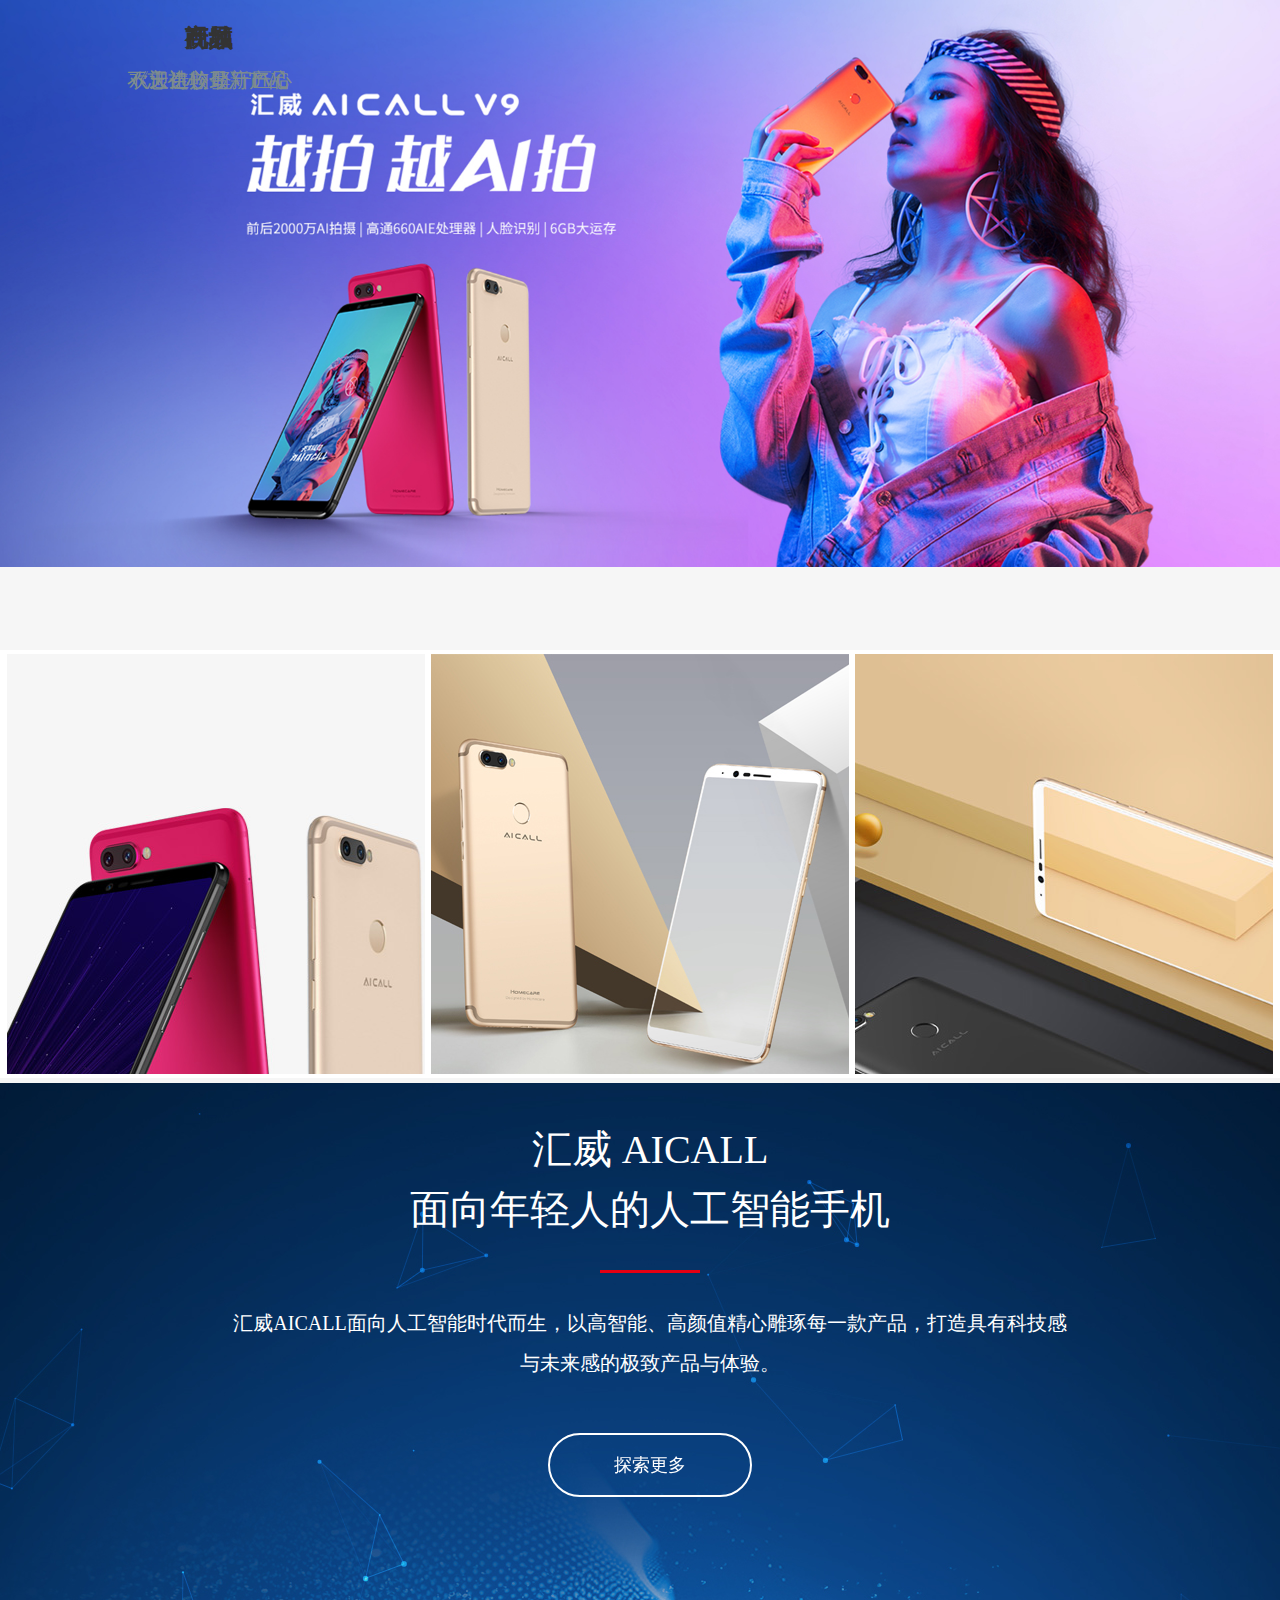
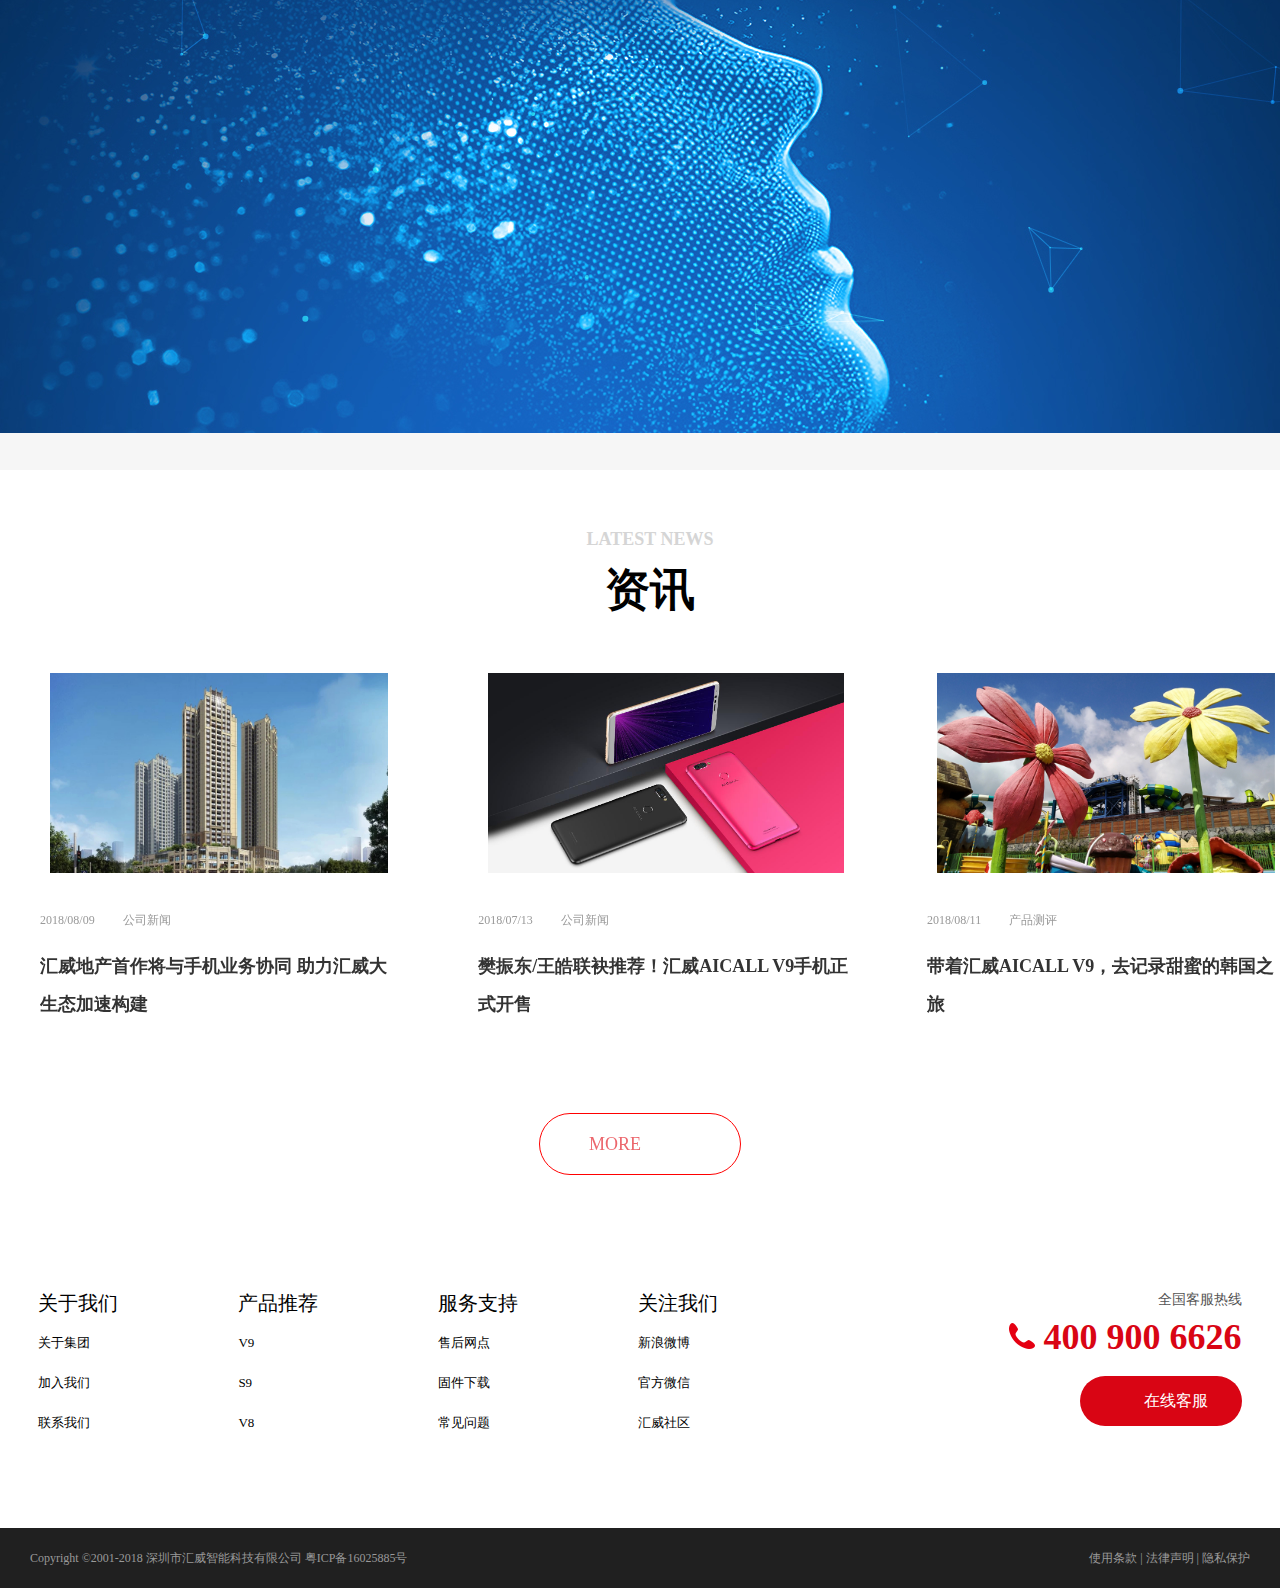
<file: index.html>
<!DOCTYPE html>
<html lang="en">

<head>
    <meta charset="UTF-8">
    <meta name="viewport" content="width=device-width, initial-scale=1.0">
    <meta http-equiv="X-UA-Compatible" content="ie=edge">
    <title>汇威手机AICALL-天生较劲-汇威官网</title>
    <!--style start-->
    <link rel="stylesheet" href="./css/reset.css">
    <link rel="stylesheet" href="./css/style.css">
    <link rel="stylesheet" href="https://use.fontawesome.com/releases/v5.2.0/css/all.css" integrity="sha384-hWVjflwFxL6sNzntih27bfxkr27PmbbK/iSvJ+a4+0owXq79v+lsFkW54bOGbiDQ"
        crossorigin="anonymous">
    <link rel="stylesheet" href="./js/main.js">

</head>

<body class="l-main">
    <!--header start-->
    <header>
        <div class="nav-header">
            <div class="nav-bar">
                <div class="logo">
                    <a href="index.html"><img src="./images/logo.png" alt="logo"></a>
                </div>
                <div class="nav-menu">
                    <ul class="g-nav-flx">
                        <li>
                            <a href="index.html">首页</a>
                        </li>
                        <li>
                            <a href="about.html">关于汇威</a>
                        </li>
                        <li class="submenu">
                            <a href="product.html">产品</a>
                            <div class="submenu-list">
                                <a href="#">
                                    <div class="submenu-img">
                                        <img src="./images/list2/submenu1.jpg" alt="图片">
                                    </div>
                                    <div class="submenu-content">
                                        <p>AICALL V9</p>
                                        <p>2399元起</p>
                                    </div>
                                </a>
                                <a href="#">
                                    <div class="submenu-img">
                                        <img src="./images/list2/submenu2.png" alt="图片">
                                    </div>
                                    <div class="submenu-content">
                                        <p>AICALL S9</p>
                                        <p>即将上市</p>
                                    </div>
                                </a>
                                <a href="#">
                                    <div class="submenu-img">
                                        <img src="./images/list2/submenu3.png" alt="图片">
                                    </div>
                                    <div class="submenu-content">
                                        <p>V8</p>
                                        <p>1999元起</p>
                                    </div>
                                </a>
                            </div>
                        </li>
                        <li>
                            <a href="information.html">资讯</a>
                        </li>
                        <li>
                            <a href="shopping.html">在线商城</a>
                        </li>
                        <li>
                            <a href="http://tieba.baidu.com/f?kw=%BB% class=" g-tips"E3%CD%FE%CA%D6%BB%FA&fr=ala0&tpl=5&traceid=">社区</a>
                        </li>
                        <li>
                            <a href="
                                service.html">服务支持</a>
                        </li>
                    </ul>
                </div>
                <div class="icon">
                    <div class="search">
                        <i class="fas fa-search"></i>
                    </div>
                    <span>|</span>
                    <a href="register.html">
                        <i class="far fa-user"></i>
                    </a>
                    <span>|</span>
                    <div class="language">
                        <i class="fas fa-compact-disc"></i>
                    </div>
                </div>
            </div>
        </div>
    </header>
    <!--header end-->
    <!--main start-->
    <main>
        <div class="banner">
            <div class="swiper-wrapper">
                <a href="aicallv9.html">
                    <div class="a_img">
                        <img src="./images/banner/banner1.jpg" alt="轮播图">
                    </div>
                </a>
            </div>
            <div class="list1">
                <ul>
                    <li>
                        <div class="list-bg" style="background-image: url(./images/phoneinformation/phone.jpg)">
                            <a href="product.html">
                                <div class="txt">
                                    <h4>产品</h4>
                                    <p>不忘初心 坚守匠心</p>
                                </div>
                            </a>
                        </div>
                    </li>
                    <li>
                        <div class="list-bg" style="background-image: url(./images/phoneinformation/phone1.jpg)">
                            <a href="#">
                                <div class="txt">
                                    <h4>视频</h4>
                                    <p>《天生较劲》TVC</p>
                                </div>
                            </a>
                        </div>

                    </li>
                    <li>
                        <div class="list-bg" style="background-image: url(./images/phoneinformation/phone2.jpg)">
                            <a href="shooping.html">
                                <div class="txt">
                                    <h4>商城</h4>
                                    <p>欢迎选购最新产品</p>
                                </div>
                            </a>
                        </div>

                    </li>
                </ul>
            </div>

            <div class="list2" style="background-image:url(./images/background/homepage.jpg)">
                <div class="layout">
                    <div class="word">
                        <h3>
                            汇威 AICALL
                            <br> 面向年轻人的人工智能手机
                        </h3>
                        <div class="line"></div>
                        <p>汇威AICALL面向人工智能时代而生，以高智能、高颜值精心雕琢每一款产品，打造具有科技感与未来感的极致产品与体验。</p>
                        <a href="about.html" class="more">
                            <span class="more-content">探索更多
                                <i class="fal fa-long-arrow-right"></i>
                            </span>
                        </a>
                    </div>
                </div>
            </div>
            <div class="list3">
                <div class="title">
                    <h5>latest news</h5>
                    <h4>资讯</h4>
                </div>
                <div class="title-details">
                    <ul>
                        <li>
                            <a href="new1.html">
                                <div class="details-img">

                                    <img src="./images/information/information.jpg" alt="">
                                </div>
                                <div class="details-word">
                                    <h5>
                                        <span>2018/08/09</span>
                                        <span>公司新闻</span>
                                    </h5>
                                    <h4>汇威地产首作将与手机业务协同 助力汇威大生态加速构建</h4>
                                </div>
                            </a>
                        </li>
                        <li>
                            <a href="#">
                                <div class="details-img">

                                    <img src="./images/information/content3.png" alt="">
                                </div>
                                <div class="details-word">

                                    <h5>
                                        <span>2018/07/13</span>
                                        <span>公司新闻</span>
                                    </h5>
                                    <h4>樊振东/王皓联袂推荐！汇威AICALL V9手机正式开售</h4>
                                </div>
                            </a>
                        </li>
                        <li>
                            <a href="new3.html">
                                <div class="details-img">

                                    <img src="./images/information/information1.jpg" alt="">
                                </div>
                                <div class="details-word">

                                    <h5>
                                        <span>2018/08/11</span>
                                        <span>产品测评</span>
                                    </h5>
                                    <h4>带着汇威AICALL V9，去记录甜蜜的韩国之旅</h4>
                                </div>
                            </a>
                        </li>
                    </ul>
                    <a href="information.html" class="more">
                        <span>more</span>
                    </a>
                </div>
            </div>
        </div>
    </main>
    <!--main end-->

    <!--footer start-->
    <footer>
        <div class="footertop">
            <div class="layout">
                <div class="weblink">
                    <dl>
                        <dt>
                            <a href="">关于我们</a>
                        </dt>
                        <dd>
                            <a href="">关于集团</a>
                        </dd>
                        <dd>
                            <a href="">加入我们</a>
                        </dd>
                        <dd>
                            <a href="">联系我们</a>
                        </dd>
                    </dl>
                    <dl>
                        <dt>
                            <a href="">产品推荐</a>
                        </dt>
                        <dd>
                            <a href="">V9</a>
                        </dd>
                        <dd>
                            <a href="">S9</a>
                        </dd>
                        <dd>
                            <a href="">V8</a>
                        </dd>
                    </dl>
                    <dl>
                        <dt>
                            <a href="">服务支持</a>
                        </dt>
                        <dd>
                            <a href="">售后网点</a>
                        </dd>
                        <dd>
                            <a href="">固件下载</a>
                        </dd>
                        <dd>
                            <a href="">常见问题</a>
                        </dd>
                    </dl>
                    <dl>
                        <dt>
                            <a href="">关注我们</a>
                        </dt>
                        <dd>
                            <a href="">新浪微博</a>
                        </dd>
                        <dd>
                            <a href="">官方微信</a>
                        </dd>
                        <dd>
                            <a href="">汇威社区</a>
                        </dd>
                    </dl>
                </div>
                <div class="service">
                    <div class="line">
                        <p class="tip">全国客服热线</p>
                        <p class="call">
                            <img src="./images/footer/call.png" alt="电话">
                            400 900 6626
                        </p>
                        <a class="ser" href="">在线客服</a>
                    </div>
                </div>
            </div>
        </div>
        <div class="footer-bottom">
            <div class="record ">
                <div class="copyright">Copyright ©2001-2018 深圳市汇威智能科技有限公司 粤ICP备16025885号 </div>
                <div class="link">
                    <a href="">使用条款</a>
                    <span>|</span>
                    <a href="">法律声明</a>
                    <span>|</span>
                    <a href="">隐私保护</a>
                </div>
            </div>

        </div>
    </footer>
    <!--footer end-->
    <button onclick="topFunction()" id="myBtn" title="回顶部">返回顶部</button>
    <script type="text/javascript" src="js/main.js"></script>
</body>

</html>
</file>
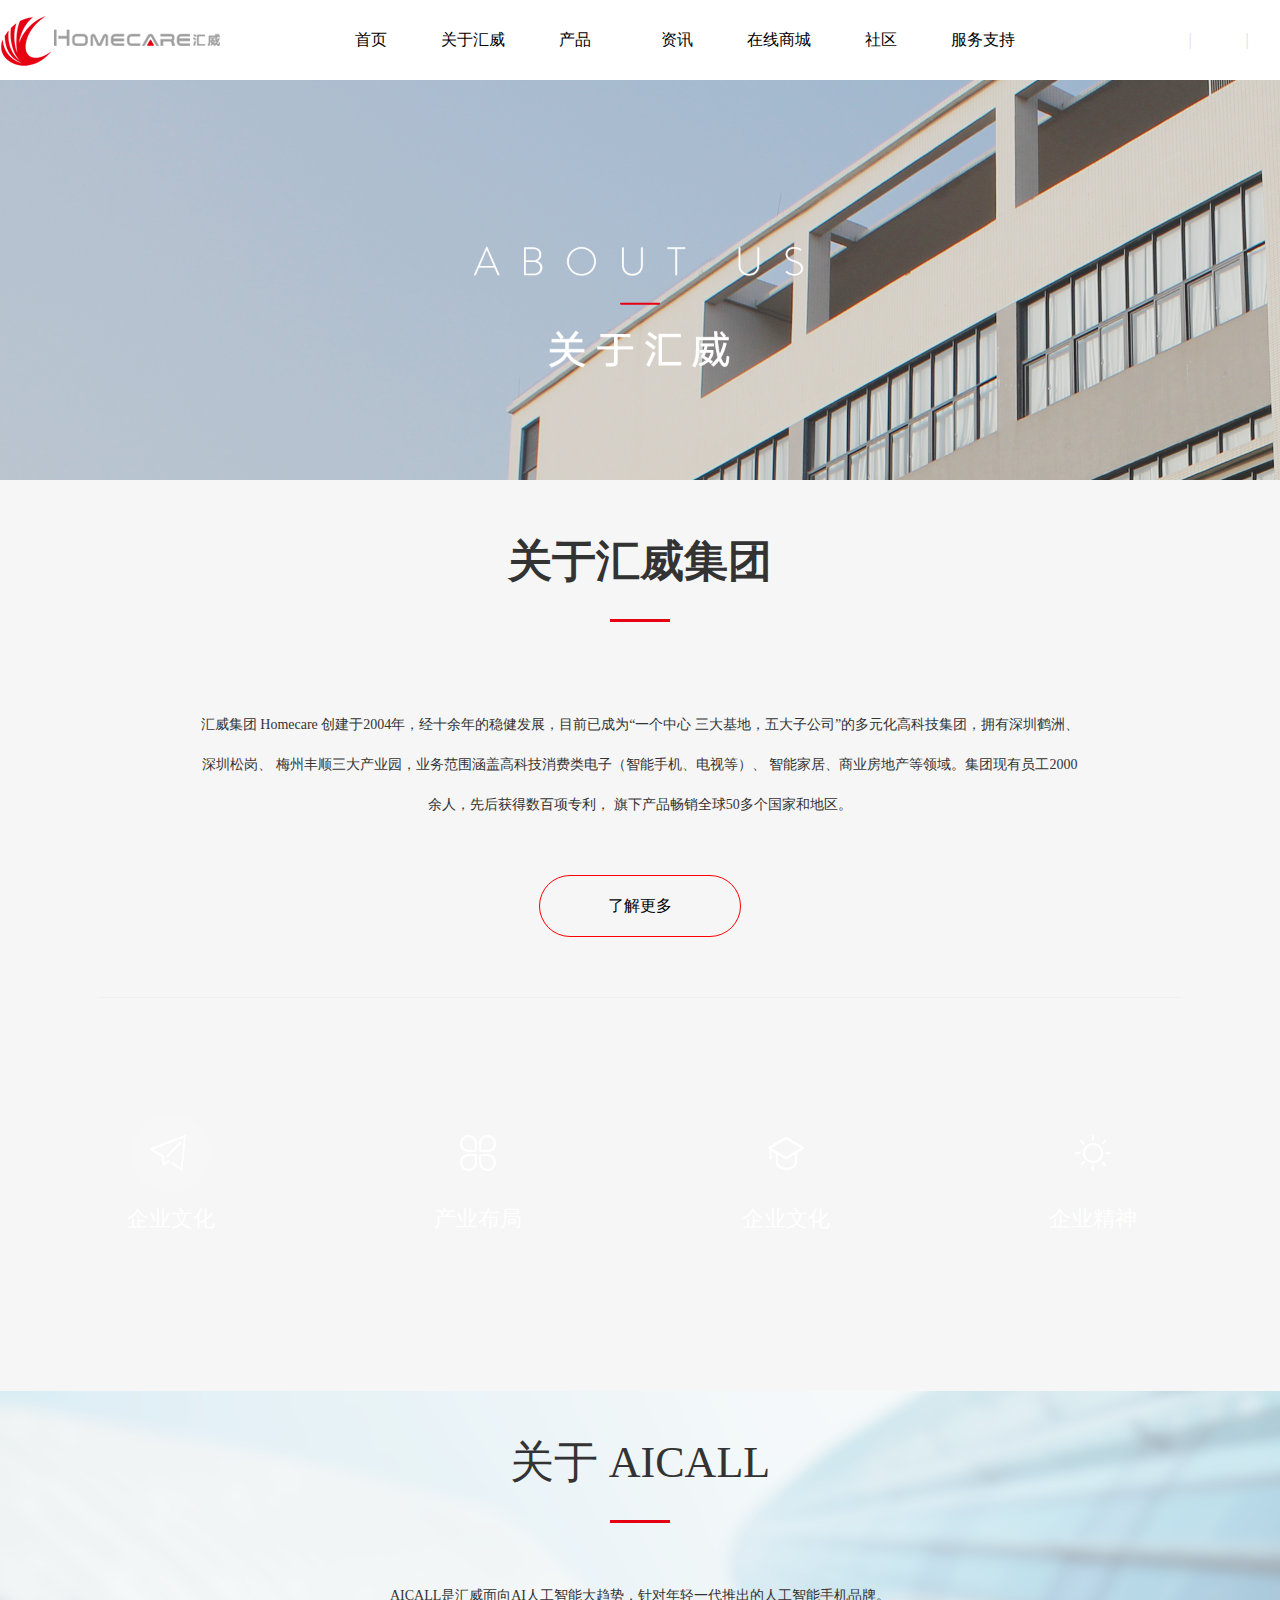
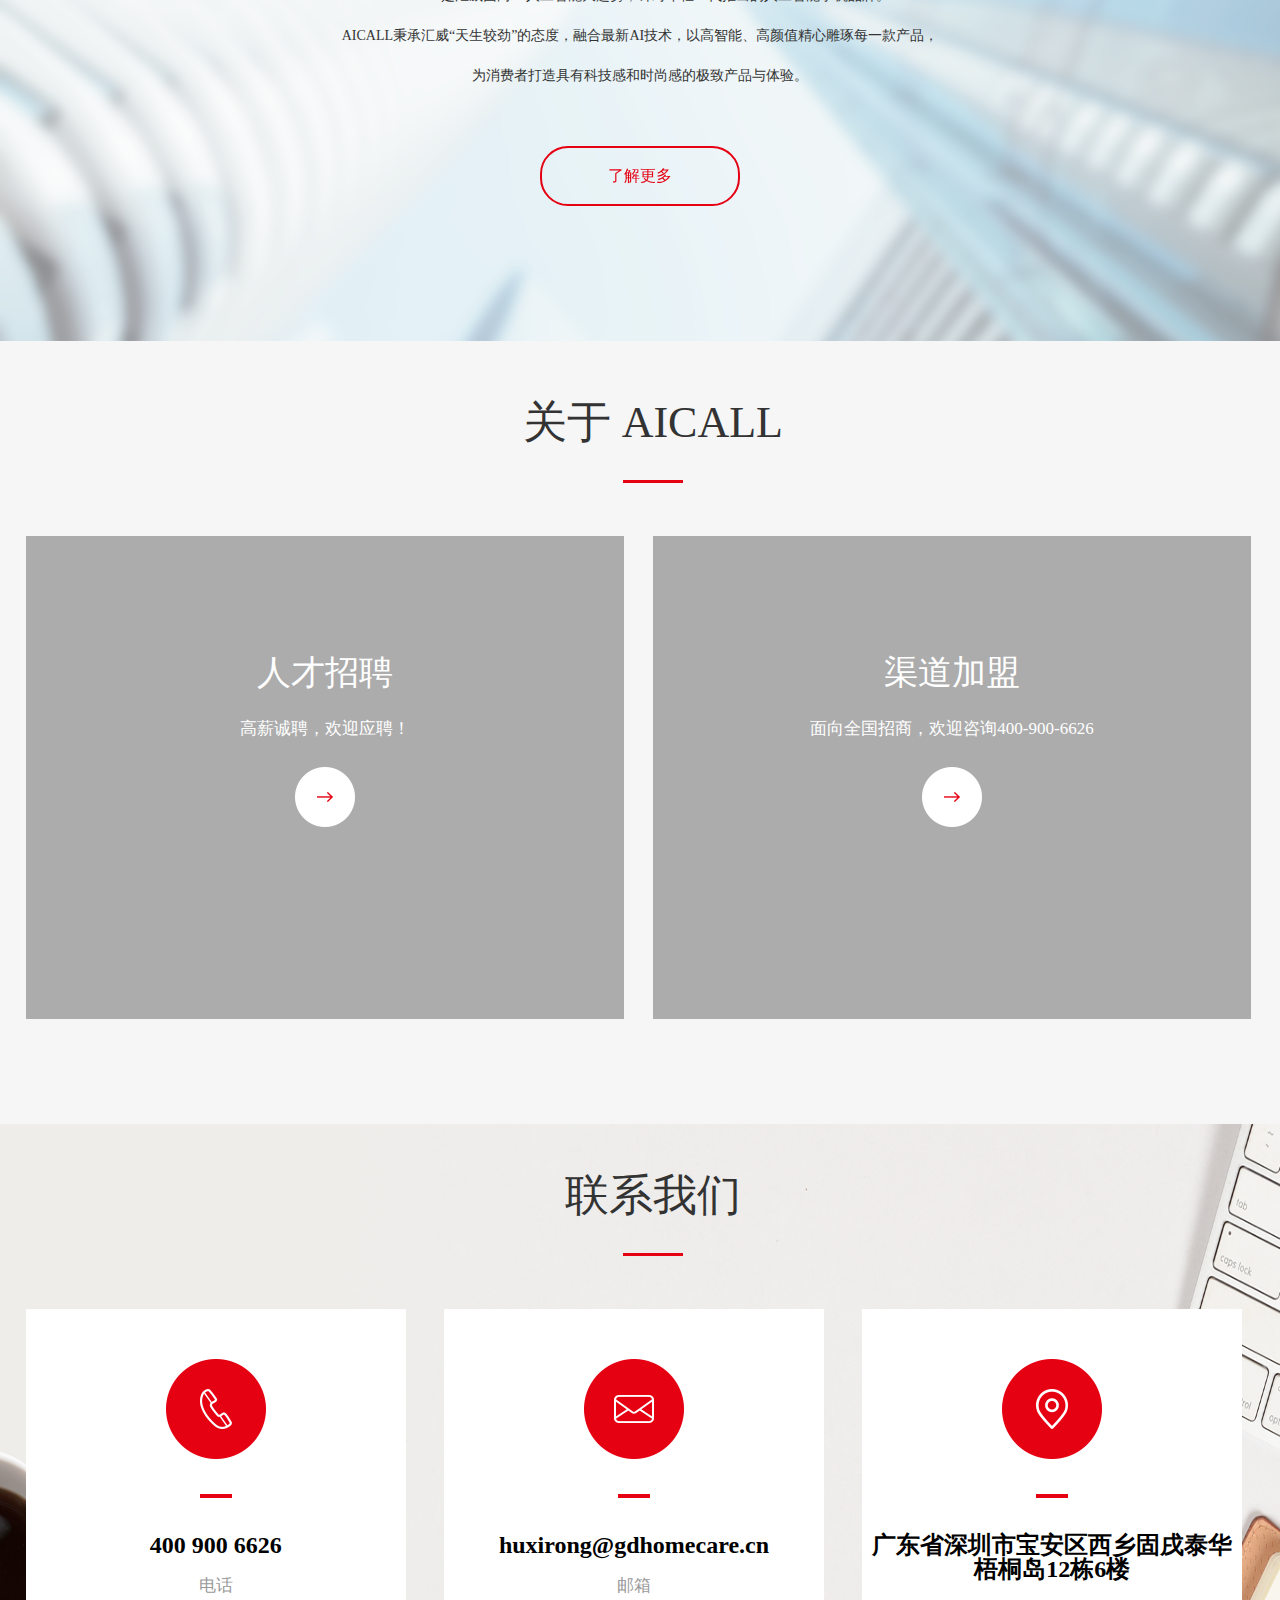
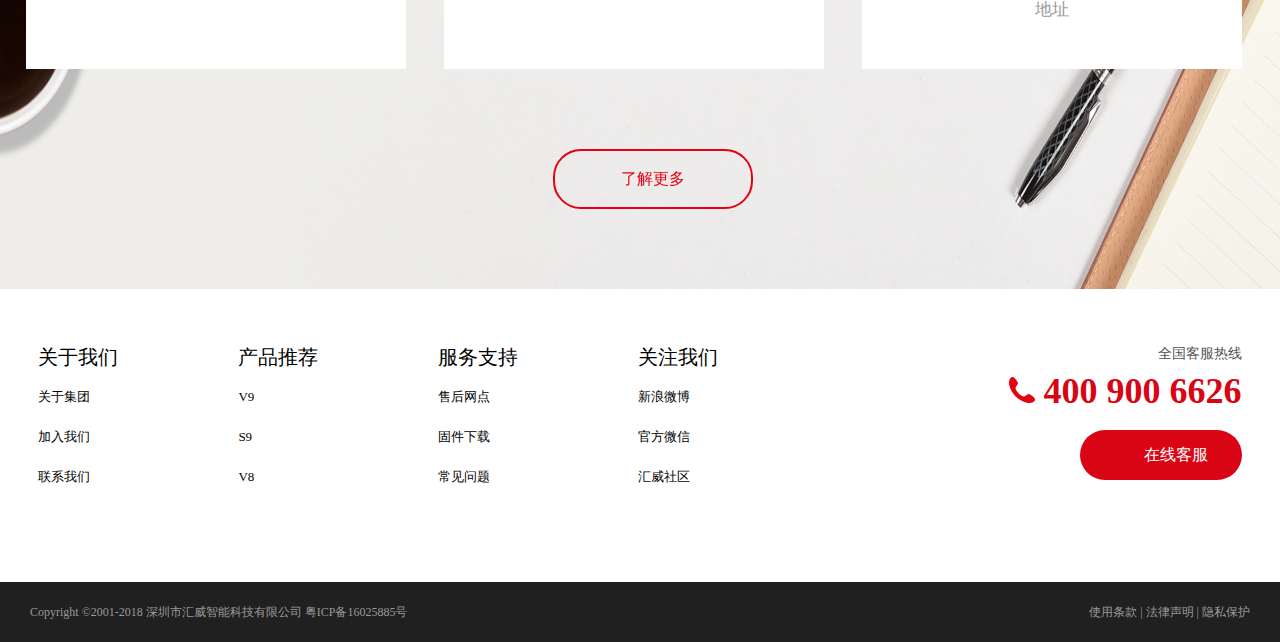
<file: about.html>
<!DOCTYPE html>
<html lang="en">

<head>
    <meta charset="UTF-8">
    <meta name="viewport" content="width=device-width, initial-scale=1.0">
    <meta http-equiv="X-UA-Compatible" content="ie=edge">
    <title>汇威手机AICALL-天生较劲-汇威官网</title>
    <!--style start-->
    <link rel="stylesheet" href="./css/reset.css">
    <link rel="stylesheet" href="./css/style.css">
    <link rel="stylesheet" href="https://use.fontawesome.com/releases/v5.2.0/css/all.css" integrity="sha384-hWVjflwFxL6sNzntih27bfxkr27PmbbK/iSvJ+a4+0owXq79v+lsFkW54bOGbiDQ"
        crossorigin="anonymous">
    <link rel="stylesheet" href="./js/main.js">

</head>

<body class="l-main">
    <!--header start-->
    <header>
        <div class="nav-header">
            <div class="nav-bar">
                <div class="logo">
                    <a href="index.html"><img src="./images/logo.png" alt="logo"></a>
                </div>
                <div class="nav-menu">
                    <ul class="g-nav-flx">
                        <li>
                            <a href="index.html">首页</a>
                        </li>
                        <li>
                            <a href="about.html">关于汇威</a>
                        </li>
                        <li class="submenu">
                            <a href="product.html">产品</a>
                            <div class="submenu-list">
                                <a href="#">
                                    <div class="submenu-img">
                                        <img src="./images/list2/submenu1.jpg" alt="图片">
                                    </div>
                                    <div class="submenu-content">
                                        <p>AICALL V9</p>
                                        <p>2399元起</p>
                                    </div>
                                </a>
                                <a href="#">
                                    <div class="submenu-img">
                                        <img src="./images/list2/submenu2.png" alt="图片">
                                    </div>
                                    <div class="submenu-content">
                                        <p>AICALL S9</p>
                                        <p>即将上市</p>
                                    </div>
                                </a>
                                <a href="#">
                                    <div class="submenu-img">
                                        <img src="./images/list2/submenu3.png" alt="图片">
                                    </div>
                                    <div class="submenu-content">
                                        <p>V8</p>
                                        <p>1999元起</p>
                                    </div>
                                </a>
                            </div>
                        </li>
                        <li>
                            <a href="information.html">资讯</a>
                        </li>
                        <li>
                            <a href="shopping.html">在线商城</a>
                        </li>
                        <li>
                            <a href="http://tieba.baidu.com/f?kw=%BB% class=" g-tips"E3%CD%FE%CA%D6%BB%FA&fr=ala0&tpl=5&traceid=">社区</a>
                        </li>
                        <li>
                            <a href="
                                service.html">服务支持</a>
                        </li>
                    </ul>
                </div>
                <div class="icon">
                    <div class="search">
                        <i class="fas fa-search"></i>
                    </div>
                    <span>|</span>
                    <a href="register.html">
                        <i class="far fa-user"></i>
                    </a>
                    <span>|</span>
                    <div class="language">
                        <i class="fas fa-compact-disc"></i>
                    </div>
                </div>
            </div>
        </div>
    </header>
    <!--header end-->
    <!--main start-->
    <main>
        <div class="banner">
            <div class="about-wrapper">
                <a href="#" class="about_img">
                </a>
            </div>
            <div class="g-wrap">
                <div class="g-aboutmore1">
                    <div class="g-layout">
                        <div class="g-title">
                            <h2>关于汇威集团</h2>
                            <span></span>
                        </div>
                        <div class="g-content">
                            <p>汇威集团 Homecare 创建于2004年，经十余年的稳健发展，目前已成为“一个中心 三大基地，五大子公司”的多元化高科技集团，拥有深圳鹤洲、深圳松岗、 梅州丰顺三大产业园，业务范围涵盖高科技消费类电子（智能手机、电视等）、 智能家居、商业房地产等领域。集团现有员工2000余人，先后获得数百项专利， 旗下产品畅销全球50多个国家和地区。
                            </p>
                            <div class="g-more">
                                <span>了解更多</span>
                            </div>
                        </div>
                        <ul class="g-morelist">
                            <li>
                                <a href="#">
                                    <div class="g-pic">
                                        <img src="./images/about/l_img1.png" alt="">
                                    </div>
                                    <div class="g-picbox">
                                        <div class="g-picbox-wrap">
                                            <i>
                                                <img src="./images/about/l_icon1.png" alt="">
                                            </i>
                                            <p>企业文化</p>
                                        </div>
                                    </div>
                                </a>
                            </li>
                            <li>
                                <a href="#">
                                    <div class="g-pic">
                                        <img src="./images/about/l_img2.png" alt="">
                                    </div>
                                    <div class="g-picbox">
                                        <div class="g-picbox-wrap">
                                            <i>
                                                <img src="./images/about/l_icon2.png" alt="">
                                            </i>
                                            <p>产业布局</p>
                                        </div>
                                    </div>
                                </a>
                            </li>
                            <li>
                                <a href="#">
                                    <div class="g-pic">
                                        <img src="./images/about/l_img3.png" alt="">
                                    </div>
                                    <div class="g-picbox">
                                        <div class="g-picbox-wrap">
                                            <i>
                                                <img src="./images/about/l_icon3.png" alt="">
                                            </i>
                                            <p>企业文化</p>
                                        </div>
                                    </div>
                                </a>
                            </li>
                            <li>
                                <a href="#">
                                    <div class="g-pic">
                                        <img src="./images/about/l_img4.png" alt="">
                                    </div>
                                    <div class="g-picbox">
                                        <div class="g-picbox-wrap">
                                            <i>
                                                <img src="./images/about/l_icon4.png" alt="">
                                            </i>
                                            <p>企业精神</p>
                                        </div>
                                    </div>
                                </a>
                            </li>
                        </ul>
                    </div>
                </div>
    
                <div class="g-aboutmore2">
                    <div class="g-layout">
                        <div class="g-abouttitle">
                            <h2>关于 AICALL</h2>
                            <span></span>
                        </div>
                        <div class="g-aboutcontent">
                            <div class="g-abouttxt">
                                <p>
                                    AICALL是汇威面向AI人工智能大趋势，针对年轻一代推出的人工智能手机品牌。
                                    <br> AICALL秉承汇威“天生较劲”的态度，融合最新AI技术，以高智能、高颜值精心雕琢每一款产品，
                                    <br> 为消费者打造具有科技感和时尚感的极致产品与体验。
                                </p>
                            </div>
                            <div class="txtmore">
                                <a href="#">了解更多</a>
                            </div>
                        </div>
                    </div>
                </div>
    
                <div class="g-aboutmore3">
                    <div class="more-layout">
                        <div class="g-abouttitle">
                            <h2>关于 AICALL</h2>
                            <span></span>
                        </div>
                        <ul class="g-aboutadd">
                            <li>
                                <a href="#">
                                    <div class="g-pic">
                                        <img src="./images/about/l_img3_add .png" alt="">
                                    </div>
                                    <div class="g-ad">
                                        <h2>人才招聘</h2>
                                        <p>高薪诚聘，欢迎应聘！</p>
                                        <img src="./images/about/l_icon2_right.png" alt="">
                                    </div>
                                </a>
                            </li>
                            <li>
                                <a href="#">
                                    <div class="g-pic">
                                        <img src="./images/about/l_img3_add (1).png" alt="">
                                    </div>
                                    <div class="g-ad">
                                        <h2>渠道加盟</h2>
                                        <p>面向全国招商，欢迎咨询400-900-6626</p>
                                        <img src="./images/about/l_icon2_right.png" alt="">
                                    </div>
                                </a>
                            </li>
                        </ul>
                    </div>
                </div>
    
                <div class="g-aboutmore4">
                    <div class="more-layout">
                        <div class="g-abouttitle">
                            <h2>联系我们</h2>
                            <span></span>
                        </div>
                        <div class="g-aboutmore4-con">
                            <ul class="g-aboutmore4-list">
                                <li>
                                    <img src="./images/about/l_icon33.png" alt="电话">
                                    <span></span>
                                    <h2>400 900 6626</h2>
                                    <p>电话</p>
                                </li>
                                <li>
                                    <img src="./images/about/l_icon44.png" alt="邮箱">
                                    <span></span>
                                    <h2>huxirong@gdhomecare.cn</h2>
                                    <p>邮箱</p>
                                </li>
                                <li>
                                    <img src="./images/about/l_icon55.png" alt="地址">
                                    <span></span>
                                    <h2>广东省深圳市宝安区西乡固戌泰华梧桐岛12栋6楼</h2>
                                    <p>地址</p>
                                </li>
                            </ul>
                            <div class="txtmore">
                                <a href="#">了解更多</a>
                            </div>
                        </div>
                    </div>
                </div>
    
            </div>
        </div>
    </main>
    <!--main end-->

    <!--footer start-->
    <footer>
        <div class="footertop">
            <div class="layout">
                <div class="weblink">
                    <dl>
                        <dt>
                            <a href="">关于我们</a>
                        </dt>
                        <dd>
                            <a href="">关于集团</a>
                        </dd>
                        <dd>
                            <a href="">加入我们</a>
                        </dd>
                        <dd>
                            <a href="">联系我们</a>
                        </dd>
                    </dl>
                    <dl>
                        <dt>
                            <a href="">产品推荐</a>
                        </dt>
                        <dd>
                            <a href="">V9</a>
                        </dd>
                        <dd>
                            <a href="">S9</a>
                        </dd>
                        <dd>
                            <a href="">V8</a>
                        </dd>
                    </dl>
                    <dl>
                        <dt>
                            <a href="">服务支持</a>
                        </dt>
                        <dd>
                            <a href="">售后网点</a>
                        </dd>
                        <dd>
                            <a href="">固件下载</a>
                        </dd>
                        <dd>
                            <a href="">常见问题</a>
                        </dd>
                    </dl>
                    <dl>
                        <dt>
                            <a href="">关注我们</a>
                        </dt>
                        <dd>
                            <a href="">新浪微博</a>
                        </dd>
                        <dd>
                            <a href="">官方微信</a>
                        </dd>
                        <dd>
                            <a href="">汇威社区</a>
                        </dd>
                    </dl>
                </div>
                <div class="service">
                    <div class="line">
                        <p class="tip">全国客服热线</p>
                        <p class="call">
                            <img src="./images/footer/call.png" alt="电话">
                            400 900 6626
                        </p>
                        <a class="ser" href="">在线客服</a>
                    </div>
                </div>
            </div>
        </div>
        <div class="footer-bottom">
            <div class="record ">
                <div class="copyright">Copyright ©2001-2018 深圳市汇威智能科技有限公司 粤ICP备16025885号 </div>
                <div class="link">
                    <a href="">使用条款</a>
                    <span>|</span>
                    <a href="">法律声明</a>
                    <span>|</span>
                    <a href="">隐私保护</a>
                </div>
            </div>

        </div>
    </footer>
    <!--footer end-->
    <button onclick="topFunction()" id="myBtn" title="回顶部">返回顶部</button>
    <script type="text/javascript" src="js/main.js"></script>
</body>

</html>
</file>
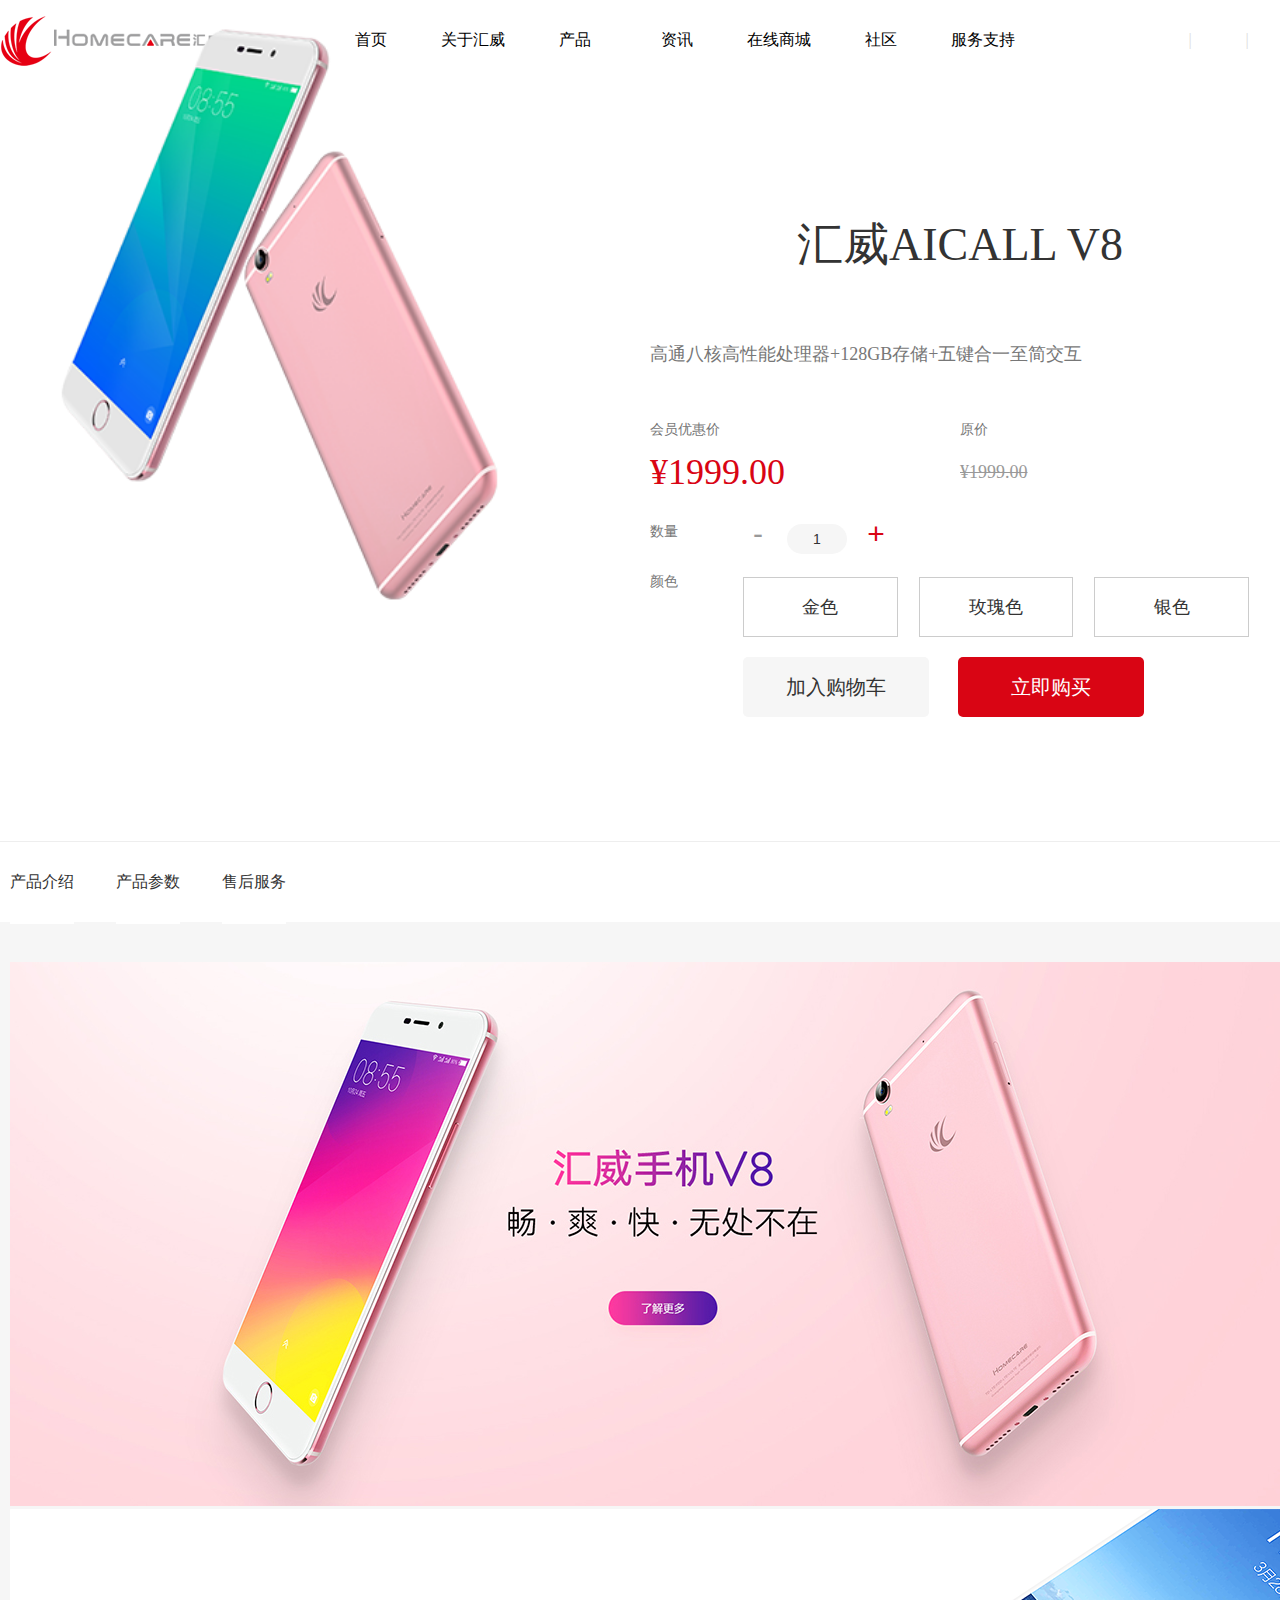
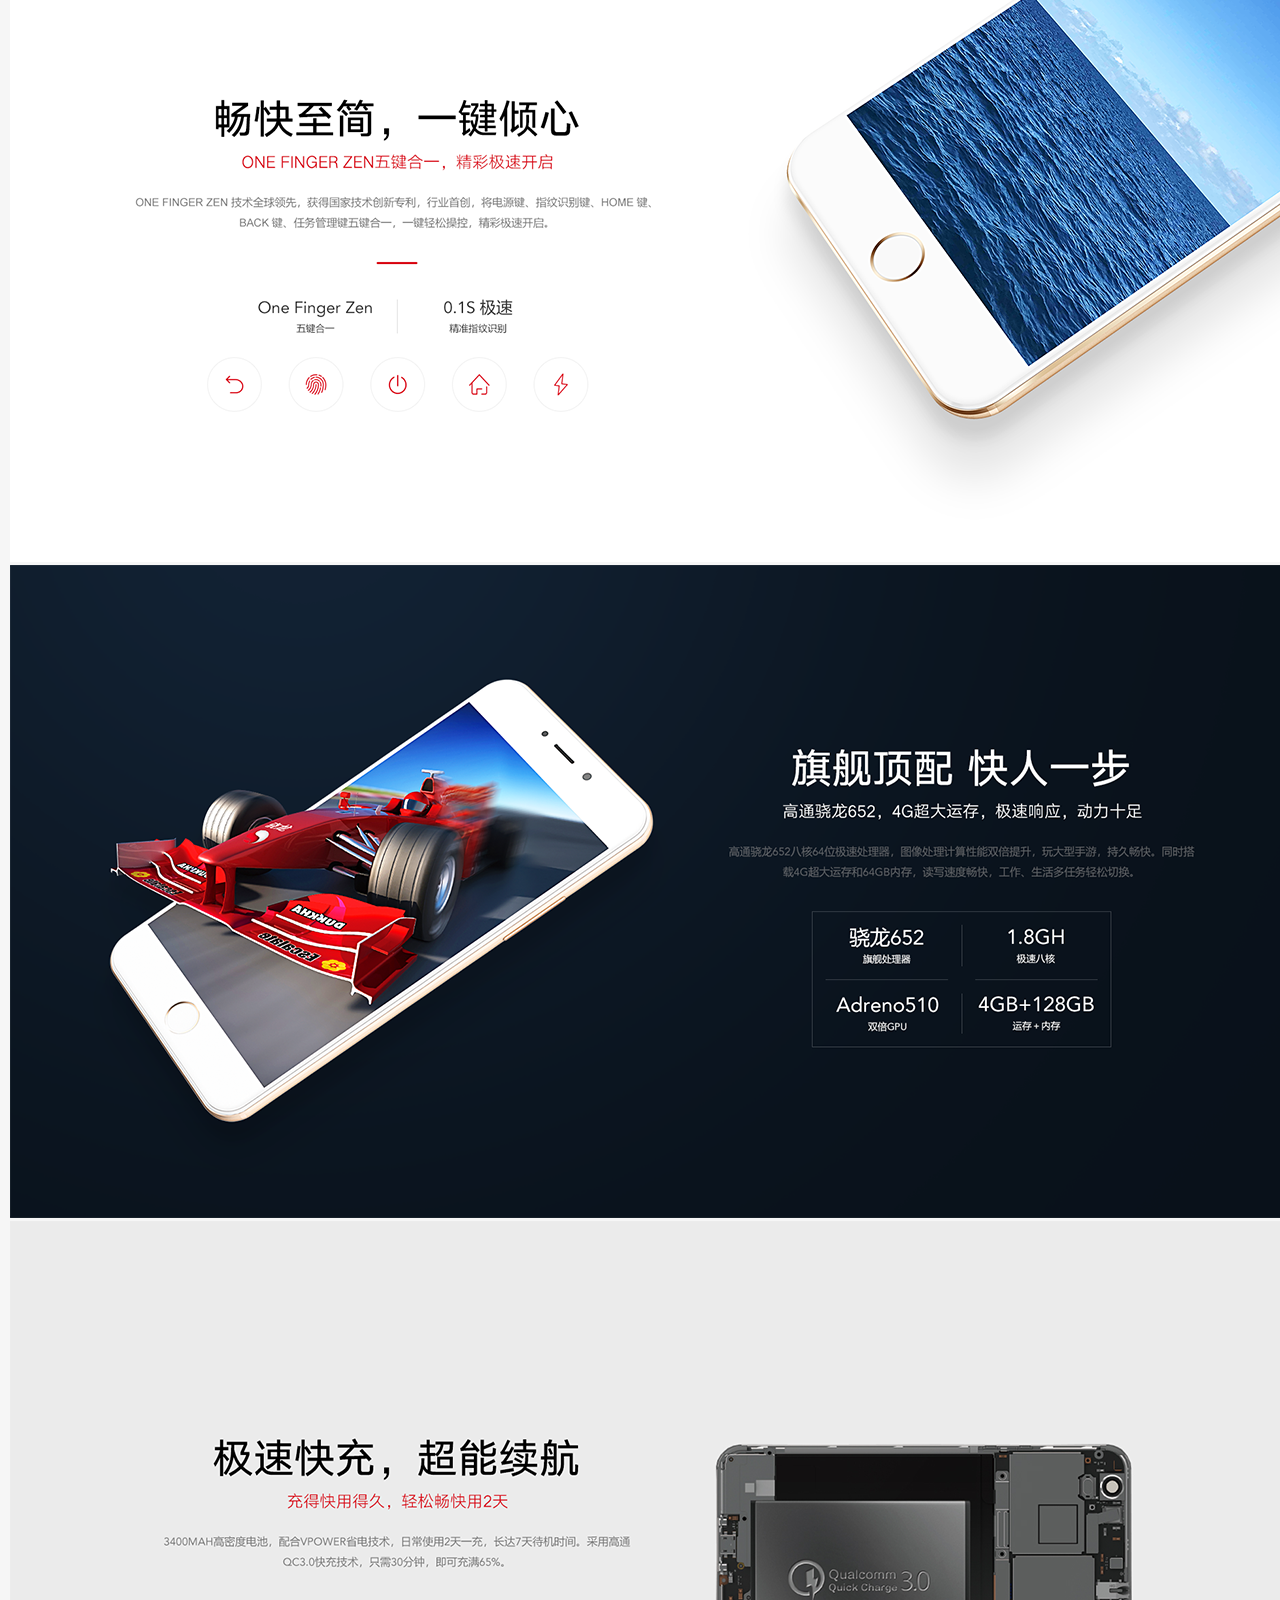
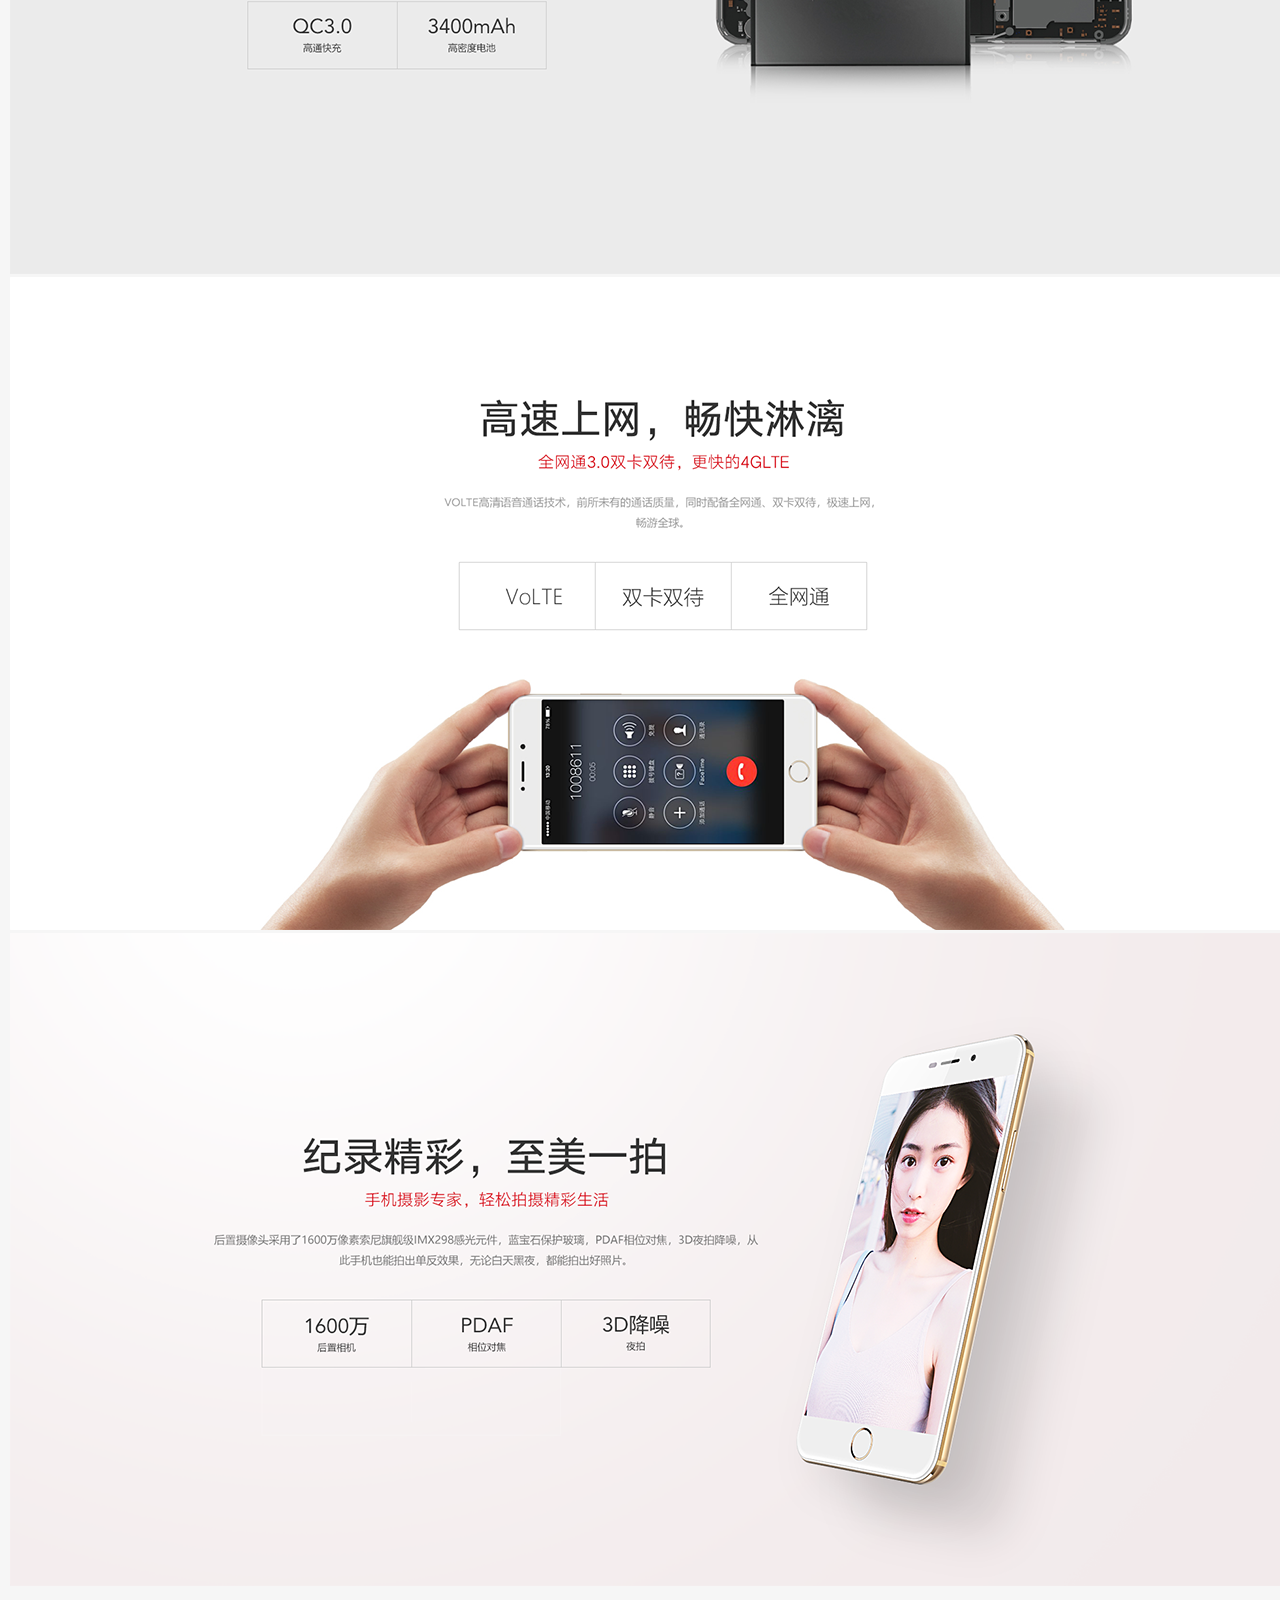
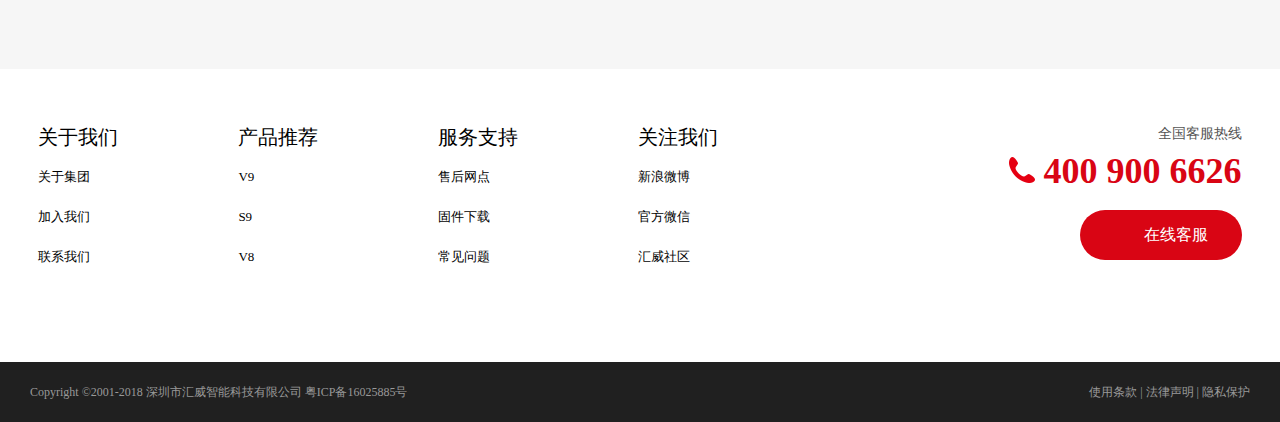
<file: aicallv8.html>
<!DOCTYPE html>
<html lang="en">

<head>
    <meta charset="UTF-8">
    <meta name="viewport" content="width=device-width, initial-scale=1.0">
    <meta http-equiv="X-UA-Compatible" content="ie=edge">
    <title>汇威手机AICALL-天生较劲-汇威官网</title>
    <!--style start-->
    <link rel="stylesheet" href="./css/reset.css">
    <link rel="stylesheet" href="./css/style.css">
    <link rel="stylesheet" href="https://use.fontawesome.com/releases/v5.2.0/css/all.css" integrity="sha384-hWVjflwFxL6sNzntih27bfxkr27PmbbK/iSvJ+a4+0owXq79v+lsFkW54bOGbiDQ"
        crossorigin="anonymous">
    <link rel="stylesheet" href="./js/main.js">

</head>

<body class="l-main">
    <!--header start-->
    <header>
        <div class="nav-header">
            <div class="nav-bar">
                <div class="logo">
                    <a href="index.html"><img src="./images/logo.png" alt="logo"></a>
                </div>
                <div class="nav-menu">
                    <ul class="g-nav-flx">
                        <li>
                            <a href="index.html">首页</a>
                        </li>
                        <li>
                            <a href="about.html">关于汇威</a>
                        </li>
                        <li class="submenu">
                            <a href="product.html">产品</a>
                            <div class="submenu-list">
                                <a href="#">
                                    <div class="submenu-img">
                                        <img src="./images/list2/submenu1.jpg" alt="图片">
                                    </div>
                                    <div class="submenu-content">
                                        <p>AICALL V9</p>
                                        <p>2399元起</p>
                                    </div>
                                </a>
                                <a href="#">
                                    <div class="submenu-img">
                                        <img src="./images/list2/submenu2.png" alt="图片">
                                    </div>
                                    <div class="submenu-content">
                                        <p>AICALL S9</p>
                                        <p>即将上市</p>
                                    </div>
                                </a>
                                <a href="#">
                                    <div class="submenu-img">
                                        <img src="./images/list2/submenu3.png" alt="图片">
                                    </div>
                                    <div class="submenu-content">
                                        <p>V8</p>
                                        <p>1999元起</p>
                                    </div>
                                </a>
                            </div>
                        </li>
                        <li>
                            <a href="information.html">资讯</a>
                        </li>
                        <li>
                            <a href="shooping.html">在线商城</a>
                        </li>
                        <li>
                            <a href="http://tieba.baidu.com/f?kw=%BB%E3%CD%FE%CA%D6%BB%FA&fr=ala0&tpl=5&traceid= ">社区</a>
                        </li>
                        <li>
                            <a href="
                                service.html">服务支持</a>
                        </li>
                    </ul>
                </div>
                <div class="icon">
                    <div class="search">
                        <i class="fas fa-search"></i>
                    </div>
                    <span>|</span>
                    <a href="register.html">
                        <i class="far fa-user"></i>
                    </a>
                    <span>|</span>
                    <div class="language">
                        <i class="fas fa-compact-disc"></i>
                    </div>
                </div>
            </div>
        </div>
    </header>
    <!--header end-->
    <!--main start-->
    <main>
        <div class="g-menu">
            <div class="g-sidebar">
                <a href="#">
                    <img class="sidebar-pic" src="./images/product/v8.png" alt="phone">
                </a>
            </div>
            <div class="g-sidebar">
                <div class="g-tips g-title">汇威AICALL V8</div>
                <div class="g-tips g-msg">高通八核高性能处理器+128GB存储+五键合一至简交互</div>
                <div class="g-tips g-flx">
                    <div class="g-tab">
                        <p class="tab-p1">会员优惠价</p>
                        <p class="tab-p2">¥1999.00</p>
                    </div>
                    <div class="g-tab">
                        <p class="tab-p1">原价</p>
                        <p class="tab-p3">¥1999.00</p>
                    </div>
                </div>
                <div class="g-tips">
                    <span>数量</span>
                    <div class="tips-input">
                        <input class="min" type="button" value="-">
                        <input class="num" type="text" value="1">
                        <input class="max" type="button" value="+">
                    </div>

                </div>
                <div class="g-tips">
                    <span>颜色</span>
                    <ul>
                        <li>金色</li>
                        <li>玫瑰色</li>
                        <li>银色</li>
                    </ul>
                </div>
                <div class="g-tips">
                    <span>&nbsp;</span>
                    <input class="shop-add" type="button" value="加入购物车">
                    <input class="shop-buy" type="button" value="立即购买">
                </div>
            </div>
        </div>
        <div class="g-submenu">
            <div class="submenu-content">产品介绍</div>
            <div class="submenu-content">产品参数</div>
            <div class="submenu-content">售后服务</div>
        </div>
        <div class="g-list">
            <div class="list-pic">
                <img src="./images/product/v8-1.jpg" alt="">
                <img src="./images/product/v8-2.png" alt="">
                <img src="./images/product/v8-3.png" alt="">
                <img src="./images/product/v8-4.png" alt="">
                <img src="./images/product/v8-5.png" alt="">
                <img src="./images/product/v8-6.png" alt="">
            </div>
        </div>
    </main>
    <!--main end-->

    <!--footer start-->
    <footer>
        <div class="footertop">
            <div class="layout">
                <div class="weblink">
                    <dl>
                        <dt>
                            <a href="">关于我们</a>
                        </dt>
                        <dd>
                            <a href="">关于集团</a>
                        </dd>
                        <dd>
                            <a href="">加入我们</a>
                        </dd>
                        <dd>
                            <a href="">联系我们</a>
                        </dd>
                    </dl>
                    <dl>
                        <dt>
                            <a href="">产品推荐</a>
                        </dt>
                        <dd>
                            <a href="">V9</a>
                        </dd>
                        <dd>
                            <a href="">S9</a>
                        </dd>
                        <dd>
                            <a href="">V8</a>
                        </dd>
                    </dl>
                    <dl>
                        <dt>
                            <a href="">服务支持</a>
                        </dt>
                        <dd>
                            <a href="">售后网点</a>
                        </dd>
                        <dd>
                            <a href="">固件下载</a>
                        </dd>
                        <dd>
                            <a href="">常见问题</a>
                        </dd>
                    </dl>
                    <dl>
                        <dt>
                            <a href="">关注我们</a>
                        </dt>
                        <dd>
                            <a href="">新浪微博</a>
                        </dd>
                        <dd>
                            <a href="">官方微信</a>
                        </dd>
                        <dd>
                            <a href="">汇威社区</a>
                        </dd>
                    </dl>
                </div>
                <div class="service">
                    <div class="line">
                        <p class="tip">全国客服热线</p>
                        <p class="call">
                            <img src="./images/footer/call.png" alt="电话">
                            400 900 6626
                        </p>
                        <a class="ser" href="">在线客服</a>
                    </div>
                </div>
            </div>
        </div>
        <div class="footer-bottom">
            <div class="record ">
                <div class="copyright">Copyright ©2001-2018 深圳市汇威智能科技有限公司 粤ICP备16025885号 </div>
                <div class="link">
                    <a href="">使用条款</a>
                    <span>|</span>
                    <a href="">法律声明</a>
                    <span>|</span>
                    <a href="">隐私保护</a>
                </div>
            </div>

        </div>
    </footer>
    <!--footer end-->
    <button onclick="topFunction()" id="myBtn" title="回顶部">返回顶部</button>
    <script type="text/javascript" src="js/main.js"></script>
</body>

</html>
</file>
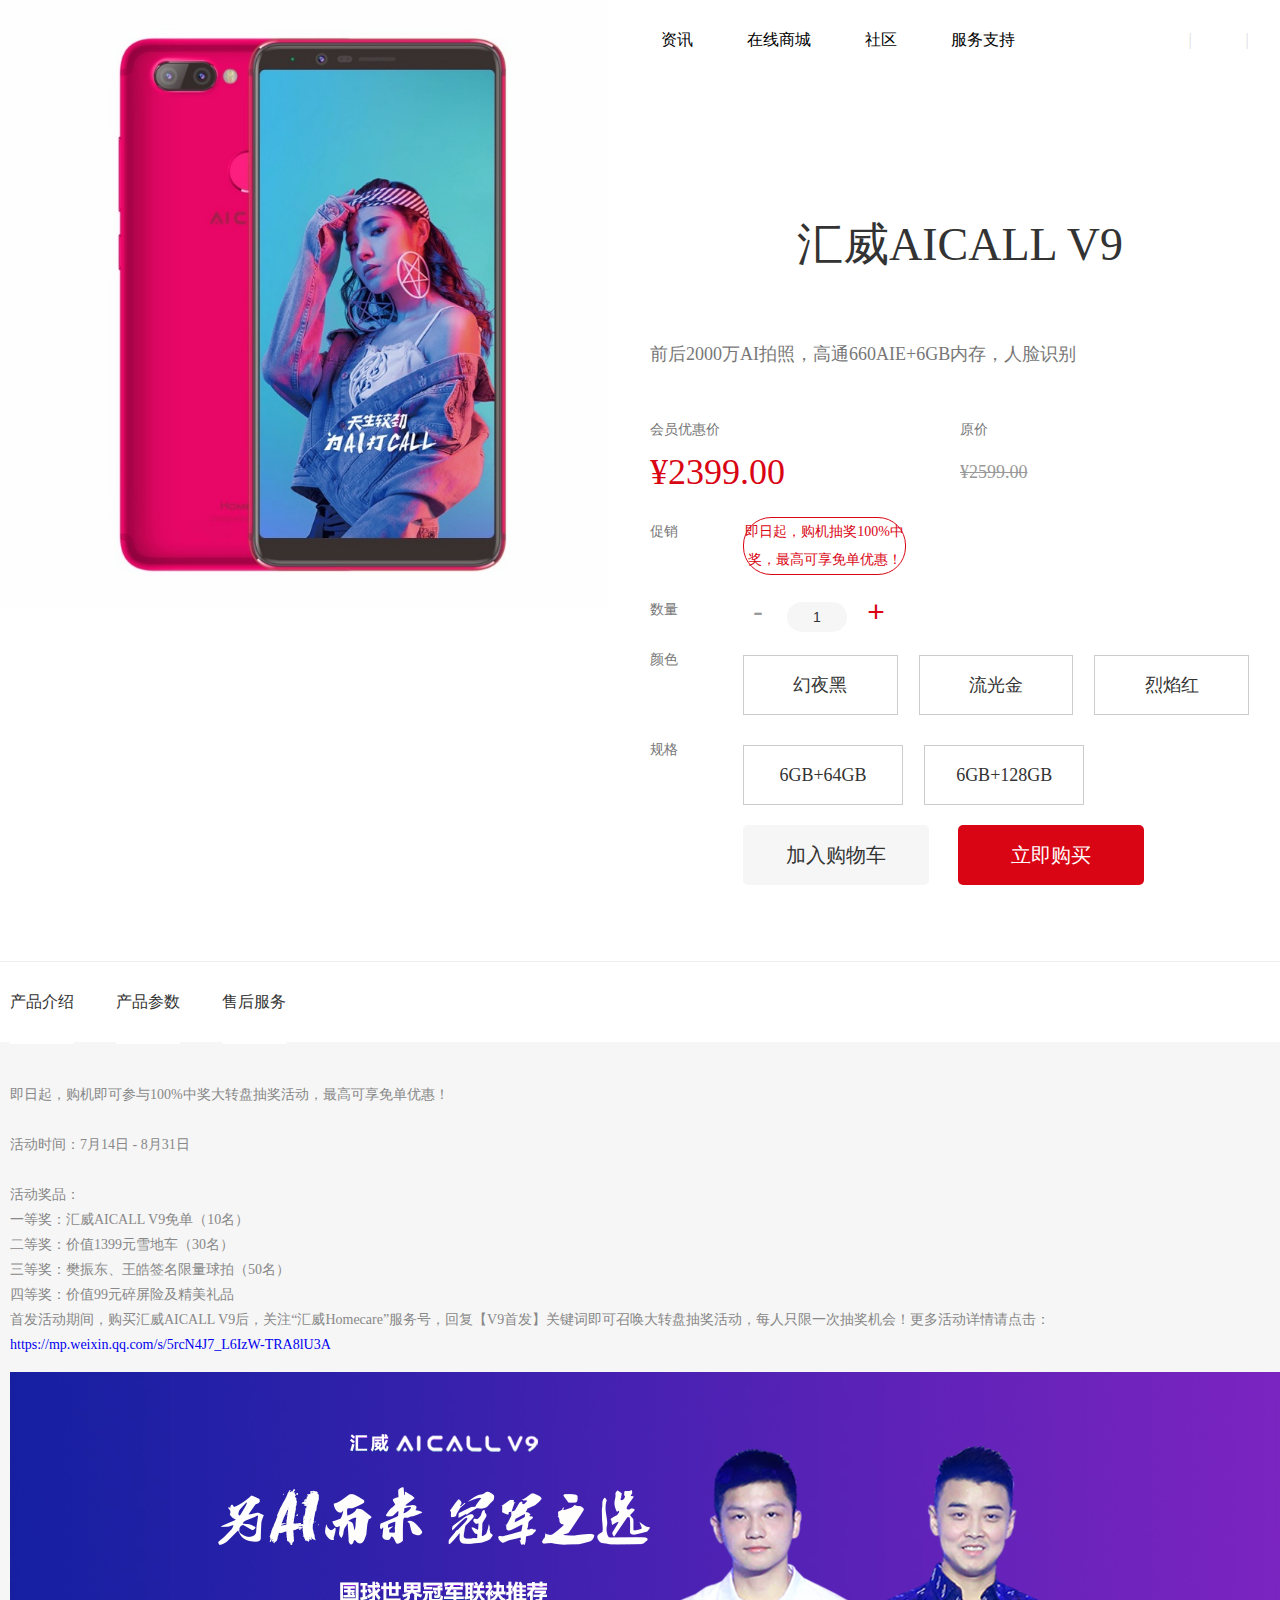
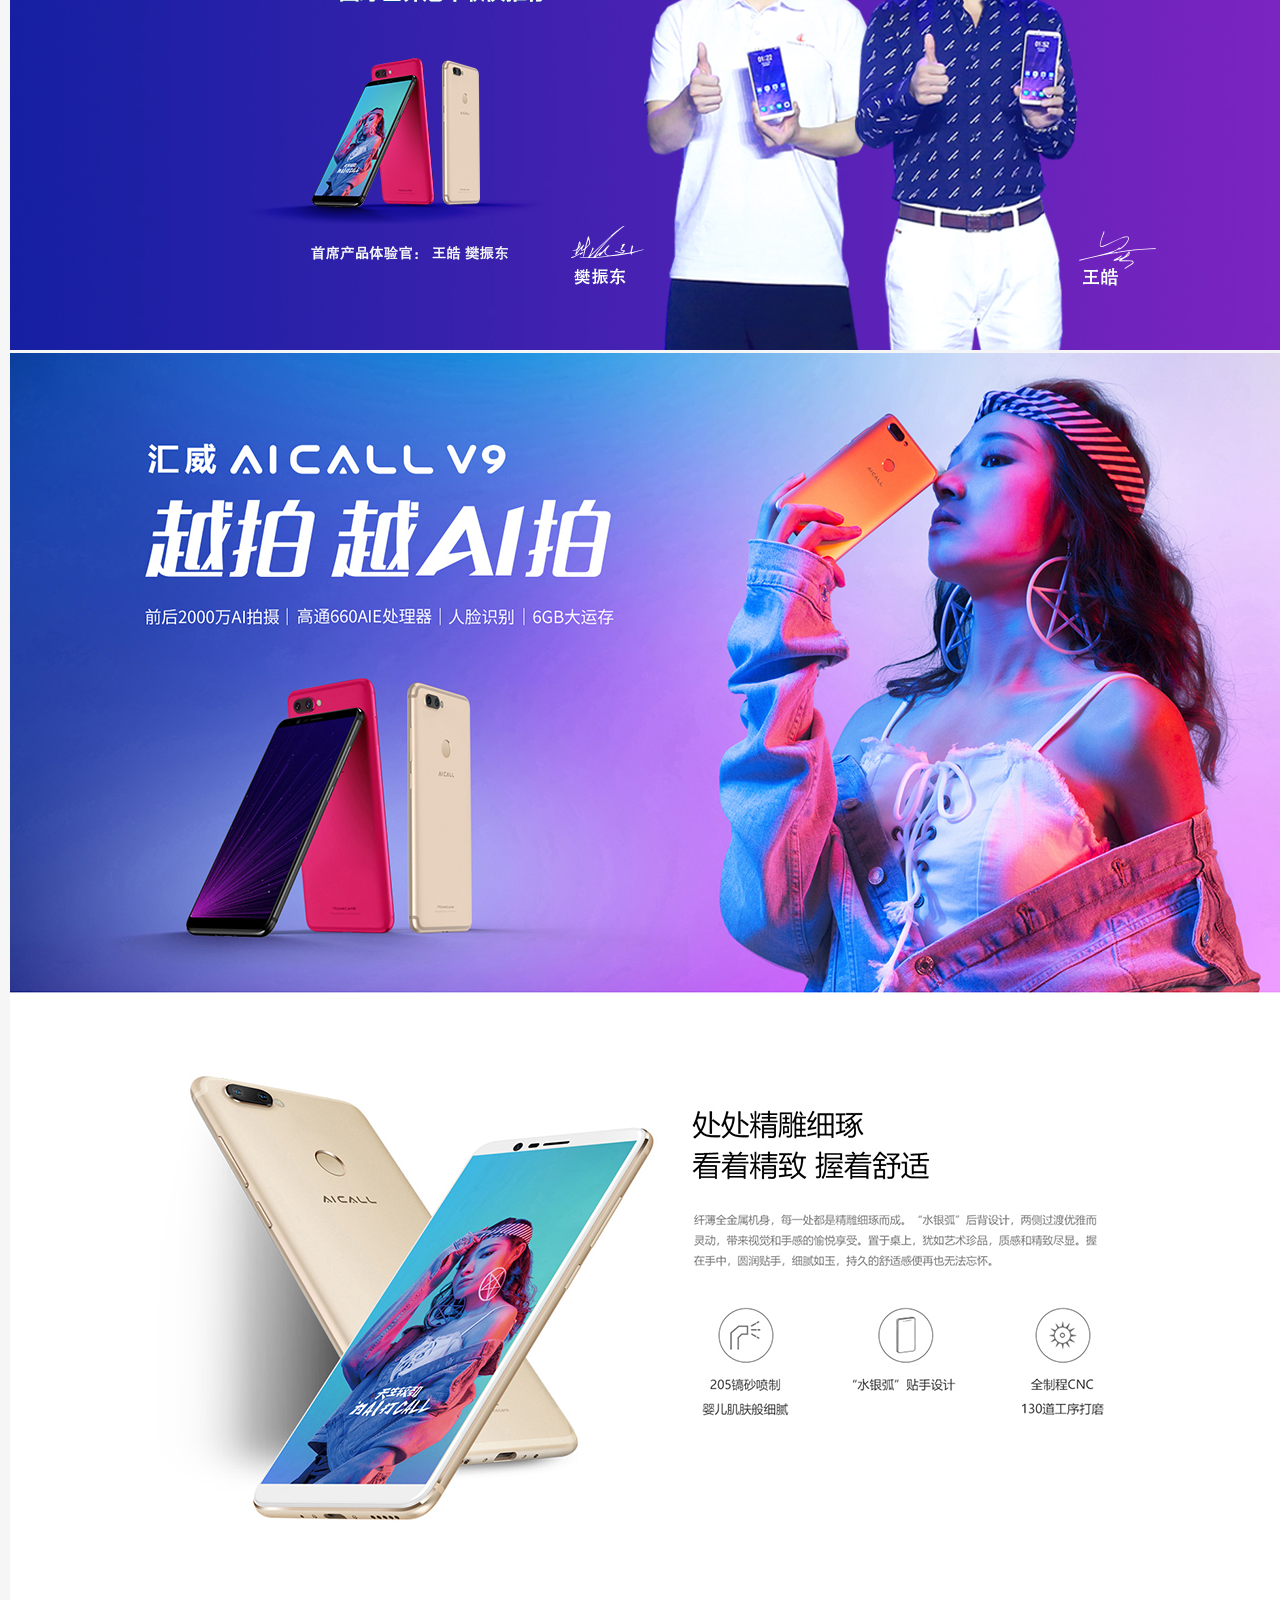
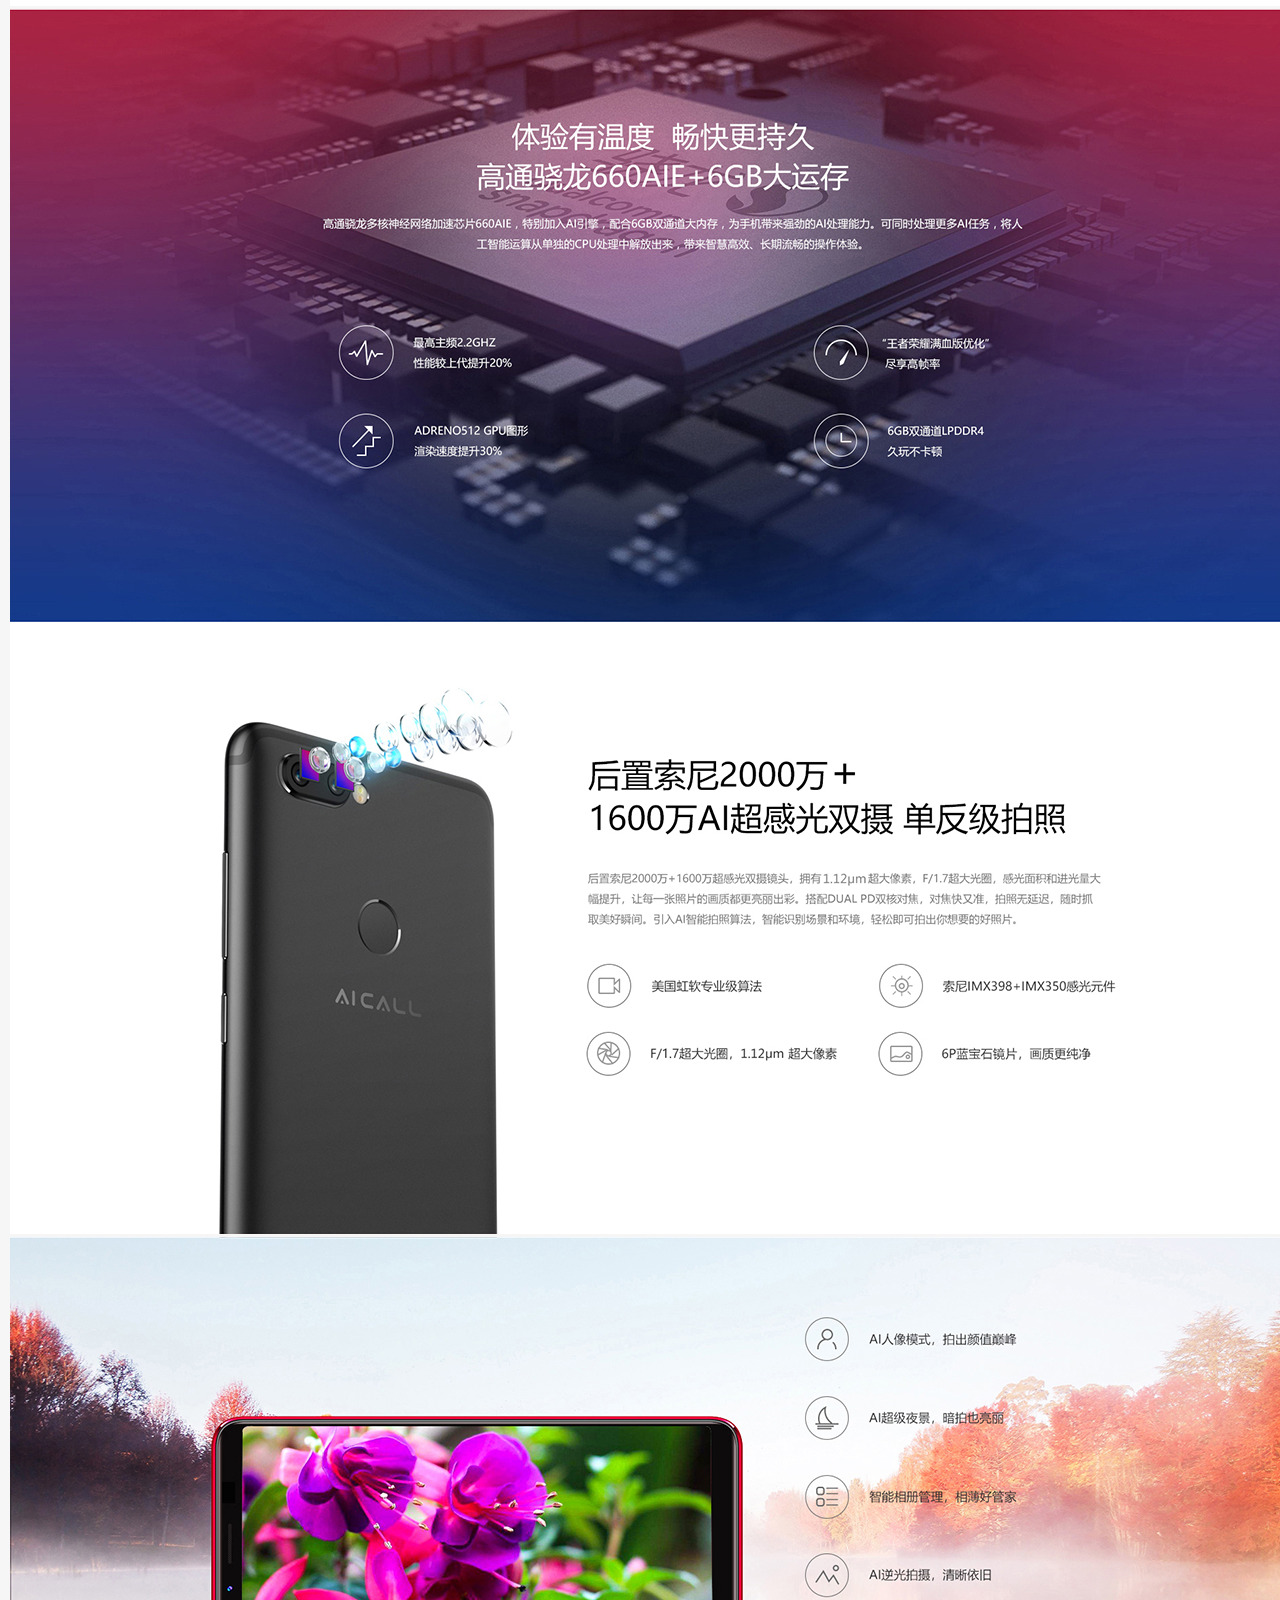
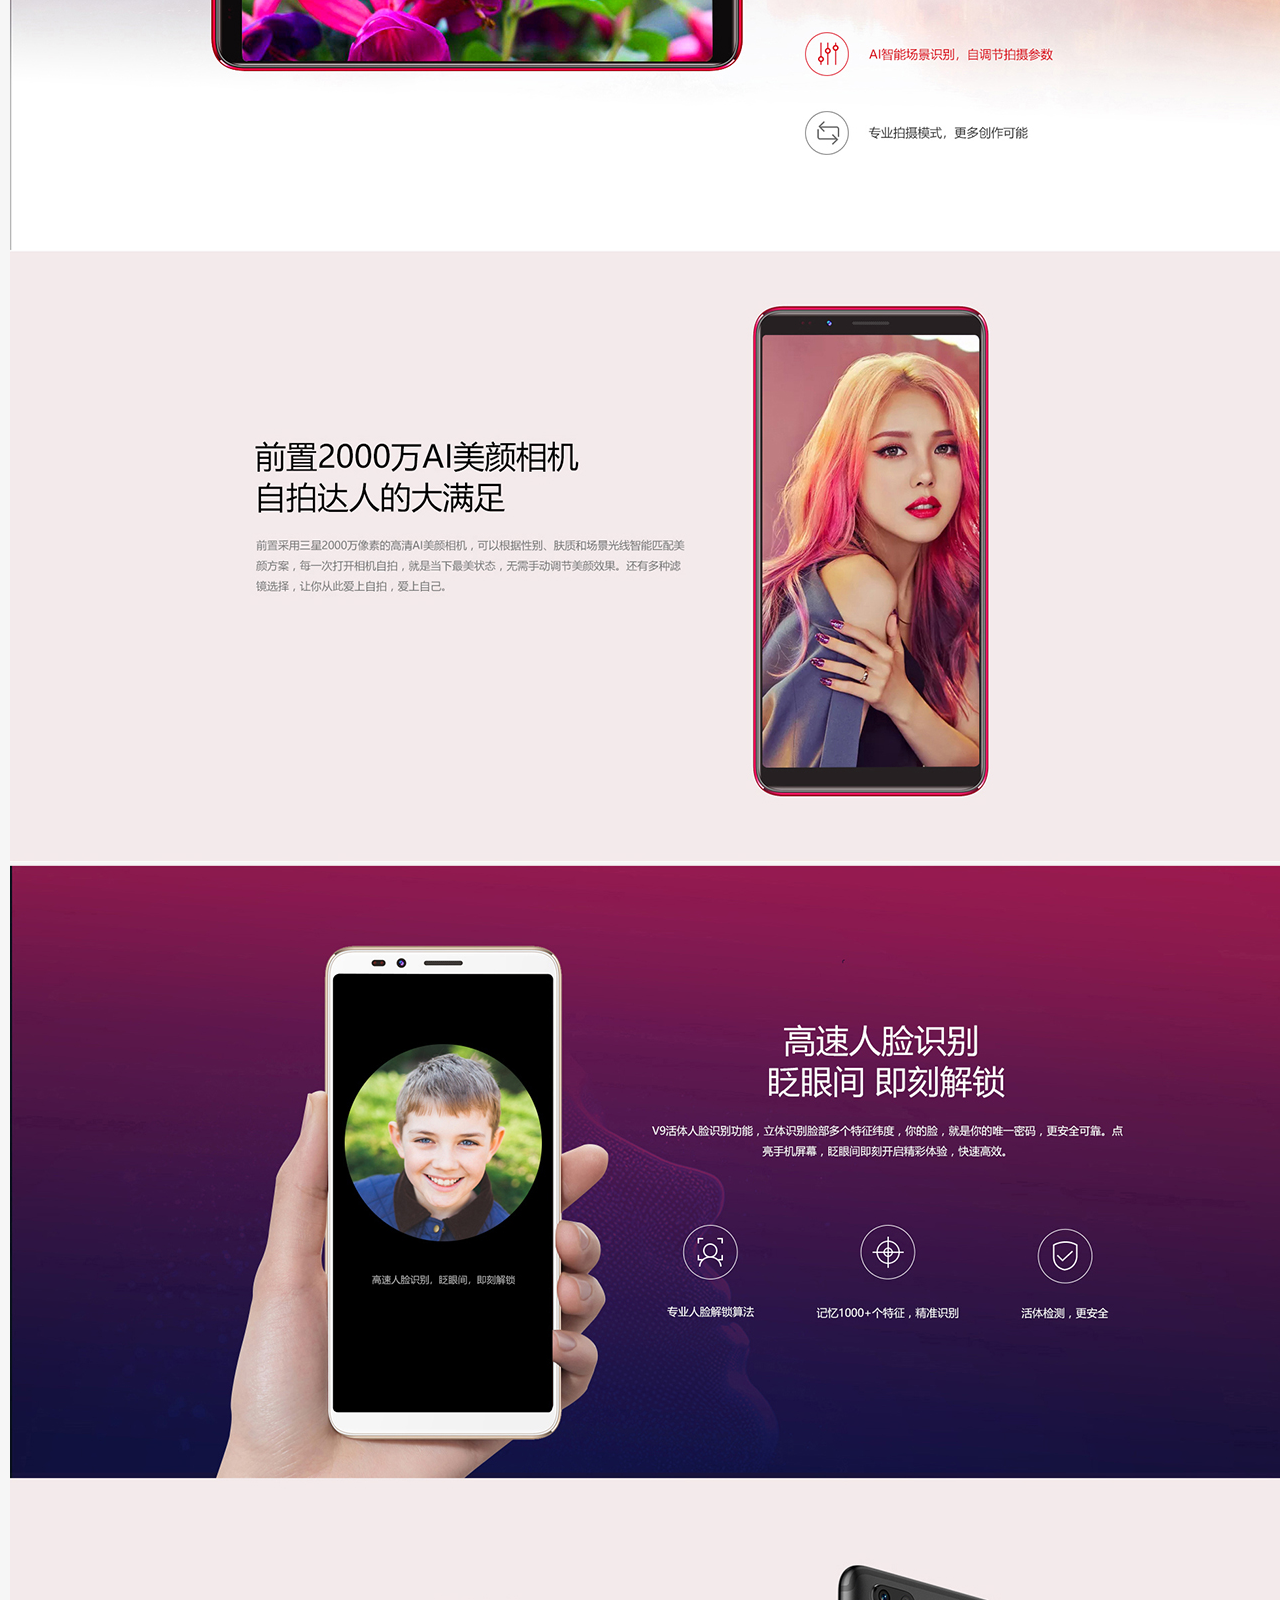
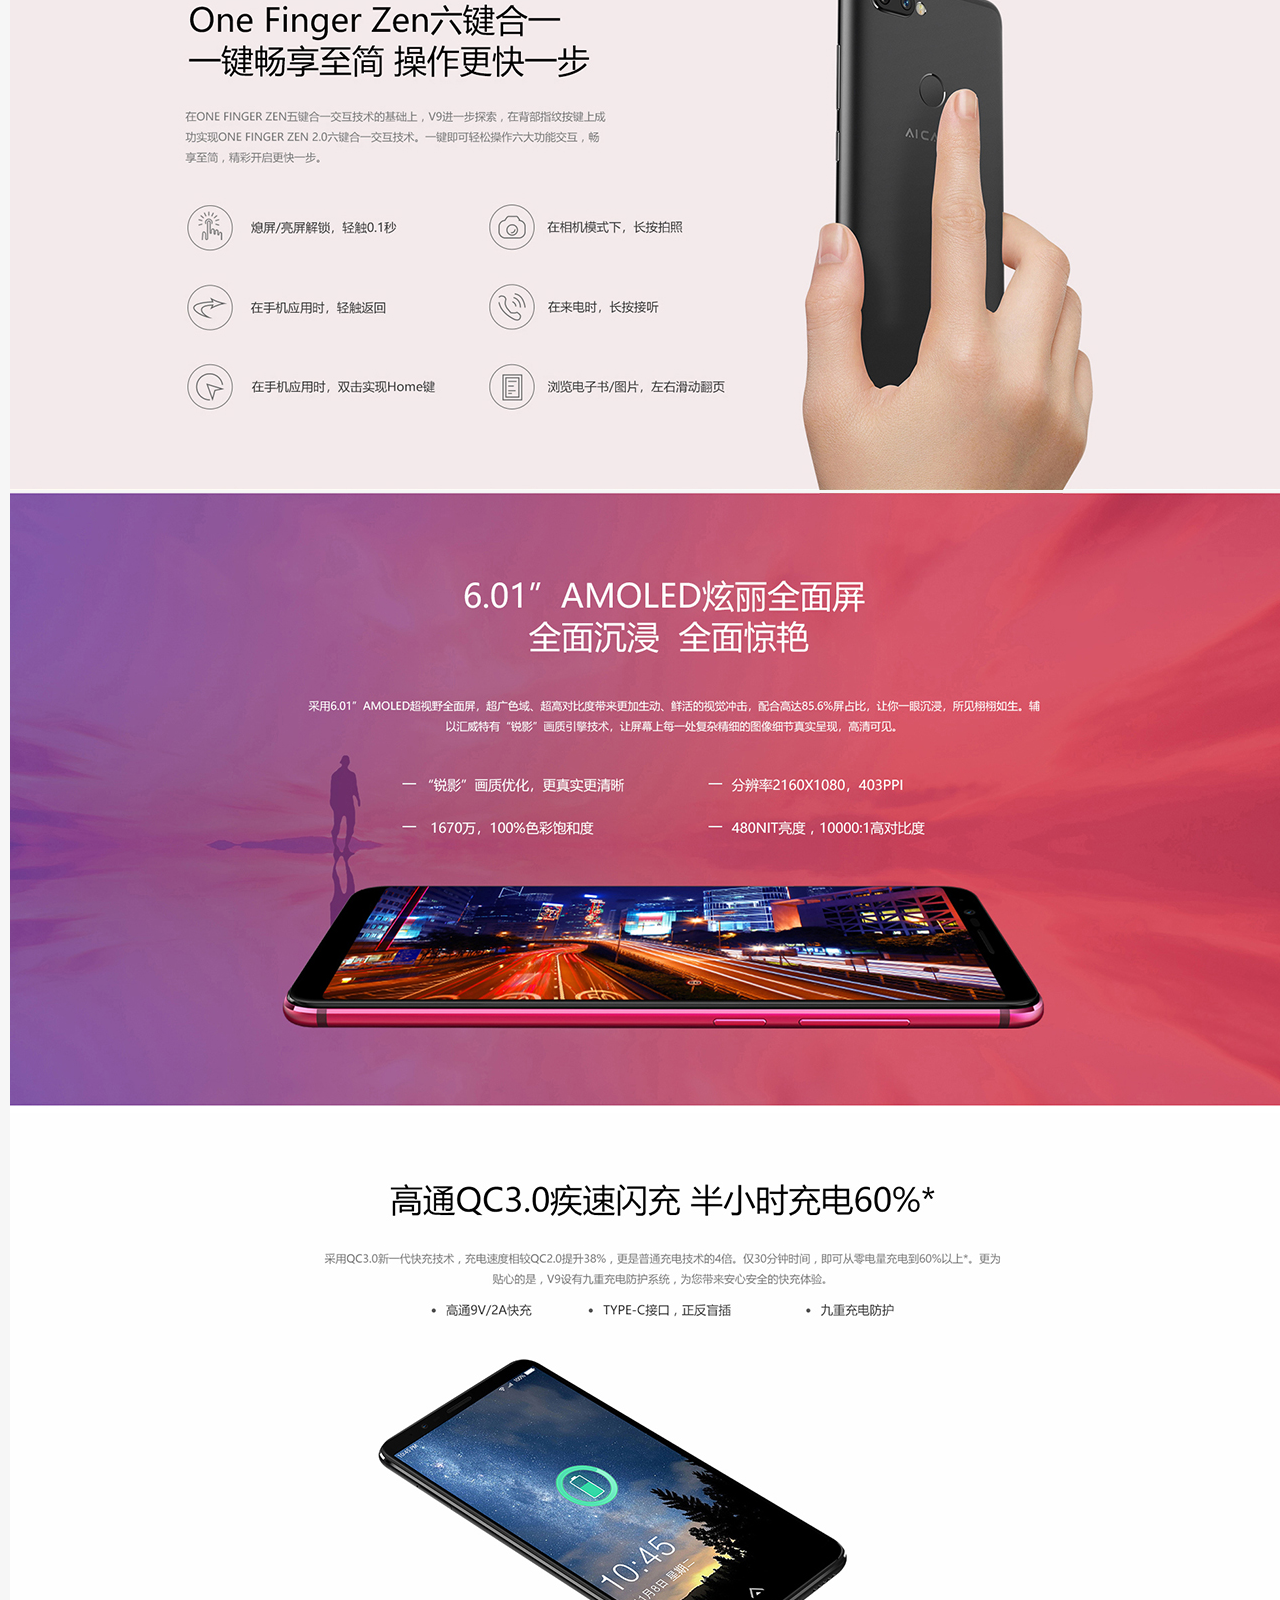
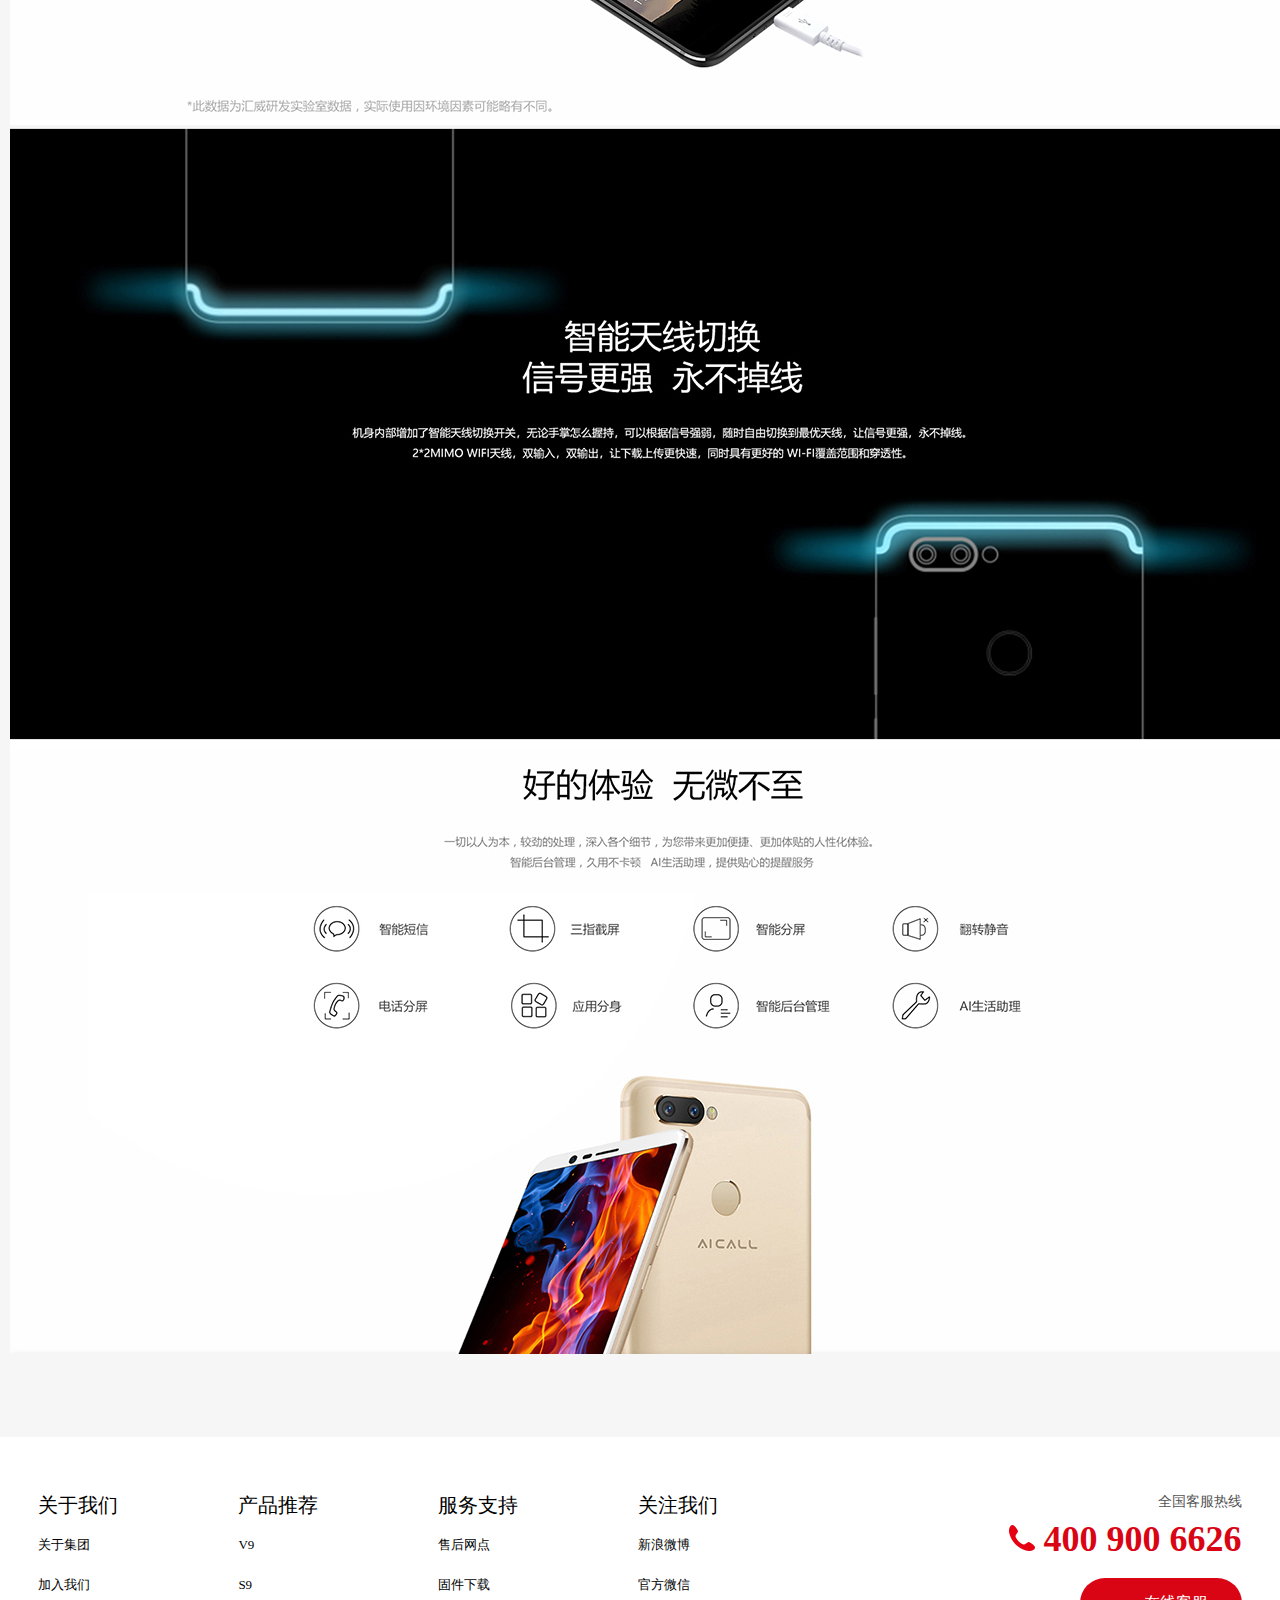
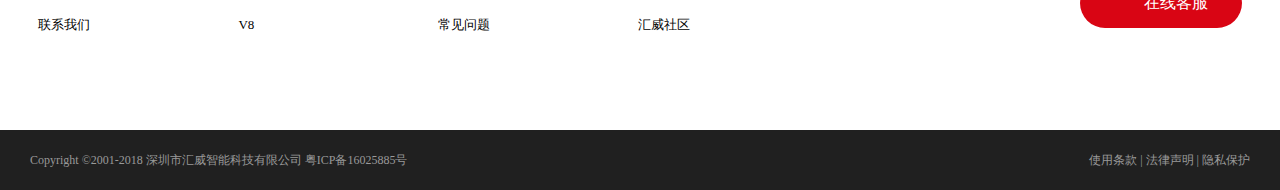
<file: aicallv9.html>
<!DOCTYPE html>
<html lang="en">

<head>
    <meta charset="UTF-8">
    <meta name="viewport" content="width=device-width, initial-scale=1.0">
    <meta http-equiv="X-UA-Compatible" content="ie=edge">
    <title>汇威手机AICALL-天生较劲-汇威官网</title>
    <!--style start-->
    <link rel="stylesheet" href="./css/reset.css">
    <link rel="stylesheet" href="./css/style.css">
    <link rel="stylesheet" href="https://use.fontawesome.com/releases/v5.2.0/css/all.css" 
    integrity="sha384-hWVjflwFxL6sNzntih27bfxkr27PmbbK/iSvJ+a4+0owXq79v+lsFkW54bOGbiDQ" 
    crossorigin="anonymous">
    <link rel="stylesheet" href="./js/main.js">

</head>

<body class="l-main">
    <!--header start-->
    <header>
        <div class="nav-header">
            <div class="nav-bar">
                <div class="logo">
                    <a href="index.html"><img src="./images/logo.png" alt="logo"></a>
                </div>
                <div class="nav-menu">
                    <ul class="g-nav-flx">
                        <li>
                            <a href="index.html">首页</a>
                        </li>
                        <li>
                            <a href="about.html">关于汇威</a>
                        </li>
                        <li class="submenu">
                            <a href="product.html">产品</a>
                            <div class="submenu-list">
                                <a href="#">
                                    <div class="submenu-img">
                                        <img src="./images/list2/submenu1.jpg" alt="图片">
                                    </div>
                                    <div class="submenu-content">
                                        <p>AICALL V9</p>
                                        <p>2399元起</p>
                                    </div>
                                </a>
                                <a href="#">
                                    <div class="submenu-img">
                                        <img src="./images/list2/submenu2.png" alt="图片">
                                    </div>
                                    <div class="submenu-content">
                                        <p>AICALL S9</p>
                                        <p>即将上市</p>
                                    </div>
                                </a>
                                <a href="#">
                                    <div class="submenu-img">
                                        <img src="./images/list2/submenu3.png" alt="图片">
                                    </div>
                                    <div class="submenu-content">
                                        <p>V8</p>
                                        <p>1999元起</p>
                                    </div>
                                </a>
                            </div>
                        </li>
                        <li>
                            <a href="information.html">资讯</a>
                        </li>
                        <li>
                            <a href="shooping.html">在线商城</a>
                        </li>
                        <li>
                            <a href="http://tieba.baidu.com/f?kw=%BB%E3%CD%FE%CA%D6%BB%FA&fr=ala0&tpl=5&traceid= ">社区</a>
                        </li>
                        <li>
                            <a href="
                                service.html">服务支持</a>
                        </li>
                    </ul>
                </div>
                <div class="icon">
                    <div class="search">
                        <i class="fas fa-search"></i>
                    </div>
                    <span>|</span>
                    <a href="register.html">
                        <i class="far fa-user"></i>
                    </a>
                    <span>|</span>
                    <div class="language">
                        <i class="fas fa-compact-disc"></i>
                    </div>
                </div>
            </div>
        </div>
    </header>
    <!--header end-->
    <!--main start-->
    <main>
        <div class="g-menu">
            <div class="g-sidebar">
                <a href="#">
                    <img class="sidebar-pic" src="./images/product/v9-tag1.jpg" alt="phone">
                </a>
            </div>
            <div class="g-sidebar">
                <div class="g-tips g-title">汇威AICALL V9</div>
                <div class="g-tips g-msg">前后2000万AI拍照，高通660AIE+6GB内存，人脸识别</div>
                <div class="g-tips g-flx">
                    <div class="g-tab">
                        <p class="tab-p1">会员优惠价</p>
                        <p class="tab-p2">¥2399.00</p>
                    </div>
                    <div class="g-tab">
                        <p class="tab-p1">原价</p>
                        <p class="tab-p3">¥2599.00</p>
                    </div>
                </div>
                <div class="g-tips">
                    <span>促销</span>
                    <p class="p4">即日起，购机抽奖100%中奖，最高可享免单优惠！</p>
                </div>
                <div class="g-tips">
                    <span>数量</span>
                    <div class="tips-input">
                        <input class="min" type="button" value="-">
                        <input class="num" type="text" value="1">
                        <input class="max" type="button" value="+">
                    </div>
                    
                </div>
                <div class="g-tips">
                    <span>颜色</span>
                    <ul>
                        <li>幻夜黑</li>
                        <li>流光金</li>
                        <li>烈焰红</li>
                    </ul>
                </div>
                <div class="g-tips">
                    <span>规格</span>
                    <ul>
                        <li>6GB+64GB</li>
                        <li>6GB+128GB</li>
                    </ul>
                </div>
                <div class="g-tips">
                    <span>&nbsp;</span>
                    <input class="shop-add" type="button" value="加入购物车">
                    <input class="shop-buy" type="button" value="立即购买">
                </div>
            </div>
        </div>
        <div class="g-submenu">
            <div class="submenu-content">产品介绍</div>
            <div class="submenu-content">产品参数</div>
            <div class="submenu-content">售后服务</div>
        </div>
        <div class="g-list">
            <div class="list-content">
                <p>即日起，购机即可参与100%中奖大转盘抽奖活动，最高可享<span class="content-tips">免单优惠</span>！</p>
                <p></p>
                <p>活动时间：7月14日 - 8月31日</p>
                <p></p>
                <p>活动奖品：</p>
                <p>一等奖：汇威AICALL V9免单（10名）</p>
                <p>二等奖：价值1399元雪地车（30名）</p>
                <p>三等奖：樊振东、王皓签名限量球拍（50名）</p>
                <p>四等奖：价值99元碎屏险及精美礼品</p>
                <p>首发活动期间，购买汇威AICALL V9后，关注“汇威Homecare”服务号，回复【V9首发】关键词即可召唤大转盘抽奖活动，每人只限一次抽奖机会！更多活动详情请点击：
                    <a href="#">https://mp.weixin.qq.com/s/5rcN4J7_L6IzW-TRA8lU3A</a>
                </p>
            </div>
            <div class="list-pic">
                <img src="./images/product/v9-1.jpg" alt="">
                <img src="./images/product/v9-2.jpg" alt="">
                <img src="./images/product/v9-3.jpg" alt="">
                <img src="./images/product/v9-4.jpg" alt="">
                <img src="./images/product/v9-5.jpg" alt="">
                <img src="./images/product/v9-6.jpg" alt="">
                <img src="./images/product/v9-7.jpg" alt="">
            </div>
        </div>
    </main>
    <!--main end-->

    <!--footer start-->
    <footer>
        <div class="footertop">
            <div class="layout">
                <div class="weblink">
                    <dl>
                        <dt>
                            <a href="">关于我们</a>
                        </dt>
                        <dd>
                            <a href="">关于集团</a>
                        </dd>
                        <dd>
                            <a href="">加入我们</a>
                        </dd>
                        <dd>
                            <a href="">联系我们</a>
                        </dd>
                    </dl>
                    <dl>
                        <dt>
                            <a href="">产品推荐</a>
                        </dt>
                        <dd>
                            <a href="">V9</a>
                        </dd>
                        <dd>
                            <a href="">S9</a>
                        </dd>
                        <dd>
                            <a href="">V8</a>
                        </dd>
                    </dl>
                    <dl>
                        <dt>
                            <a href="">服务支持</a>
                        </dt>
                        <dd>
                            <a href="">售后网点</a>
                        </dd>
                        <dd>
                            <a href="">固件下载</a>
                        </dd>
                        <dd>
                            <a href="">常见问题</a>
                        </dd>
                    </dl>
                    <dl>
                        <dt>
                            <a href="">关注我们</a>
                        </dt>
                        <dd>
                            <a href="">新浪微博</a>
                        </dd>
                        <dd>
                            <a href="">官方微信</a>
                        </dd>
                        <dd>
                            <a href="">汇威社区</a>
                        </dd>
                    </dl>
                </div>
                <div class="service">
                    <div class="line">
                        <p class="tip">全国客服热线</p>
                        <p class="call">
                            <img src="./images/footer/call.png" alt="电话">
                            400 900 6626
                        </p>
                        <a class="ser" href="">在线客服</a>
                    </div>
                </div>
            </div>
        </div>
        <div class="footer-bottom">
            <div class="record ">
                <div class="copyright">Copyright ©2001-2018 深圳市汇威智能科技有限公司 粤ICP备16025885号 </div>
                <div class="link">
                    <a href="">使用条款</a>
                    <span>|</span>
                    <a href="">法律声明</a>
                    <span>|</span>
                    <a href="">隐私保护</a>
                </div>
            </div>

        </div>
    </footer>
    <!--footer end-->
    <button onclick="topFunction()" id="myBtn" title="回顶部">返回顶部</button>
    <script type="text/javascript" src="js/main.js"></script>
</body>

</html>
</file>
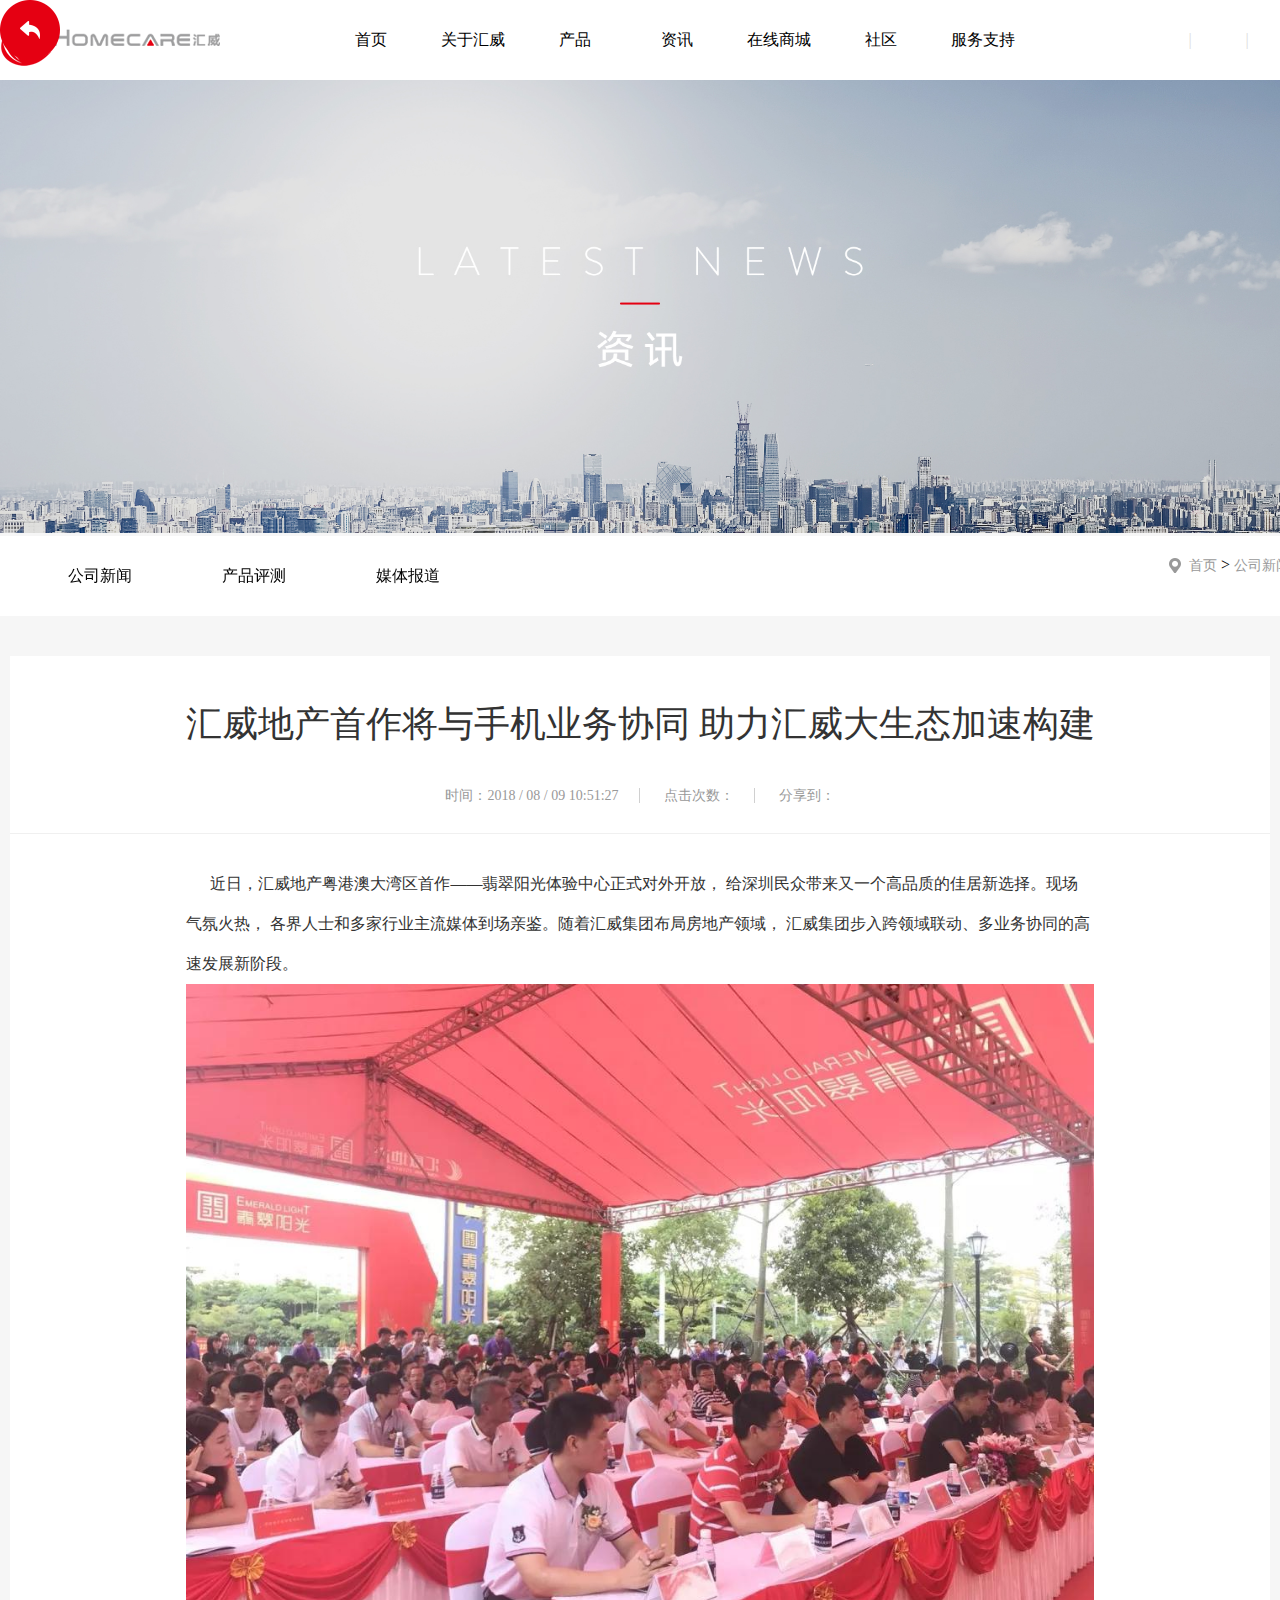
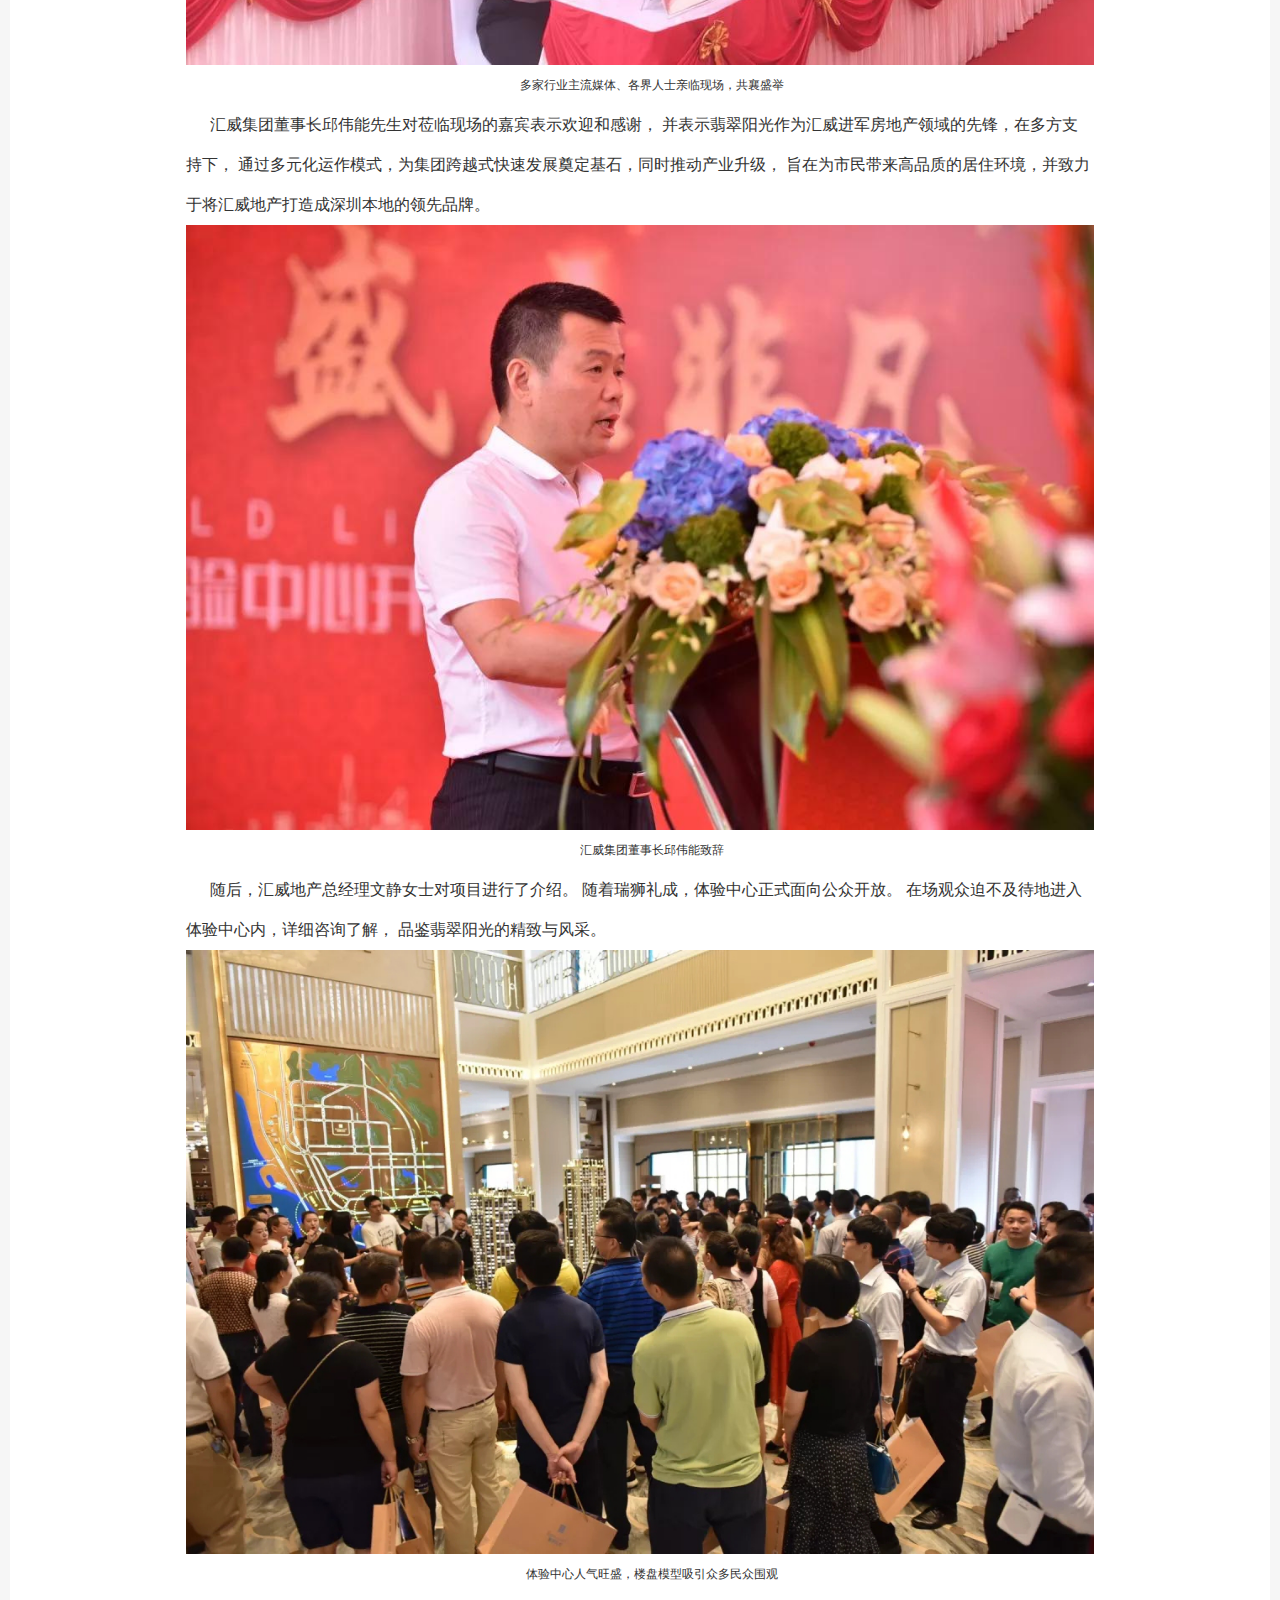
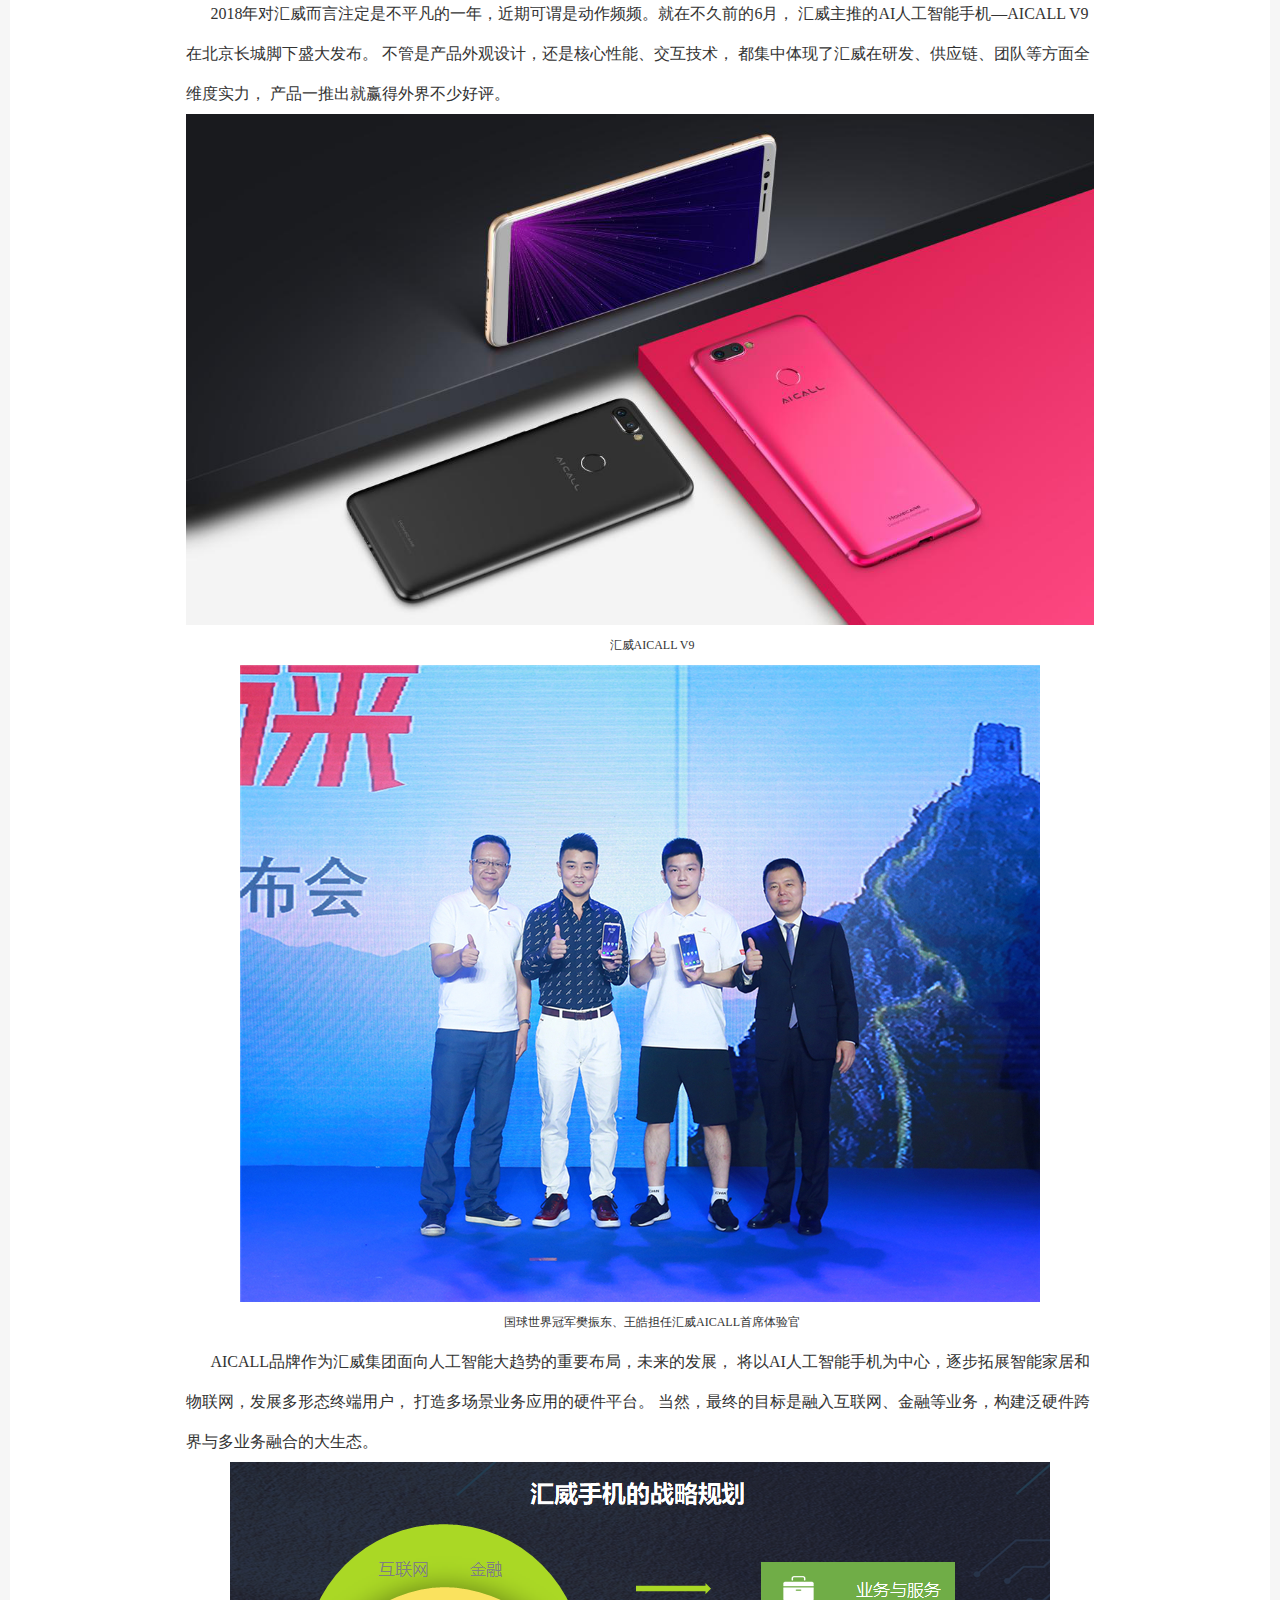
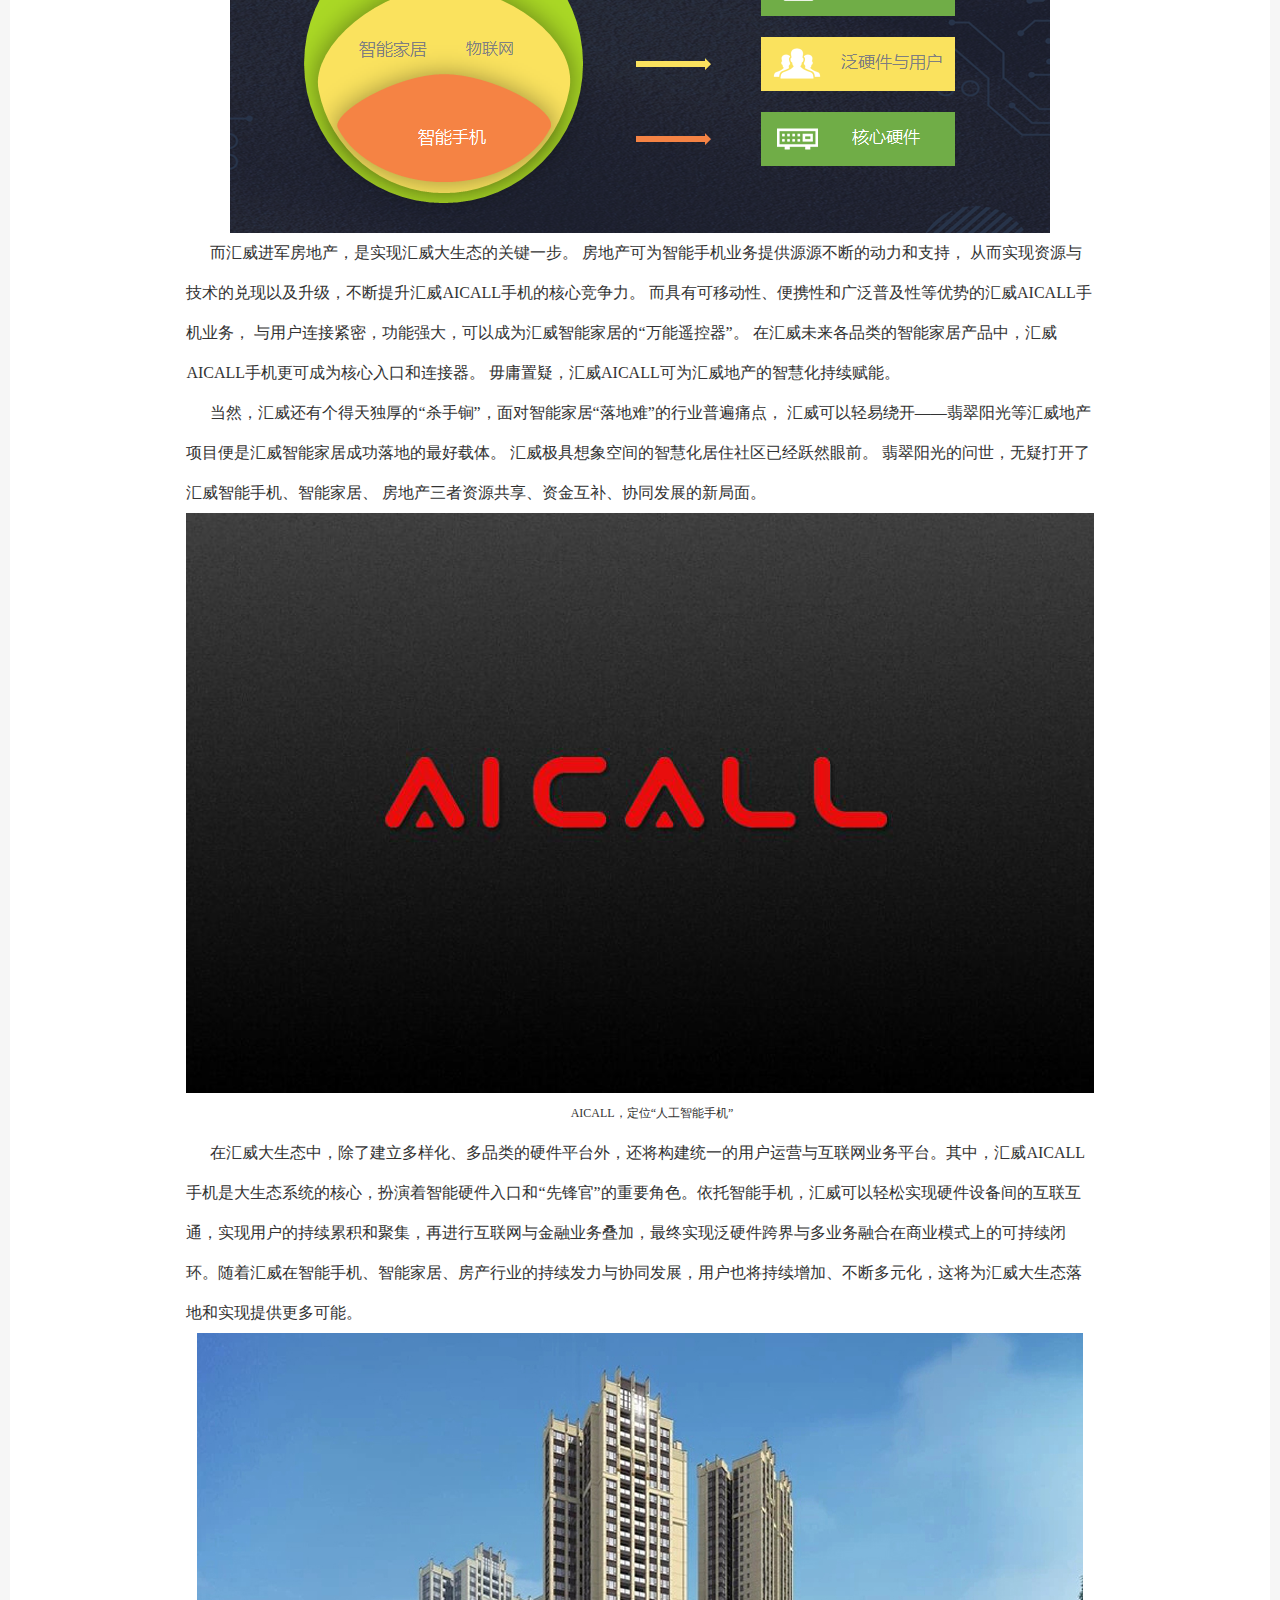
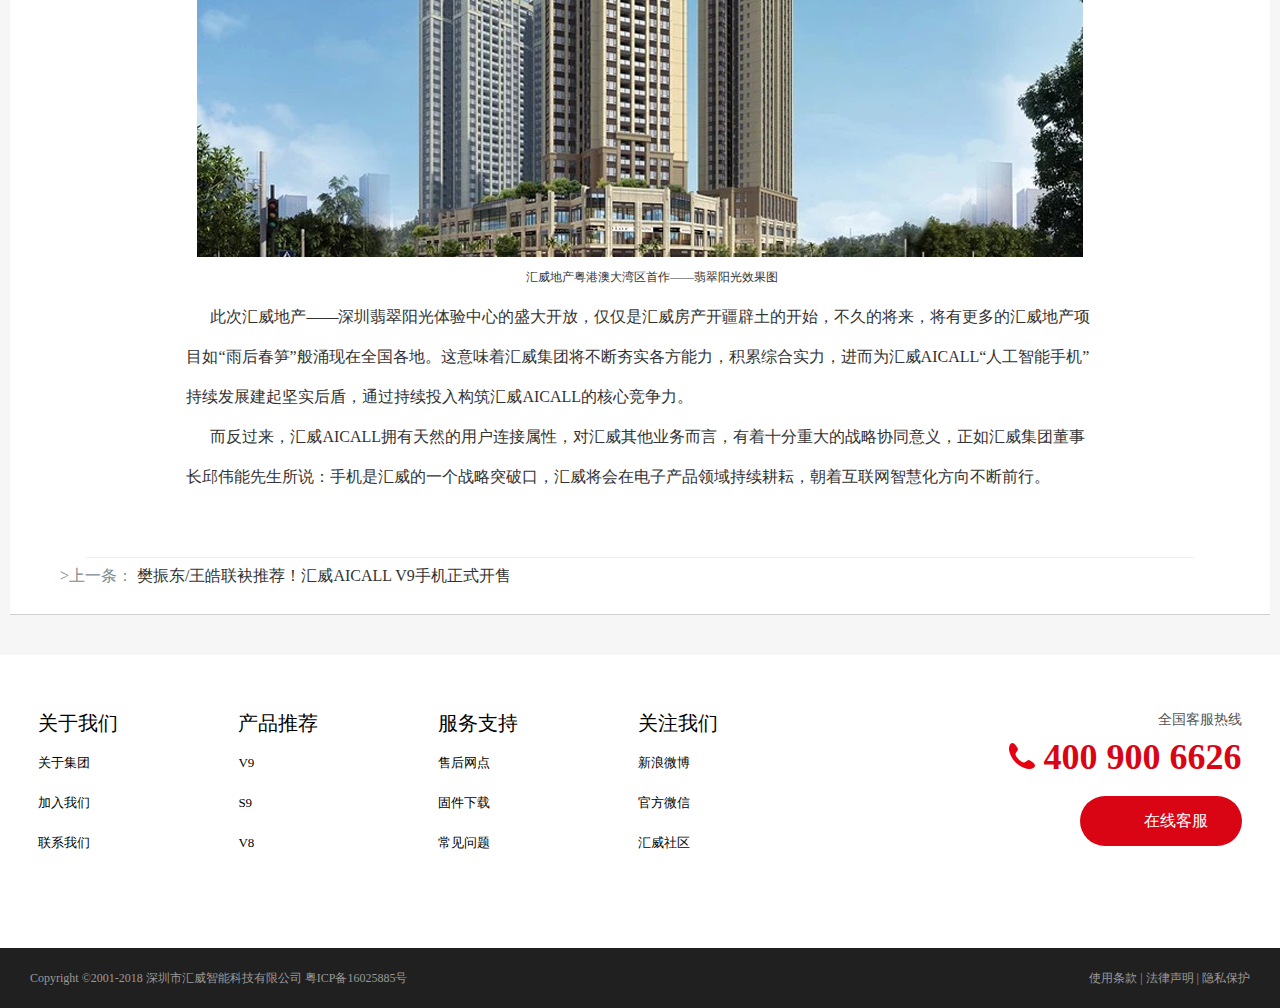
<file: new1.html>
<!DOCTYPE html>
<html lang="en">

<head>
    <meta charset="UTF-8">
    <meta name="viewport" content="width=device-width, initial-scale=1.0">
    <meta http-equiv="X-UA-Compatible" content="ie=edge">
    <title>汇威手机AICALL-天生较劲-汇威官网</title>
    <!--style start-->
    <link rel="stylesheet" href="./css/reset.css">
    <link rel="stylesheet" href="./css/style.css">
    <link rel="stylesheet" href="https://use.fontawesome.com/releases/v5.2.0/css/all.css" integrity="sha384-hWVjflwFxL6sNzntih27bfxkr27PmbbK/iSvJ+a4+0owXq79v+lsFkW54bOGbiDQ"
        crossorigin="anonymous">
    <link rel="stylesheet" href="./js/main.js">

</head>

<body class="l-main">
    <!--header start-->
    <header>
        <div class="nav-header">
            <div class="nav-bar">
                <div class="logo">
                    <a href="index.html"><img src="./images/logo.png" alt="logo"></a>
                </div>
                <div class="nav-menu">
                    <ul class="g-nav-flx">
                        <li>
                            <a href="index.html">首页</a>
                        </li>
                        <li>
                            <a href="about.html">关于汇威</a>
                        </li>
                        <li class="submenu">
                            <a href="product.html">产品</a>
                            <div class="submenu-list">
                                <a href="#">
                                    <div class="submenu-img">
                                        <img src="./images/list2/submenu1.jpg" alt="图片">
                                    </div>
                                    <div class="submenu-content">
                                        <p>AICALL V9</p>
                                        <p>2399元起</p>
                                    </div>
                                </a>
                                <a href="#"><div class="submenu-img">
                                    <img src="./images/list2/submenu2.png" alt="图片">
                                </div>
                                <div class="submenu-content">
                                    <p>AICALL S9</p>
                                    <p>即将上市</p>
                                </div>
                            </a>
                                <a href="#"><div class="submenu-img">
                                    <img src="./images/list2/submenu3.png" alt="图片">
                                </div>
                                <div class="submenu-content">
                                    <p>V8</p>
                                    <p>1999元起</p>
                                </div>
                            </a>
                            </div>
                        </li>
                        <li>
                            <a href="information.html">资讯</a>
                        </li>
                        <li>
                            <a href="shopping.html">在线商城</a>
                        </li>
                        <li>
                            <a href="http://tieba.baidu.com/f?kw=%BB% class=" g-tips"E3%CD%FE%CA%D6%BB%FA&fr=ala0&tpl=5&traceid=">社区</a>
                        </li>
                        <li>
                            <a href="
                                service.html">服务支持</a>
                        </li>
                    </ul>
                </div>
                <div class="icon">
                    <div class="search">
                        <i class="fas fa-search"></i>
                    </div>
                    <span>|</span>
                    <a href="register.html">
                        <i class="far fa-user"></i>
                    </a>
                    <span>|</span>
                    <div class="language">
                        <i class="fas fa-compact-disc"></i>
                    </div>
                </div>
            </div>
        </div>
    </header>
    <!--header end-->
    <!--main start-->
    <main>
        <div class="g-banner">
            <img src="./images/background/news.jpg" alt="">
        </div>

        <div class="i-wrapper">
            <div class="i-layout">
                <div class="i-subnav1">
                    <ul class="i-fix1">
                        <li>
                            <a href="information.html">公司新闻</a>
                        </li>
                        <li>
                            <a href="#">产品评测</a>
                        </li>
                        <li>
                            <a href="#">媒体报道</a>
                        </li>
                    </ul>
                </div>
                <div class="i-subnav2">
                    <a class="subnav2-bg bg-tips" href="index.html">首页</a>
                    <span>></span>
                    <a href="information.html">公司新闻</a>
                </div>
            </div>
        </div>
        <div class="main-content">
            <div class="g-wrap">
                <div class="scroll-box">

                    <div class="content-title">
                        <div class="title-msg">汇威地产首作将与手机业务协同 助力汇威大生态加速构建</div>
                        <div class="title-subtitle">
                            <div class="title-time">
                                <span>时间：2018 / 08 / 09 10:51:27</span>
                                <span>点击次数：</span>
                            </div>
                            <div class="title-share">
                                <span>分享到：</span>
                                <a href="#"></a>
                                <a href="#"></a>
                                <a href="#"></a>
                                <a href="#"></a>
                                <a href="#"></a>
                            </div>
                        </div>
                    </div>

                    <div class="g-content">
                        <div class="content-box">
                            <div class="scoroll-content">
                                近日，汇威地产粤港澳大湾区首作——翡翠阳光体验中心正式对外开放，
                                给深圳民众带来又一个高品质的佳居新选择。现场气氛火热，
                                各界人士和多家行业主流媒体到场亲鉴。随着汇威集团布局房地产领域，
                                汇威集团步入跨领域联动、多业务协同的高速发展新阶段。
                            </div>
                            <div class="scorll-pic">
                                <img src="./images/information/content.jpg">
                            </div>
                            <div class="scorll-tips">
                                多家行业主流媒体、各界人士亲临现场，共襄盛举
                            </div>
                        </div>

                        <div class="content-box">
                            <div class="scoroll-content">
                                汇威集团董事长邱伟能先生对莅临现场的嘉宾表示欢迎和感谢，
                                并表示翡翠阳光作为汇威进军房地产领域的先锋，在多方支持下，
                                通过多元化运作模式，为集团跨越式快速发展奠定基石，同时推动产业升级，
                                旨在为市民带来高品质的居住环境，并致力于将汇威地产打造成深圳本地的领先品牌。
                            </div>
                            <div class="scorll-pic">
                                <img src="./images/information/content1.jpg" alt="">
                            </div>
                            <div class="scorll-tips">
                                汇威集团董事长邱伟能致辞
                            </div>
                        </div>

                        <div class="content-box">
                            <div class="scoroll-content">
                                随后，汇威地产总经理文静女士对项目进行了介绍。
                                随着瑞狮礼成，体验中心正式面向公众开放。
                                在场观众迫不及待地进入体验中心内，详细咨询了解，
                                品鉴翡翠阳光的精致与风采。
                            </div>
                            <div class="scorll-pic">
                                <img src="./images/information/content2.jpg" alt="">
                            </div>
                            <div class="scorll-tips">
                                体验中心人气旺盛，楼盘模型吸引众多民众围观
                            </div>
                        </div>

                        <div class="content-box">
                            <div class="scoroll-content">
                                2018年对汇威而言注定是不平凡的一年，近期可谓是动作频频。就在不久前的6月，
                                汇威主推的AI人工智能手机—AICALL V9在北京长城脚下盛大发布。
                                不管是产品外观设计，还是核心性能、交互技术，
                                都集中体现了汇威在研发、供应链、团队等方面全维度实力，
                                产品一推出就赢得外界不少好评。
                            </div>
                            <div class="scorll-pic">
                                <img src="./images/information/content3.png" alt="">
                            </div>
                            <div class="scorll-tips">
                                汇威AICALL V9
                            </div>
                        </div>

                        <div class="content-box">
                            <div class="scorll-pic">
                                <img src="./images/information/content4.jpg" alt="">
                            </div>
                            <div class="scorll-tips">
                                国球世界冠军樊振东、王皓担任汇威AICALL首席体验官
                            </div>
                        </div>

                        <div class="content-box">
                            <div class="scoroll-content">
                                AICALL品牌作为汇威集团面向人工智能大趋势的重要布局，未来的发展，
                                将以AI人工智能手机为中心，逐步拓展智能家居和物联网，发展多形态终端用户，
                                打造多场景业务应用的硬件平台。
                                当然，最终的目标是融入互联网、金融等业务，构建泛硬件跨界与多业务融合的大生态。
                            </div>
                            <div class="scorll-pic">
                                <img src="./images/information/content5.png" alt="">
                            </div>
                        </div>

                        <div class="content-box">
                            <div class="scoroll-content">
                                而汇威进军房地产，是实现汇威大生态的关键一步。
                                房地产可为智能手机业务提供源源不断的动力和支持，
                                从而实现资源与技术的兑现以及升级，不断提升汇威AICALL手机的核心竞争力。
                                而具有可移动性、便携性和广泛普及性等优势的汇威AICALL手机业务，
                                与用户连接紧密，功能强大，可以成为汇威智能家居的“万能遥控器”。
                                在汇威未来各品类的智能家居产品中，汇威AICALL手机更可成为核心入口和连接器。
                                毋庸置疑，汇威AICALL可为汇威地产的智慧化持续赋能。
                            </div>
                            <div class="scoroll-content">
                                当然，汇威还有个得天独厚的“杀手锏”，面对智能家居“落地难”的行业普遍痛点，
                                汇威可以轻易绕开——翡翠阳光等汇威地产项目便是汇威智能家居成功落地的最好载体。
                                汇威极具想象空间的智慧化居住社区已经跃然眼前。
                                翡翠阳光的问世，无疑打开了汇威智能手机、智能家居、
                                房地产三者资源共享、资金互补、协同发展的新局面。
                            </div>
                            <div class="scorll-pic">
                                <img src="./images/information/content6.png" alt="">
                            </div>
                            <div class="scorll-tips">
                                AICALL，定位“人工智能手机”
                            </div>
                        </div>

                        <div class="content-box">
                            <div class="scoroll-content">
                                在汇威大生态中，除了建立多样化、多品类的硬件平台外，还将构建统一的用户运营与互联网业务平台。其中，汇威AICALL手机是大生态系统的核心，扮演着智能硬件入口和“先锋官”的重要角色。依托智能手机，汇威可以轻松实现硬件设备间的互联互通，实现用户的持续累积和聚集，再进行互联网与金融业务叠加，最终实现泛硬件跨界与多业务融合在商业模式上的可持续闭环。随着汇威在智能手机、智能家居、房产行业的持续发力与协同发展，用户也将持续增加、不断多元化，这将为汇威大生态落地和实现提供更多可能。
                            </div>
                            <div class="scorll-pic">
                                <img src="./images/information/information.jpg" alt="">
                            </div>
                            <div class="scorll-tips">
                                汇威地产粤港澳大湾区首作——翡翠阳光效果图
                            </div>
                        </div>

                        <div class="content-box">
                            <div class="scoroll-content">
                                此次汇威地产——深圳翡翠阳光体验中心的盛大开放，仅仅是汇威房产开疆辟土的开始，不久的将来，将有更多的汇威地产项目如“雨后春笋”般涌现在全国各地。这意味着汇威集团将不断夯实各方能力，积累综合实力，进而为汇威AICALL“人工智能手机”持续发展建起坚实后盾，通过持续投入构筑汇威AICALL的核心竞争力。
                            </div>
                            <div class="scoroll-content">
                                而反过来，汇威AICALL拥有天然的用户连接属性，对汇威其他业务而言，有着十分重大的战略协同意义，正如汇威集团董事长邱伟能先生所说：手机是汇威的一个战略突破口，汇威将会在电子产品领域持续耕耘，朝着互联网智慧化方向不断前行。
                            </div>
                        </div>
                    </div>

                    <div class="g-search">
                        <div class="search-left">
                            <a href="new2.html">
                                <span>>上一条：</span>
                                <span>樊振东/王皓联袂推荐！汇威AICALL V9手机正式开售</span>
                            </a>
                        </div>
                        <div class="search-right">
                            <a href="#">
                                <img src="./images/information/a_share.png" alt="返回上一条">
                            </a>
                        </div>
                    </div>
                </div>
            </div>
        </div>
    </main>
    <!--main end-->

    <!--footer start-->
    <footer>
        <div class="footertop">
            <div class="layout">
                <div class="weblink">
                    <dl>
                        <dt>
                            <a href="">关于我们</a>
                        </dt>
                        <dd>
                            <a href="">关于集团</a>
                        </dd>
                        <dd>
                            <a href="">加入我们</a>
                        </dd>
                        <dd>
                            <a href="">联系我们</a>
                        </dd>
                    </dl>
                    <dl>
                        <dt>
                            <a href="">产品推荐</a>
                        </dt>
                        <dd>
                            <a href="">V9</a>
                        </dd>
                        <dd>
                            <a href="">S9</a>
                        </dd>
                        <dd>
                            <a href="">V8</a>
                        </dd>
                    </dl>
                    <dl>
                        <dt>
                            <a href="">服务支持</a>
                        </dt>
                        <dd>
                            <a href="">售后网点</a>
                        </dd>
                        <dd>
                            <a href="">固件下载</a>
                        </dd>
                        <dd>
                            <a href="">常见问题</a>
                        </dd>
                    </dl>
                    <dl>
                        <dt>
                            <a href="">关注我们</a>
                        </dt>
                        <dd>
                            <a href="">新浪微博</a>
                        </dd>
                        <dd>
                            <a href="">官方微信</a>
                        </dd>
                        <dd>
                            <a href="">汇威社区</a>
                        </dd>
                    </dl>
                </div>
                <div class="service">
                    <div class="line">
                        <p class="tip">全国客服热线</p>
                        <p class="call">
                            <img src="./images/footer/call.png" alt="电话">
                            400 900 6626
                        </p>
                        <a class="ser" href="">在线客服</a>
                    </div>
                </div>
            </div>
        </div>
        <div class="footer-bottom">
            <div class="record ">
                <div class="copyright">Copyright ©2001-2018 深圳市汇威智能科技有限公司 粤ICP备16025885号 </div>
                <div class="link">
                    <a href="">使用条款</a>
                    <span>|</span>
                    <a href="">法律声明</a>
                    <span>|</span>
                    <a href="">隐私保护</a>
                </div>
            </div>

        </div>
    </footer>
    <!--footer end-->
    <button onclick="topFunction()" id="myBtn" title="回顶部">返回顶部</button>
    <script type="text/javascript" src="js/main.js"></script>
</body>

</html>
</file>
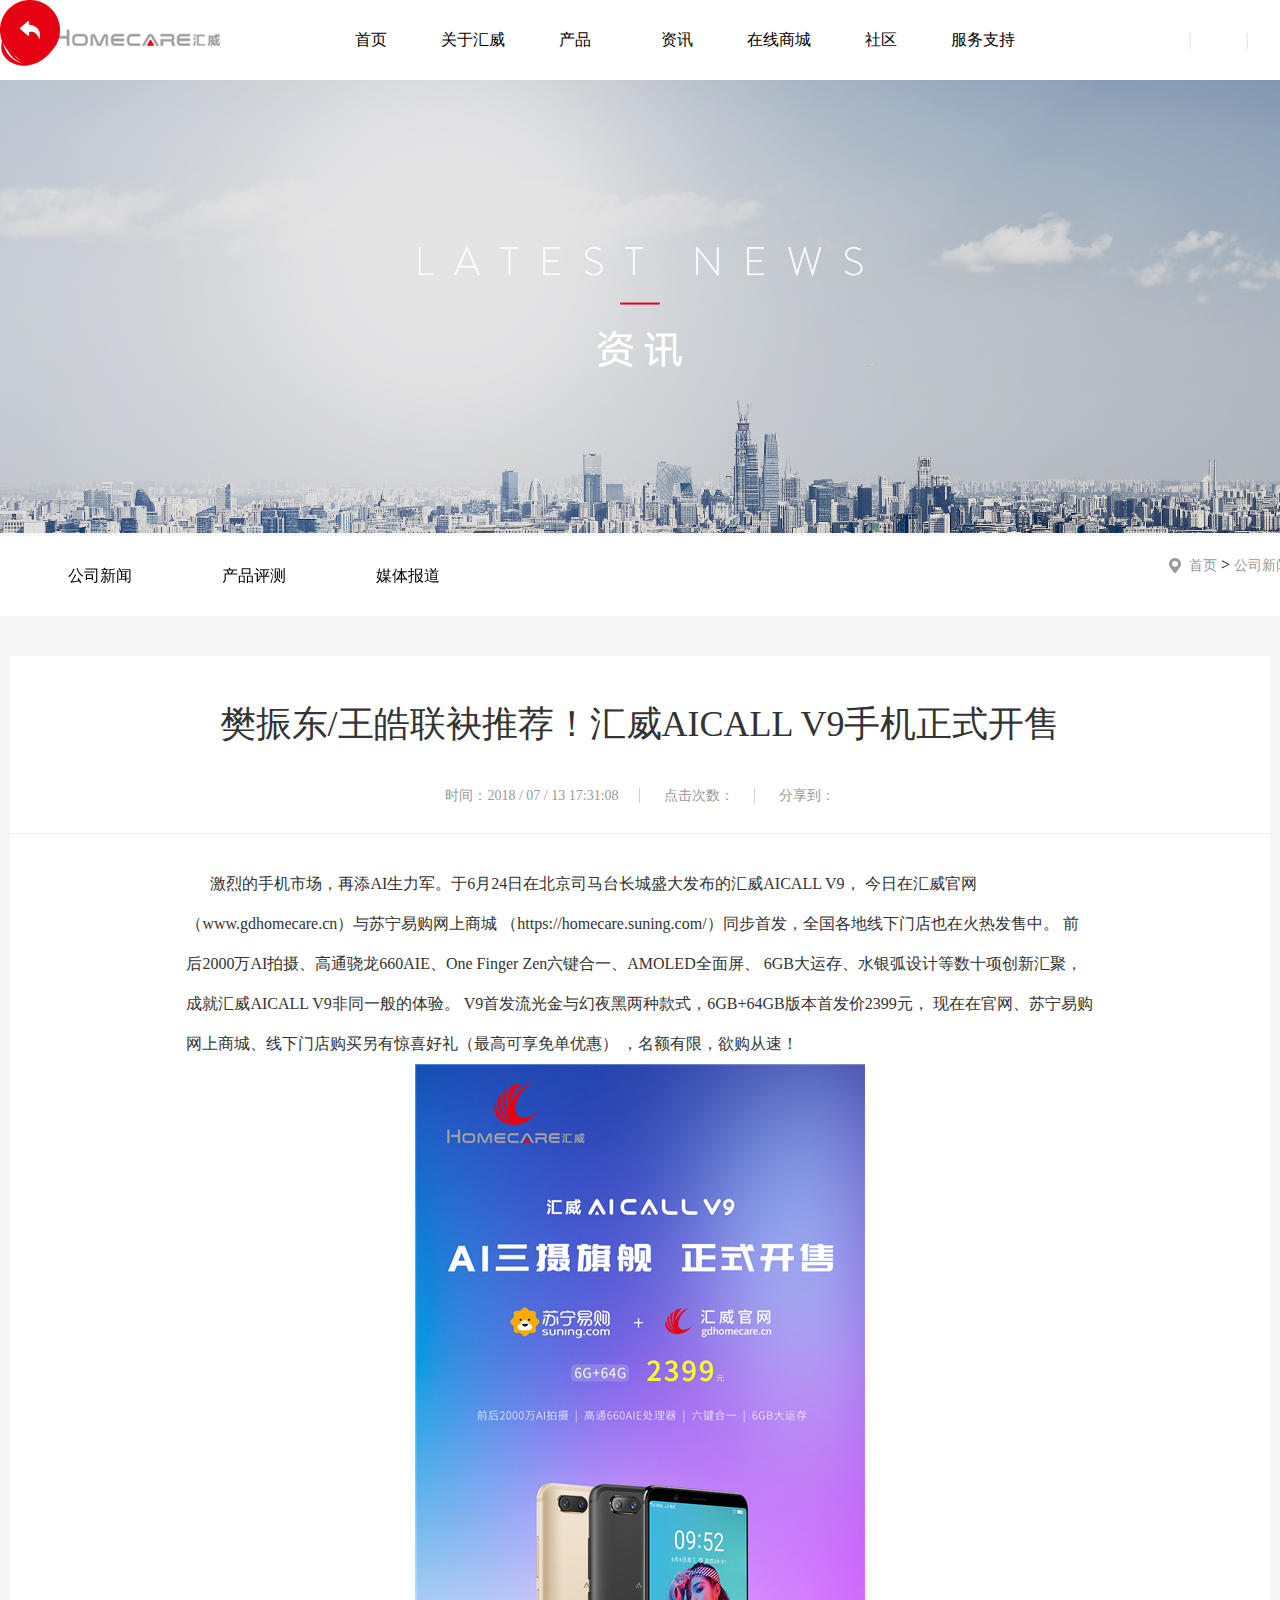
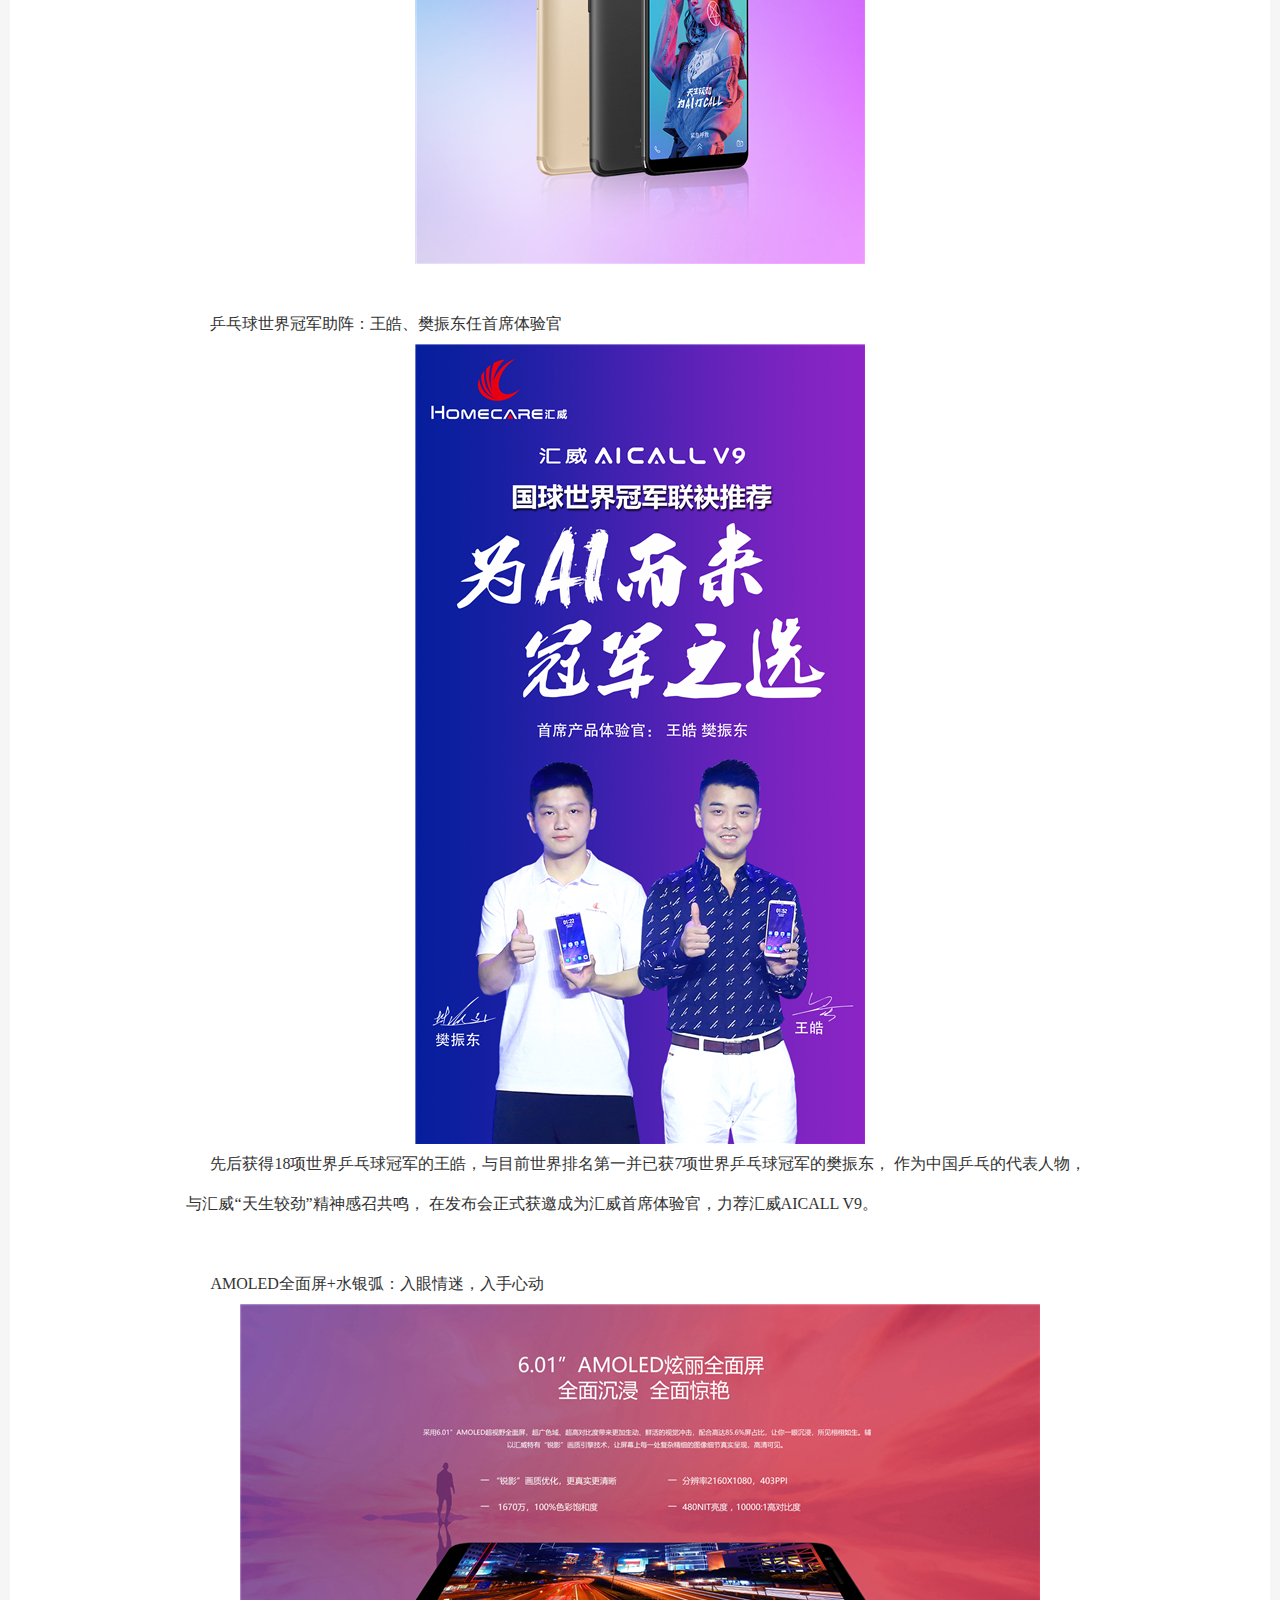
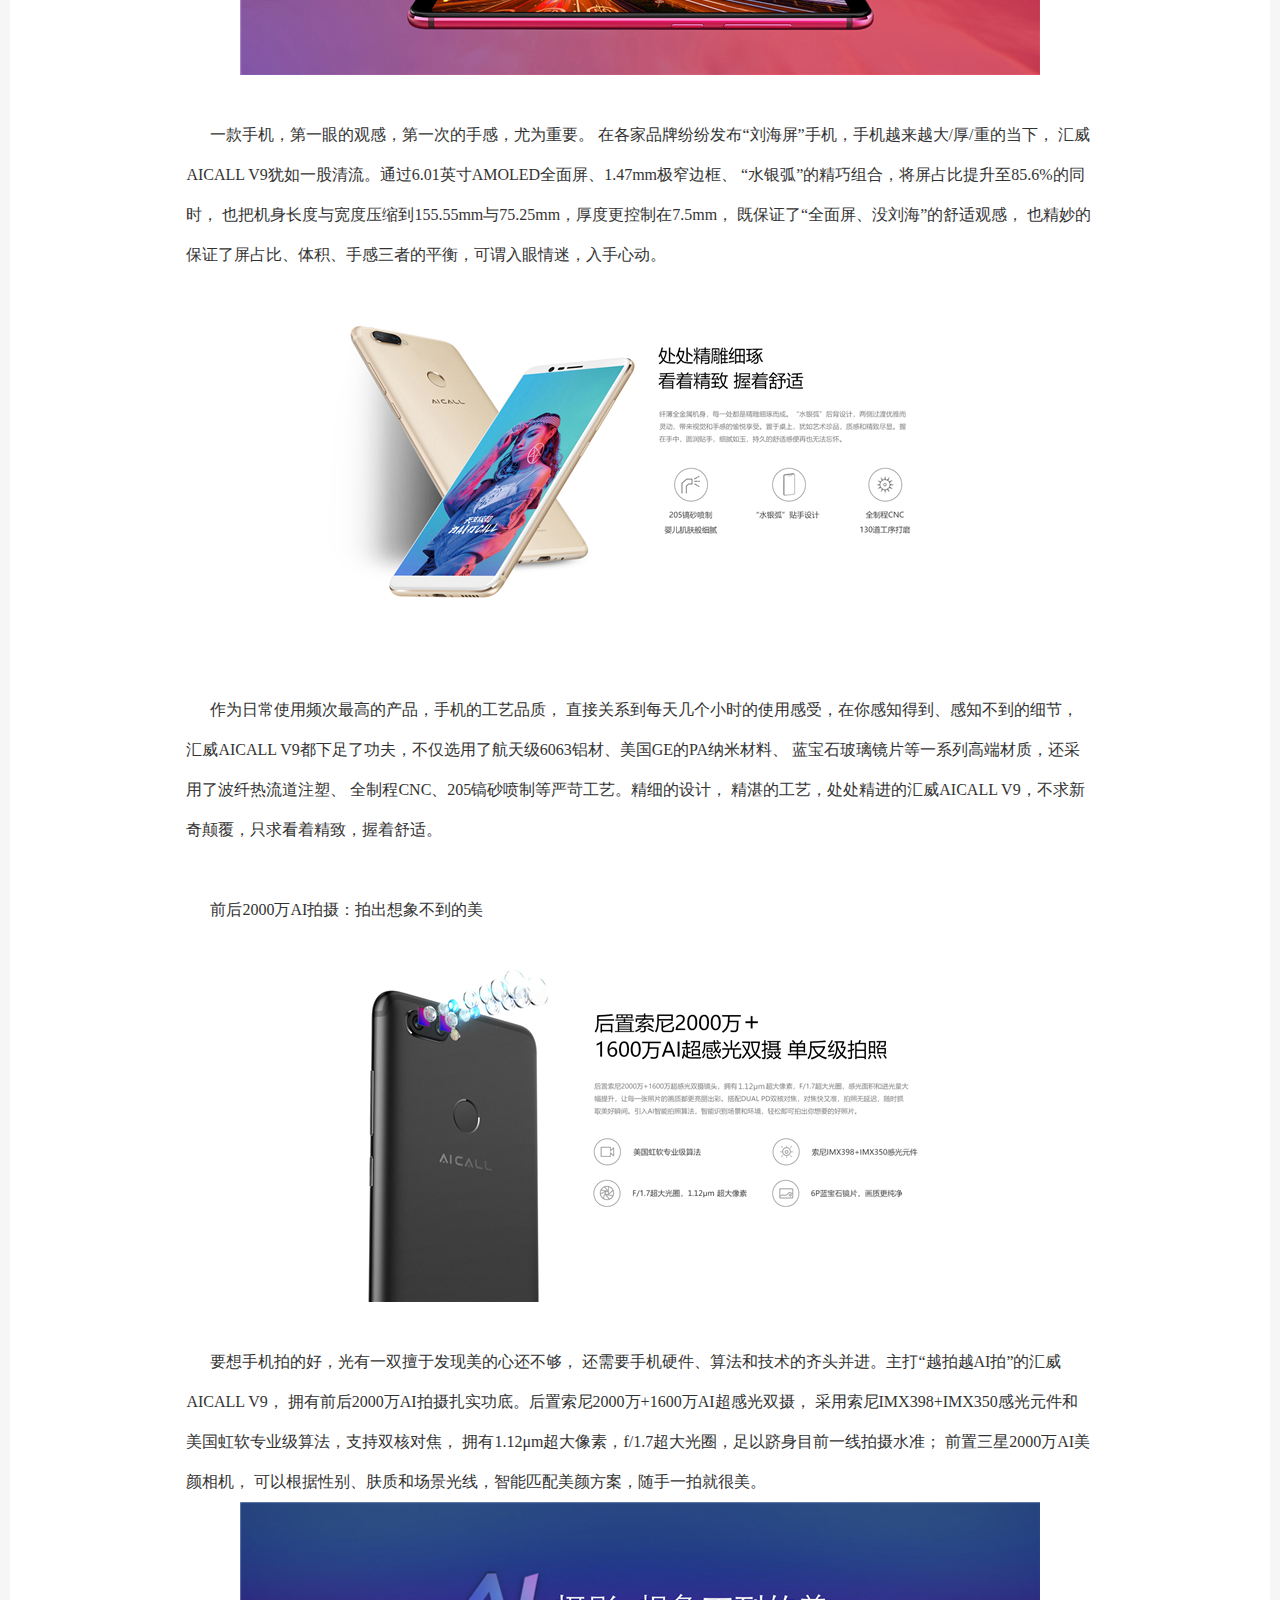
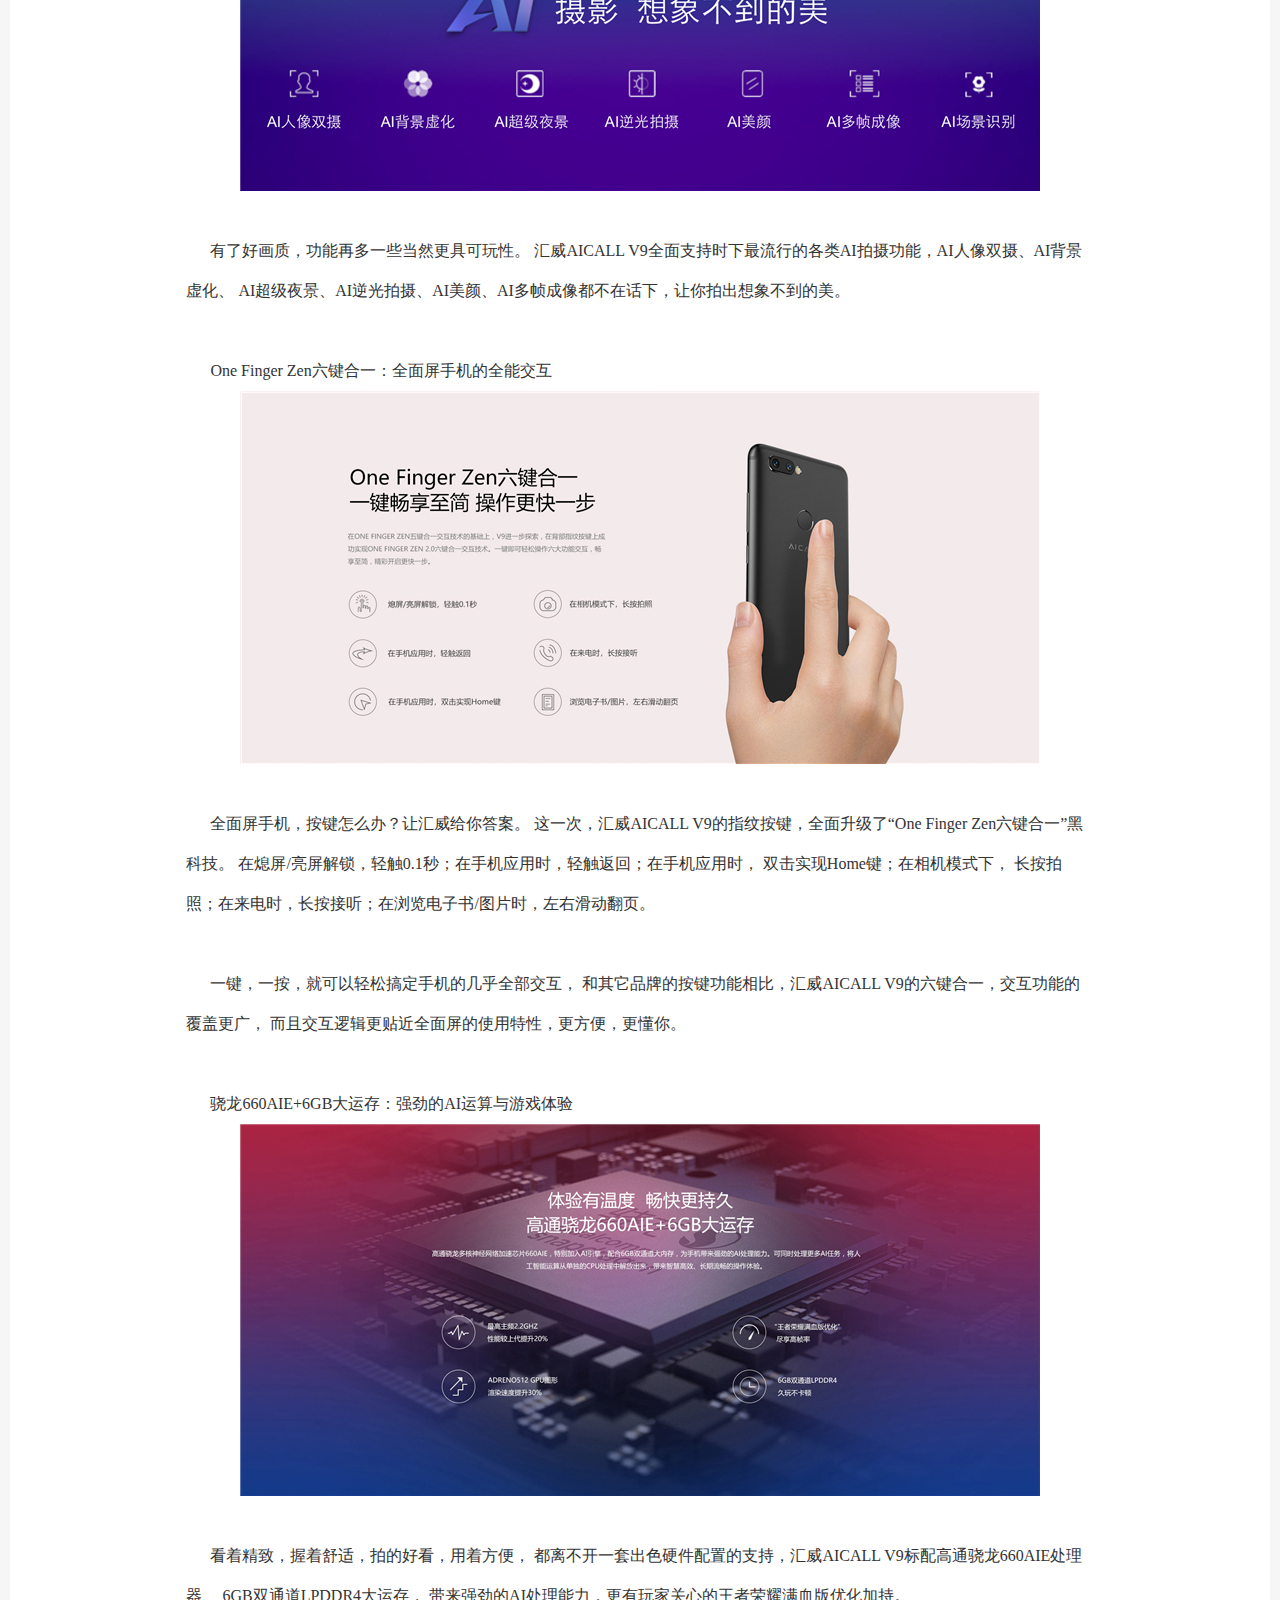
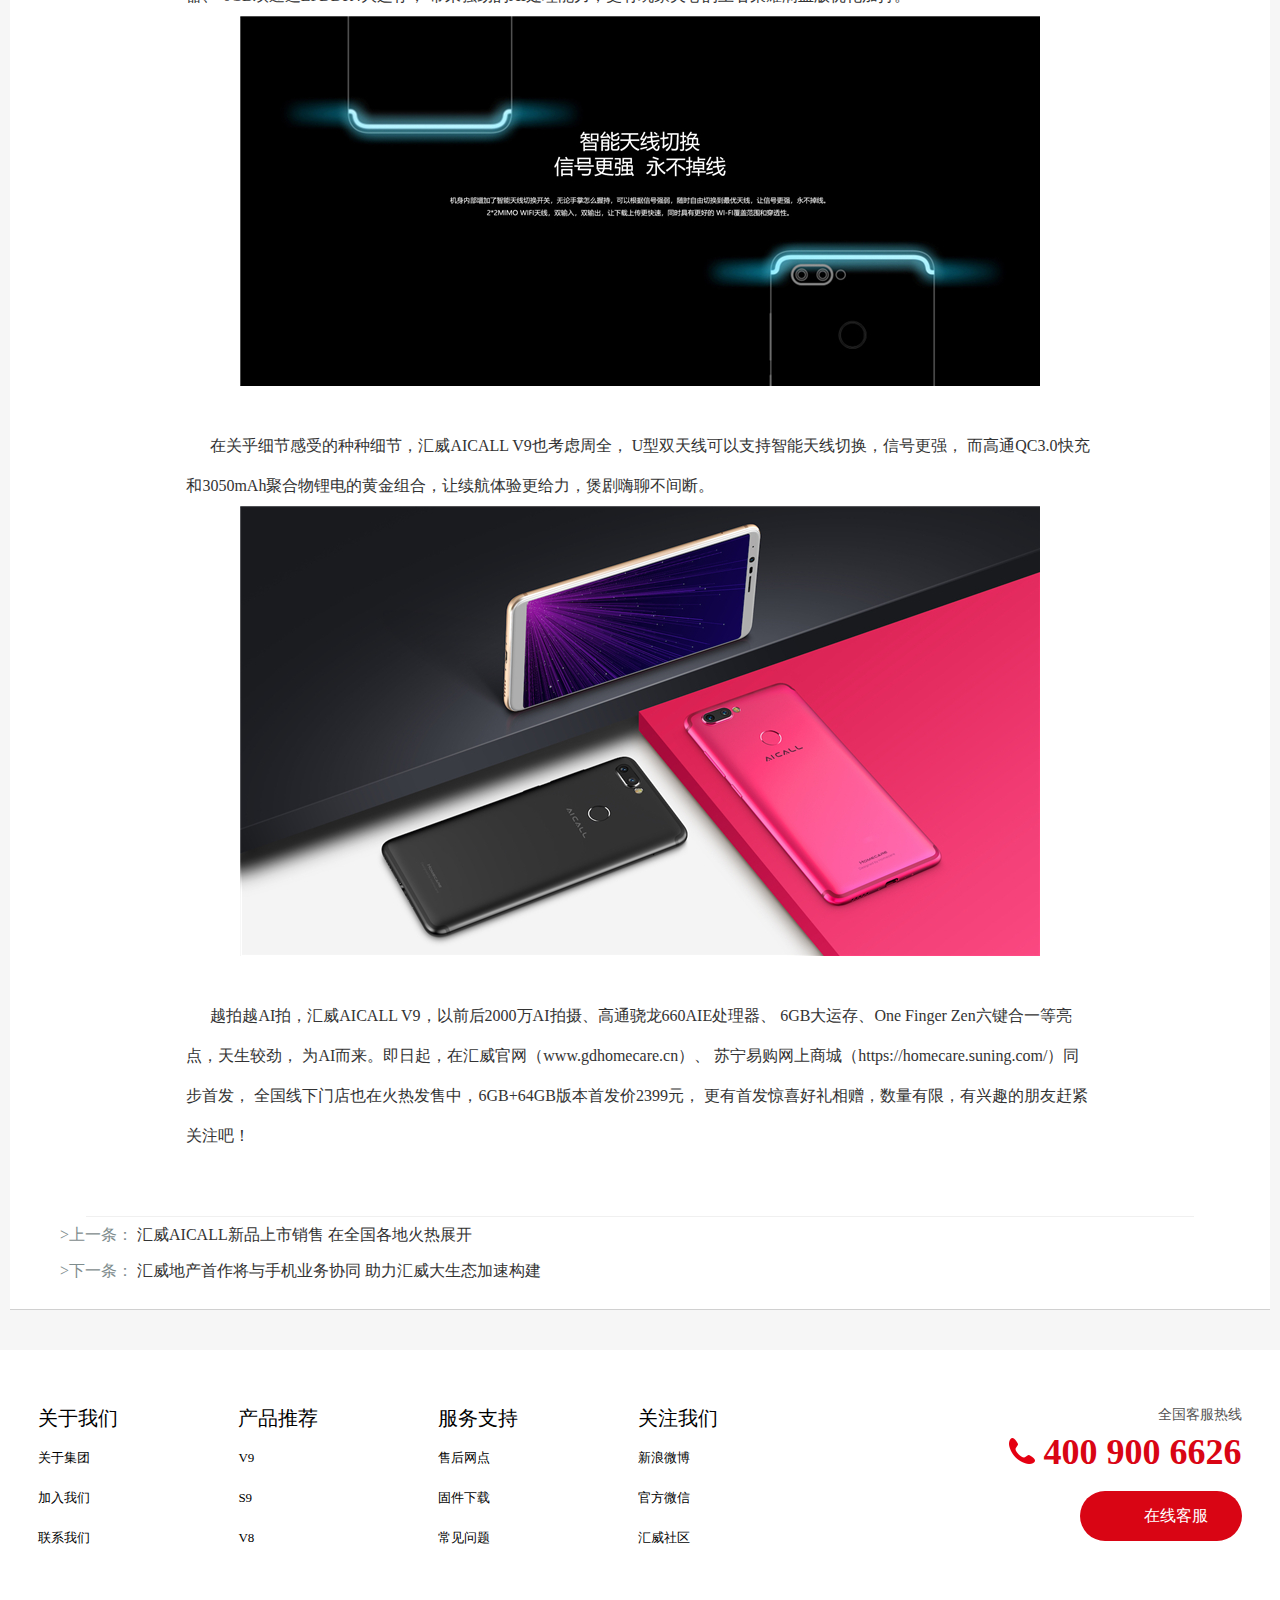
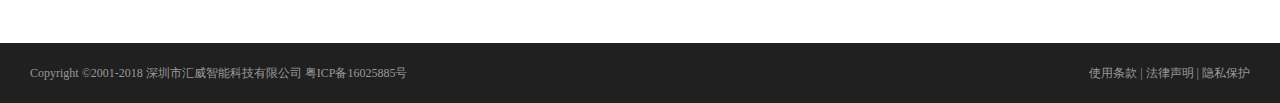
<file: new2.html>
<!DOCTYPE html>
<html lang="en">

<head>
    <meta charset="UTF-8">
    <meta name="viewport" content="width=device-width, initial-scale=1.0">
    <meta http-equiv="X-UA-Compatible" content="ie=edge">
    <title>汇威手机AICALL-天生较劲-汇威官网</title>
    <!--style start-->
    <link rel="stylesheet" href="./css/reset.css">
    <link rel="stylesheet" href="./css/style.css">
    <link rel="stylesheet" href="https://use.fontawesome.com/releases/v5.2.0/css/all.css" integrity="sha384-hWVjflwFxL6sNzntih27bfxkr27PmbbK/iSvJ+a4+0owXq79v+lsFkW54bOGbiDQ"
        crossorigin="anonymous">
    <link rel="stylesheet" href="./js/main.js">

</head>

<body class="l-main">
    <!--header start-->
    <header>
        <div class="nav-header">
            <div class="nav-bar">
                <div class="logo">
                    <a href="index.html"><img src="./images/logo.png" alt="logo"></a>
                </div>
                <div class="nav-menu">
                    <ul class="g-nav-flx">
                        <li>
                            <a href="index.html">首页</a>
                        </li>
                        <li>
                            <a href="about.html">关于汇威</a>
                        </li>
                        <li class="submenu">
                            <a href="product.html">产品</a>
                            <div class="submenu-list">
                                <a href="#">
                                    <div class="submenu-img">
                                        <img src="./images/list2/submenu1.jpg" alt="图片">
                                    </div>
                                    <div class="submenu-content">
                                        <p>AICALL V9</p>
                                        <p>2399元起</p>
                                    </div>
                                </a>
                                <a href="#"><div class="submenu-img">
                                    <img src="./images/list2/submenu2.png" alt="图片">
                                </div>
                                <div class="submenu-content">
                                    <p>AICALL S9</p>
                                    <p>即将上市</p>
                                </div>
                            </a>
                                <a href="#"><div class="submenu-img">
                                    <img src="./images/list2/submenu3.png" alt="图片">
                                </div>
                                <div class="submenu-content">
                                    <p>V8</p>
                                    <p>1999元起</p>
                                </div>
                            </a>
                            </div>
                        </li>
                        <li>
                            <a href="information.html">资讯</a>
                        </li>
                        <li>
                            <a href="shopping.html">在线商城</a>
                        </li>
                        <li>
                            <a href="http://tieba.baidu.com/f?kw=%BB% class=" g-tips"E3%CD%FE%CA%D6%BB%FA&fr=ala0&tpl=5&traceid=">社区</a>
                        </li>
                        <li>
                            <a href="
                                service.html">服务支持</a>
                        </li>
                    </ul>
                </div>
                <div class="icon">
                    <div class="search">
                        <i class="fas fa-search"></i>
                    </div>
                    <span>|</span>
                    <a href="register.html">
                        <i class="far fa-user"></i>
                    </a>
                    <span>|</span>
                    <div class="language">
                        <i class="fas fa-compact-disc"></i>
                    </div>
                </div>
            </div>
        </div>
    </header>
    <!--header end-->
    <!--main start-->
    <main>
        <div class="g-banner">
            <img src="./images/background/news.jpg" alt="">
        </div>

        <div class="i-wrapper">
            <div class="i-layout">
                <div class="i-subnav1">
                    <ul class="i-fix1">
                        <li>
                            <a href="information.html">公司新闻</a>
                        </li>
                        <li>
                            <a href="#">产品评测</a>
                        </li>
                        <li>
                            <a href="#">媒体报道</a>
                        </li>
                    </ul>
                </div>
                <div class="i-subnav2">
                    <a class="subnav2-bg bg-tips" href="index.html">首页</a>
                    <span>></span>
                    <a href="information.html">公司新闻</a>
                </div>
            </div>
        </div>
        <div class="main-content">
            <div class="g-wrap">
                <div class="scroll-box">

                    <div class="content-title">
                        <div class="title-msg">樊振东/王皓联袂推荐！汇威AICALL V9手机正式开售</div>
                        <div class="title-subtitle">
                            <div class="title-time">
                                <span>时间：2018 / 07 / 13 17:31:08</span>
                                <span>点击次数：</span>
                            </div>
                            <div class="title-share">
                                <span>分享到：</span>
                                <a href="#"></a>
                                <a href="#"></a>
                                <a href="#"></a>
                                <a href="#"></a>
                                <a href="#"></a>
                            </div>
                        </div>
                    </div>

                    <div class="g-content">
                        <div class="content-box">
                            <div class="scoroll-content">
                                激烈的手机市场，再添AI生力军。于6月24日在北京司马台长城盛大发布的汇威AICALL V9，
                                今日在汇威官网（www.gdhomecare.cn）与苏宁易购网上商城
                                （https://homecare.suning.com/）同步首发，全国各地线下门店也在火热发售中。
                                前后2000万AI拍摄、高通骁龙660AIE、One Finger Zen六键合一、AMOLED全面屏、
                                6GB大运存、水银弧设计等数十项创新汇聚，成就汇威AICALL V9非同一般的体验。
                                V9首发流光金与幻夜黑两种款式，6GB+64GB版本首发价2399元，
                                现在在官网、苏宁易购网上商城、线下门店购买另有惊喜好礼（最高可享免单优惠）
                                ，名额有限，欲购从速！
                            </div>
                            <div class="scorll-pic">
                                <img src="./images/information/new2-1.jpg">
                            </div>
                        </div>
                        <div class="content-box">
                            <div class="scoroll-content-tips"></div>
                            <div class="scoroll-content">
                                乒乓球世界冠军助阵：王皓、樊振东任首席体验官
                            </div>
                            <div class="scorll-pic">
                                <img src="./images/information/new2-2.jpg">
                            </div>
                        </div>

                        <div class="content-box">
                            <div class="scoroll-content">
                                先后获得18项世界乒乓球冠军的王皓，与目前世界排名第一并已获7项世界乒乓球冠军的樊振东，
                                作为中国乒乓的代表人物，与汇威“天生较劲”精神感召共鸣，
                                在发布会正式获邀成为汇威首席体验官，力荐汇威AICALL V9。
                            </div>
                            <div class="scoroll-content-tips"></div>
                            <div class="scoroll-content">
                                AMOLED全面屏+水银弧：入眼情迷，入手心动
                            </div>
                            <div class="scorll-pic">
                                <img src="./images/information/new2-3.jpg">
                            </div>
                        </div>

                        <div class="content-box">
                            <div class="scoroll-content-tips"></div>
                            <div class="scoroll-content">
                                一款手机，第一眼的观感，第一次的手感，尤为重要。
                                在各家品牌纷纷发布“刘海屏”手机，手机越来越大/厚/重的当下，
                                汇威AICALL V9犹如一股清流。通过6.01英寸AMOLED全面屏、1.47mm极窄边框、
                                “水银弧”的精巧组合，将屏占比提升至85.6%的同时，
                                也把机身长度与宽度压缩到155.55mm与75.25mm，厚度更控制在7.5mm，
                                既保证了“全面屏、没刘海”的舒适观感，
                                也精妙的保证了屏占比、体积、手感三者的平衡，可谓入眼情迷，入手心动。
                            </div>
                            <div class="scorll-pic">
                                <img src="./images/information/new2-4.jpg">
                            </div>
                        </div>

                        <div class="content-box">
                            <div class="scoroll-content-tips"></div>
                            <div class="scoroll-content">
                                作为日常使用频次最高的产品，手机的工艺品质，
                                直接关系到每天几个小时的使用感受，在你感知得到、感知不到的细节，
                                汇威AICALL V9都下足了功夫，不仅选用了航天级6063铝材、美国GE的PA纳米材料、
                                蓝宝石玻璃镜片等一系列高端材质，还采用了波纤热流道注塑、
                                全制程CNC、205镐砂喷制等严苛工艺。精细的设计，
                                精湛的工艺，处处精进的汇威AICALL V9，不求新奇颠覆，只求看着精致，握着舒适。
                            </div>
                            <div class="scoroll-content-tips"></div>
                            <div class="scoroll-content">
                                前后2000万AI拍摄：拍出想象不到的美
                            </div>
                            <div class="scorll-pic">
                                <img src="./images/information/new2-5.jpg">
                            </div>
                        </div>

                        <div class="content-box">
                            <div class="scoroll-content-tips"></div>
                            <div class="scoroll-content">
                                要想手机拍的好，光有一双擅于发现美的心还不够，
                                还需要手机硬件、算法和技术的齐头并进。主打“越拍越AI拍”的汇威AICALL V9，
                                拥有前后2000万AI拍摄扎实功底。后置索尼2000万+1600万AI超感光双摄，
                                采用索尼IMX398+IMX350感光元件和美国虹软专业级算法，支持双核对焦，
                                拥有1.12μm超大像素，f/1.7超大光圈，足以跻身目前一线拍摄水准；
                                前置三星2000万AI美颜相机，
                                可以根据性别、肤质和场景光线，智能匹配美颜方案，随手一拍就很美。
                            </div>
                            <div class="scorll-pic">
                                <img src="./images/information/new2-6.jpg">
                            </div>
                        </div>

                        <div class="content-box">
                            <div class="scoroll-content-tips"></div>
                            <div class="scoroll-content">
                                有了好画质，功能再多一些当然更具可玩性。
                                汇威AICALL V9全面支持时下最流行的各类AI拍摄功能，AI人像双摄、AI背景虚化、
                                AI超级夜景、AI逆光拍摄、AI美颜、AI多帧成像都不在话下，让你拍出想象不到的美。
                            </div>
                            <div class="scoroll-content-tips"></div>
                            <div class="scoroll-content">
                                One Finger Zen六键合一：全面屏手机的全能交互
                            </div>
                            <div class="scorll-pic">
                                <img src="./images/information/new2-7.jpg">
                            </div>
                        </div>


                        <div class="content-box">
                            <div class="scoroll-content-tips"></div>
                            <div class="scoroll-content">
                                全面屏手机，按键怎么办？让汇威给你答案。
                                这一次，汇威AICALL V9的指纹按键，全面升级了“One Finger Zen六键合一”黑科技。
                                在熄屏/亮屏解锁，轻触0.1秒；在手机应用时，轻触返回；在手机应用时，
                                双击实现Home键；在相机模式下，
                                长按拍照；在来电时，长按接听；在浏览电子书/图片时，左右滑动翻页。
                            </div>
                            <div class="scoroll-content-tips"></div>
                            <div class="scoroll-content">
                                一键，一按，就可以轻松搞定手机的几乎全部交互，
                                和其它品牌的按键功能相比，汇威AICALL V9的六键合一，交互功能的覆盖更广，
                                而且交互逻辑更贴近全面屏的使用特性，更方便，更懂你。
                            </div>
                            <div class="scoroll-content-tips"></div>
                            <div class="scoroll-content">
                                骁龙660AIE+6GB大运存：强劲的AI运算与游戏体验
                            </div>
                            <div class="scorll-pic">
                                <img src="./images/information/new2-8.jpg">
                            </div>
                        </div>


                        <div class="content-box">
                            <div class="scoroll-content-tips"></div>
                            <div class="scoroll-content">
                                看着精致，握着舒适，拍的好看，用着方便，
                                都离不开一套出色硬件配置的支持，汇威AICALL V9标配高通骁龙660AIE处理器、
                                6GB双通道LPDDR4大运存，
                                带来强劲的AI处理能力，更有玩家关心的王者荣耀满血版优化加持。
                            </div>
                            <div class="scorll-pic">
                                <img src="./images/information/new2-9.jpg">
                            </div>
                        </div>

                        <div class="content-box">
                            <div class="scoroll-content-tips"></div>
                            <div class="scoroll-content">
                                在关乎细节感受的种种细节，汇威AICALL V9也考虑周全，
                                U型双天线可以支持智能天线切换，信号更强，
                                而高通QC3.0快充和3050mAh聚合物锂电的黄金组合，让续航体验更给力，煲剧嗨聊不间断。
                            </div>
                            <div class="scorll-pic">
                                <img src="./images/information/new2-10.jpg">
                            </div>
                        </div>

                        <div class="content-box">
                            <div class="scoroll-content-tips"></div>
                            <div class="scoroll-content">
                                越拍越AI拍，汇威AICALL V9，以前后2000万AI拍摄、高通骁龙660AIE处理器、
                                6GB大运存、One Finger Zen六键合一等亮点，天生较劲，
                                为AI而来。即日起，在汇威官网（www.gdhomecare.cn）、
                                苏宁易购网上商城（https://homecare.suning.com/）同步首发，
                                全国线下门店也在火热发售中，6GB+64GB版本首发价2399元，
                                更有首发惊喜好礼相赠，数量有限，有兴趣的朋友赶紧关注吧！
                            </div>
                        </div>
                    </div>

                    <div class="g-search">
                        <div class="search-left">
                            <a href="#">
                                <span>>上一条：</span>
                                <span>汇威AICALL新品上市销售 在全国各地火热展开</span>
                            </a>
                        </div>
                        <div class="search-left">
                            <a href="#">
                                <span>>下一条：</span>
                                <span>汇威地产首作将与手机业务协同 助力汇威大生态加速构建
                                </span>
                            </a>
                        </div>
                        <div class="search-right">
                            <a href="#">
                                <img src="./images/information/a_share.png" alt="返回上一条">
                            </a>
                        </div>
                    </div>
                </div>
            </div>
    </main>
    <!--main end-->

    <!--footer start-->
    <footer>
        <div class="footertop">
            <div class="layout">
                <div class="weblink">
                    <dl>
                        <dt>
                            <a href="">关于我们</a>
                        </dt>
                        <dd>
                            <a href="">关于集团</a>
                        </dd>
                        <dd>
                            <a href="">加入我们</a>
                        </dd>
                        <dd>
                            <a href="">联系我们</a>
                        </dd>
                    </dl>
                    <dl>
                        <dt>
                            <a href="">产品推荐</a>
                        </dt>
                        <dd>
                            <a href="">V9</a>
                        </dd>
                        <dd>
                            <a href="">S9</a>
                        </dd>
                        <dd>
                            <a href="">V8</a>
                        </dd>
                    </dl>
                    <dl>
                        <dt>
                            <a href="">服务支持</a>
                        </dt>
                        <dd>
                            <a href="">售后网点</a>
                        </dd>
                        <dd>
                            <a href="">固件下载</a>
                        </dd>
                        <dd>
                            <a href="">常见问题</a>
                        </dd>
                    </dl>
                    <dl>
                        <dt>
                            <a href="">关注我们</a>
                        </dt>
                        <dd>
                            <a href="">新浪微博</a>
                        </dd>
                        <dd>
                            <a href="">官方微信</a>
                        </dd>
                        <dd>
                            <a href="">汇威社区</a>
                        </dd>
                    </dl>
                </div>
                <div class="service">
                    <div class="line">
                        <p class="tip">全国客服热线</p>
                        <p class="call">
                            <img src="./images/footer/call.png" alt="电话">
                            400 900 6626
                        </p>
                        <a class="ser" href="">在线客服</a>
                    </div>
                </div>
            </div>
        </div>
        <div class="footer-bottom">
            <div class="record ">
                <div class="copyright">Copyright ©2001-2018 深圳市汇威智能科技有限公司 粤ICP备16025885号 </div>
                <div class="link">
                    <a href="">使用条款</a>
                    <span>|</span>
                    <a href="">法律声明</a>
                    <span>|</span>
                    <a href="">隐私保护</a>
                </div>
            </div>

        </div>
    </footer>
    <!--footer end-->
    <button onclick="topFunction()" id="myBtn" title="回顶部">返回顶部</button>
    <script type="text/javascript" src="js/main.js"></script>
</body>

</html>
</file>
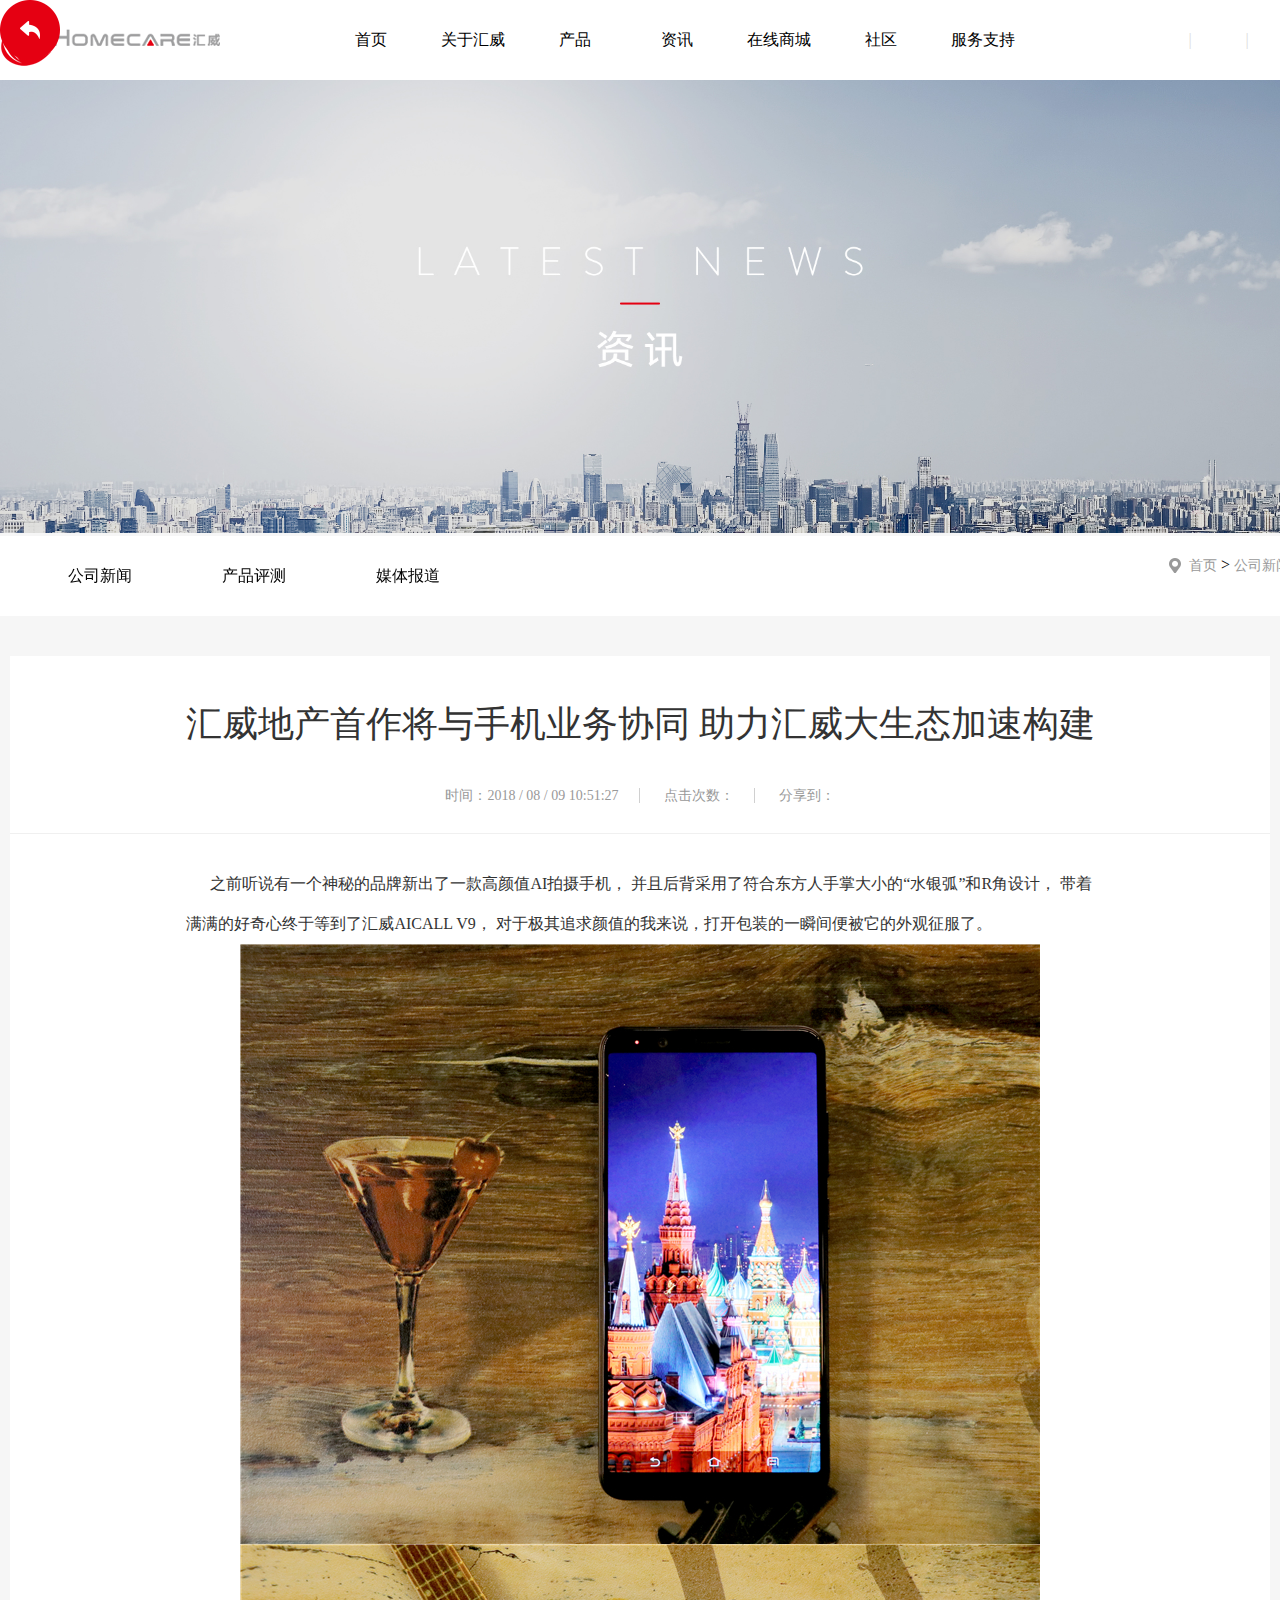
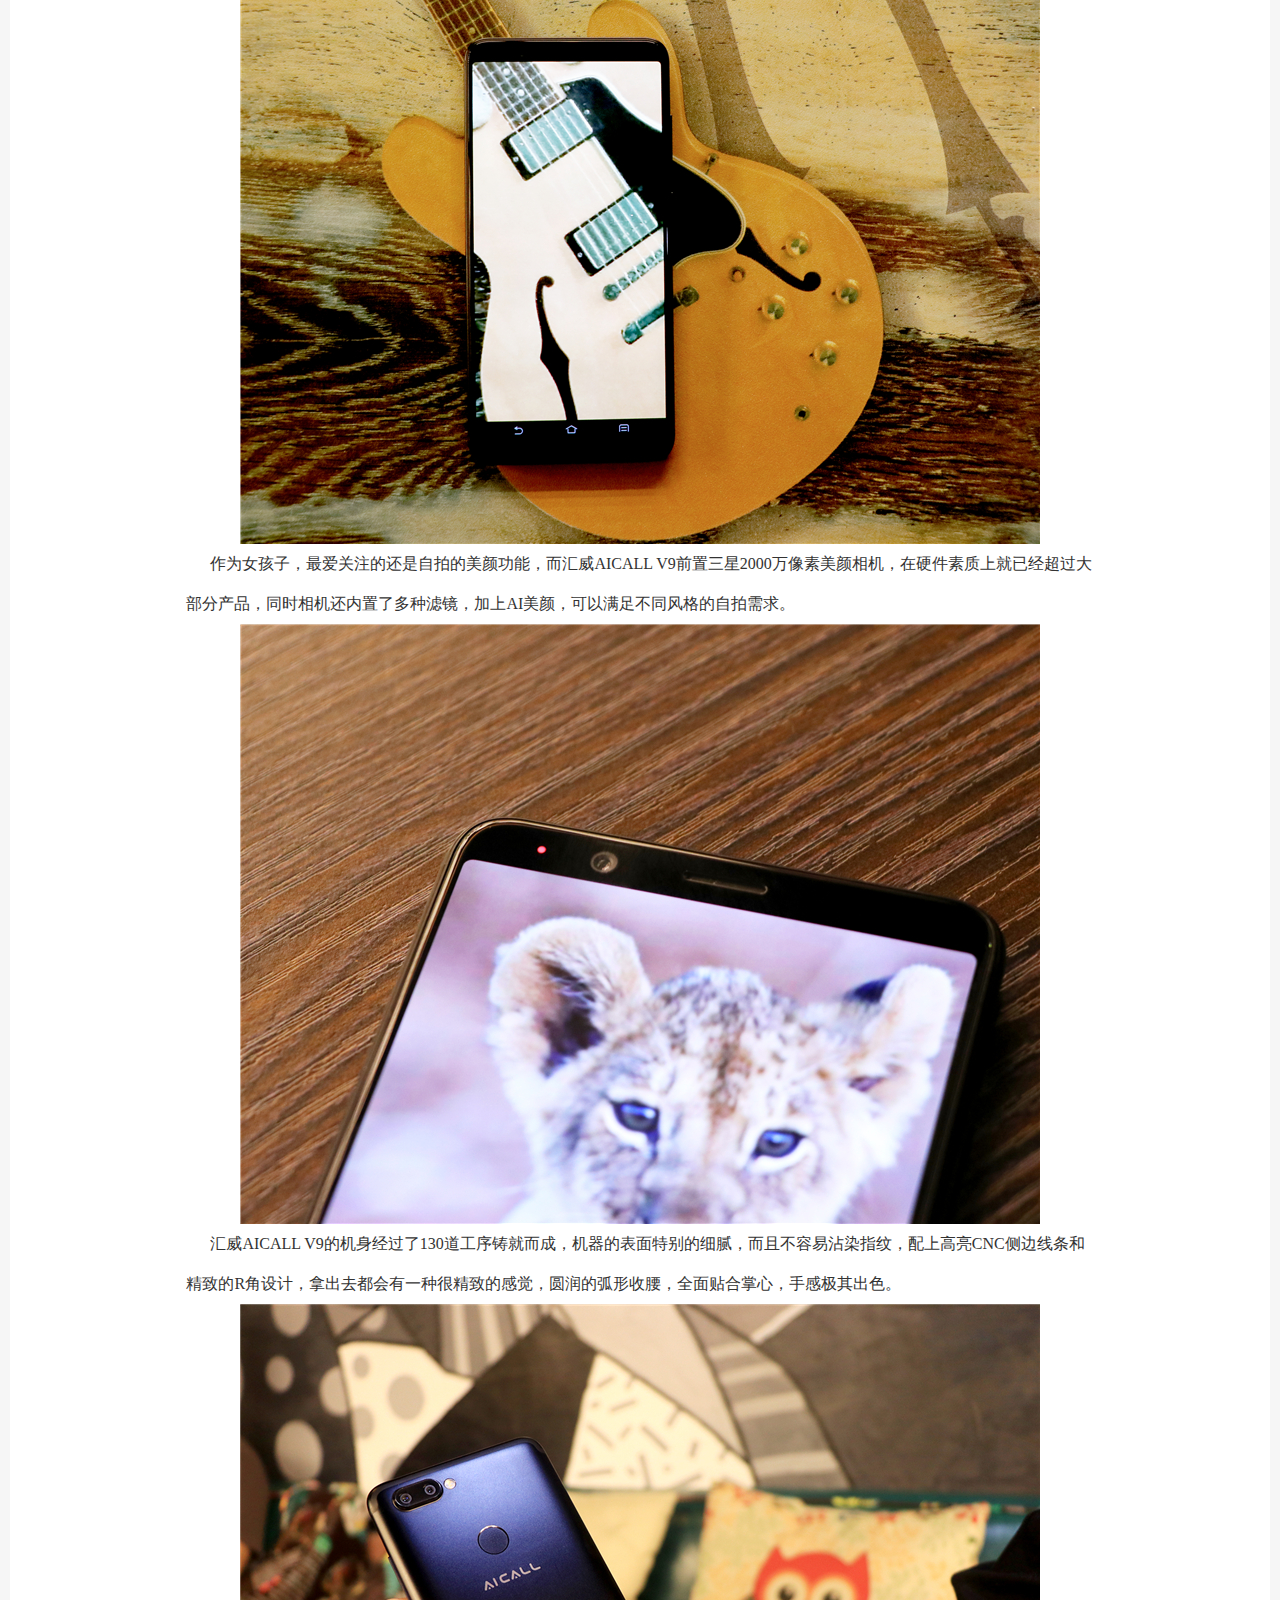
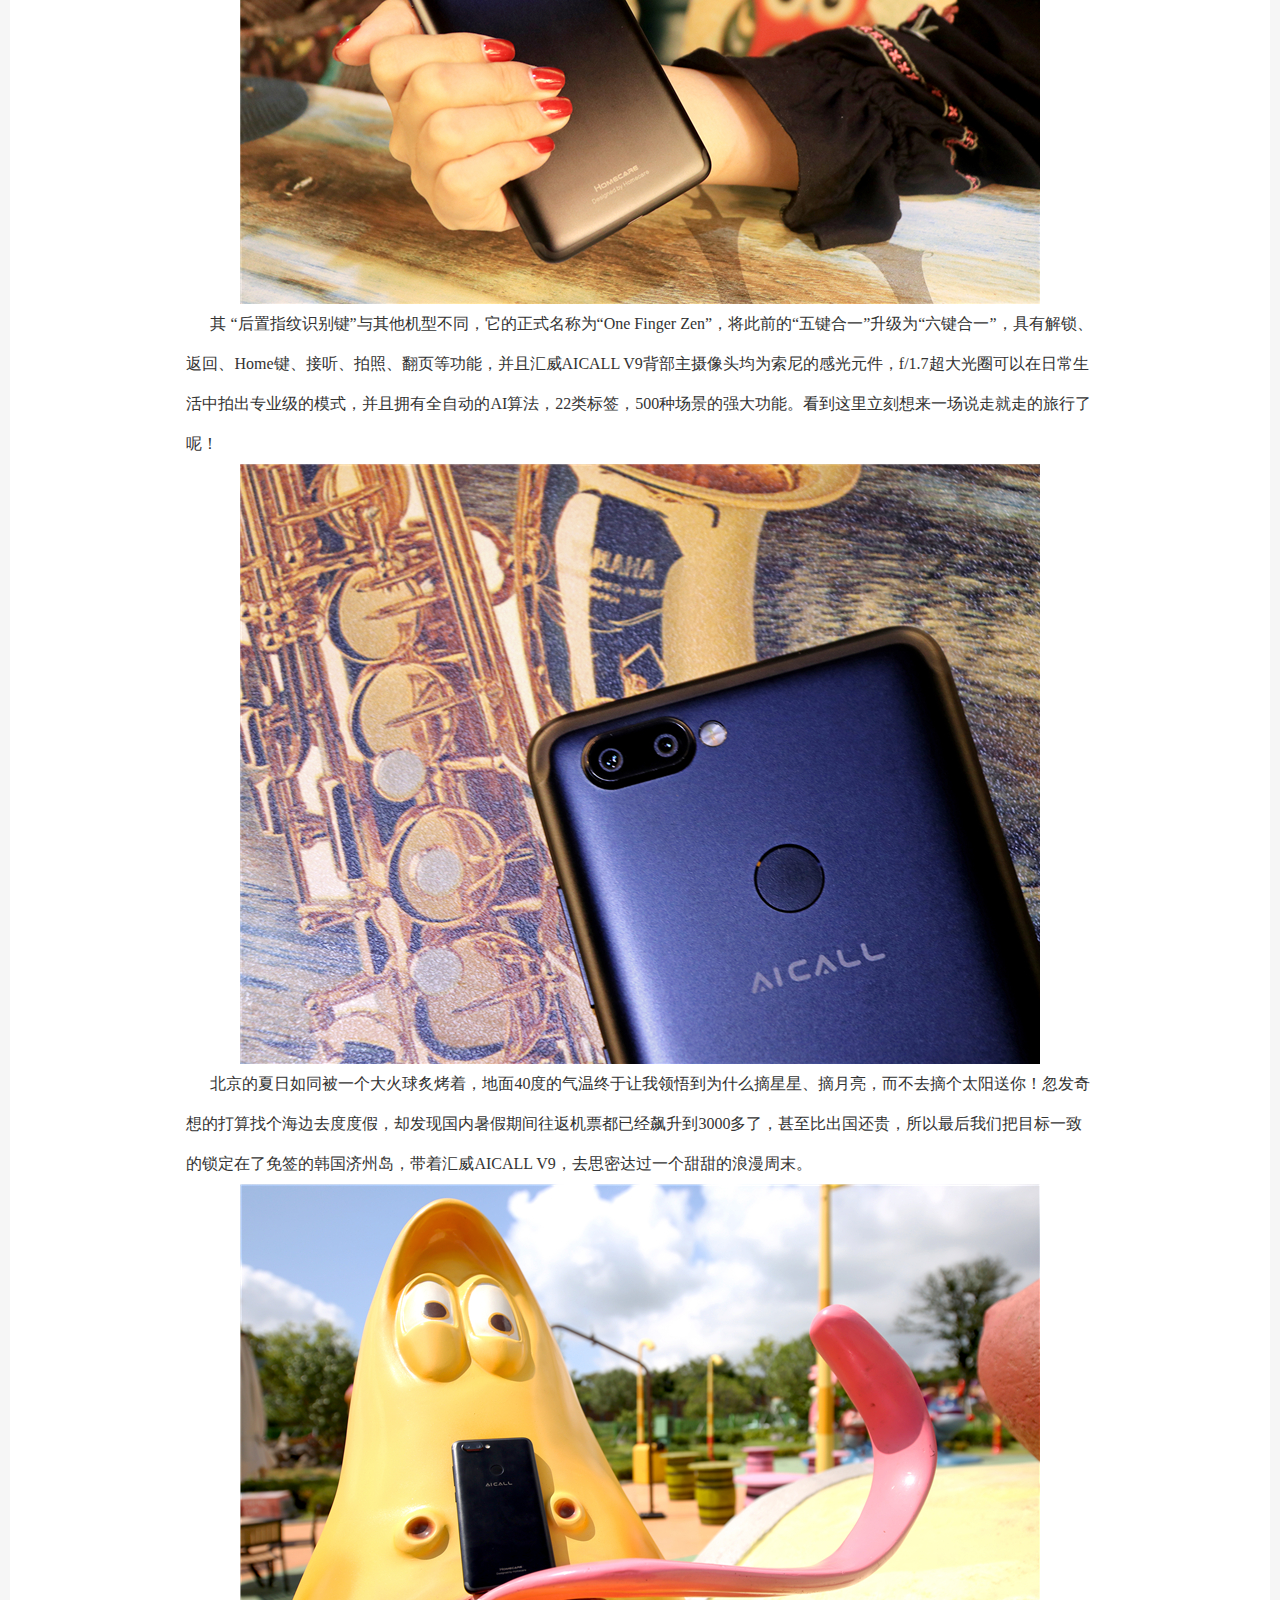
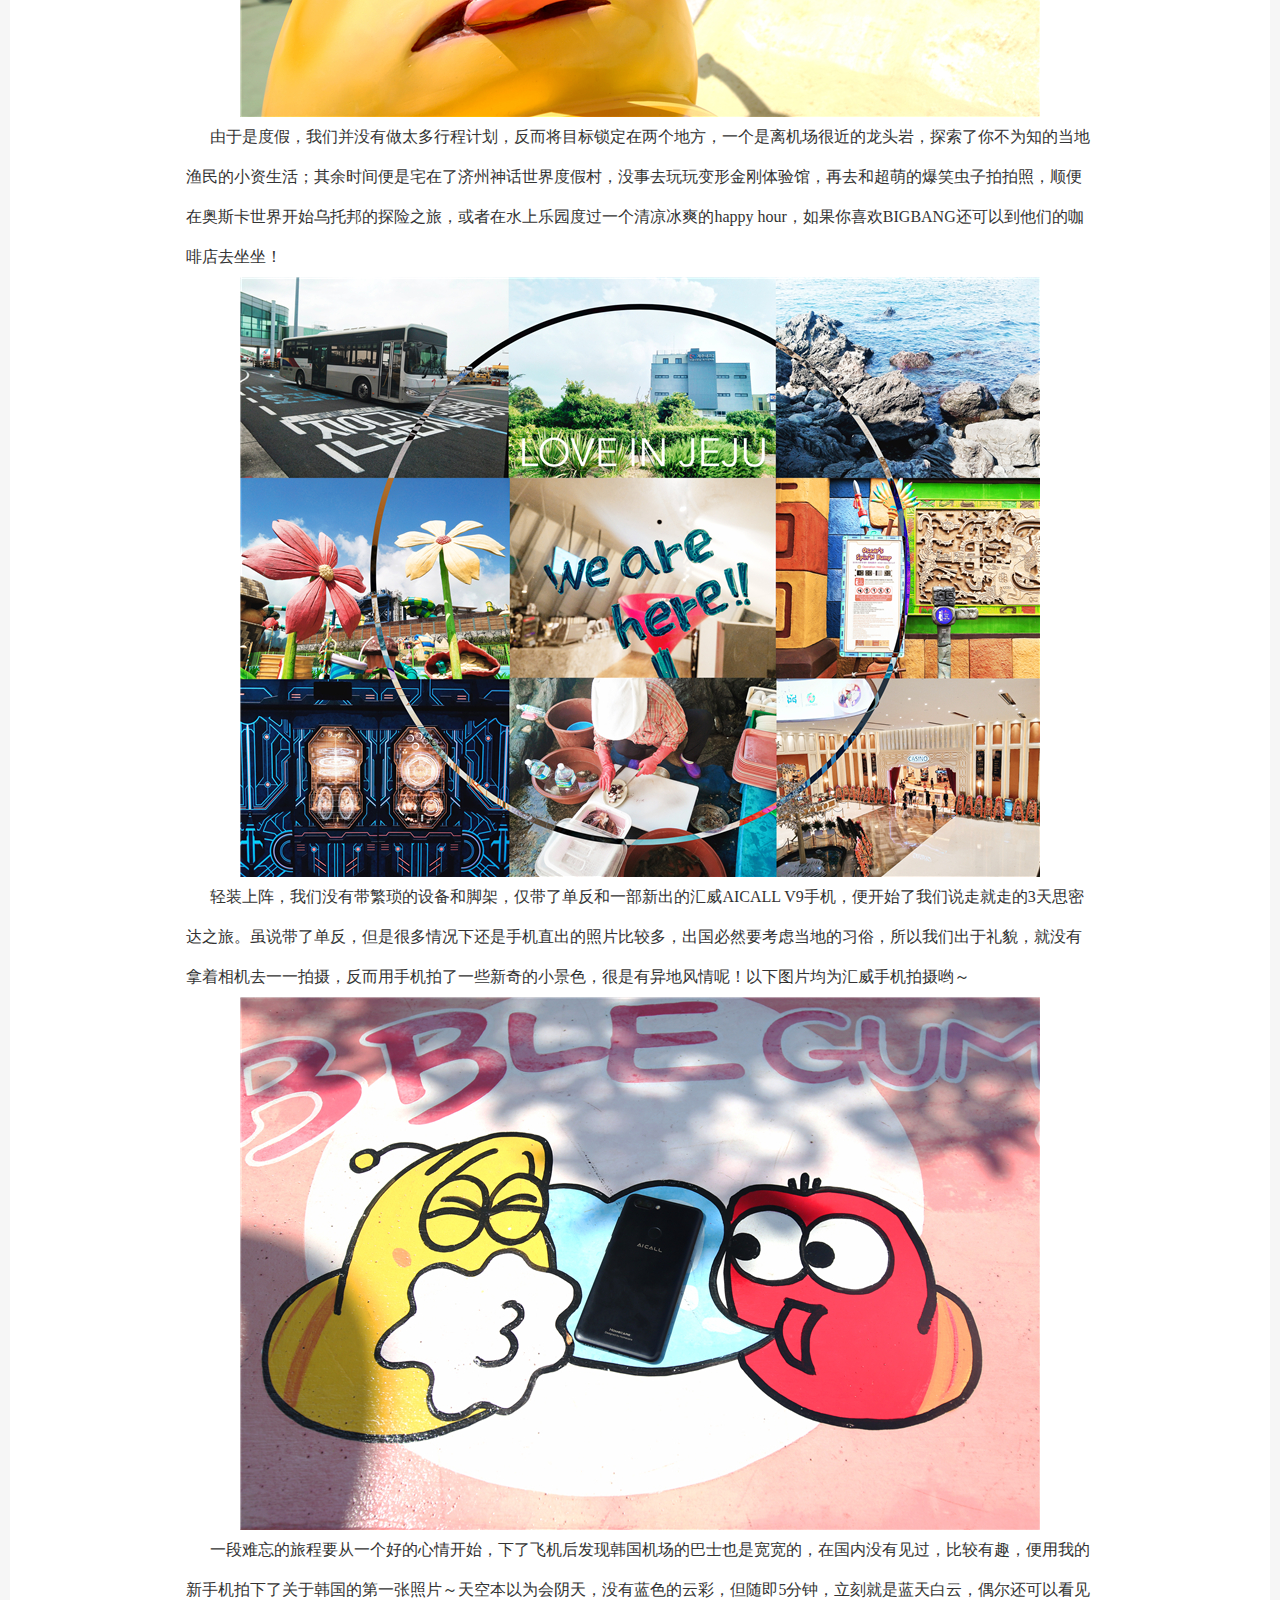
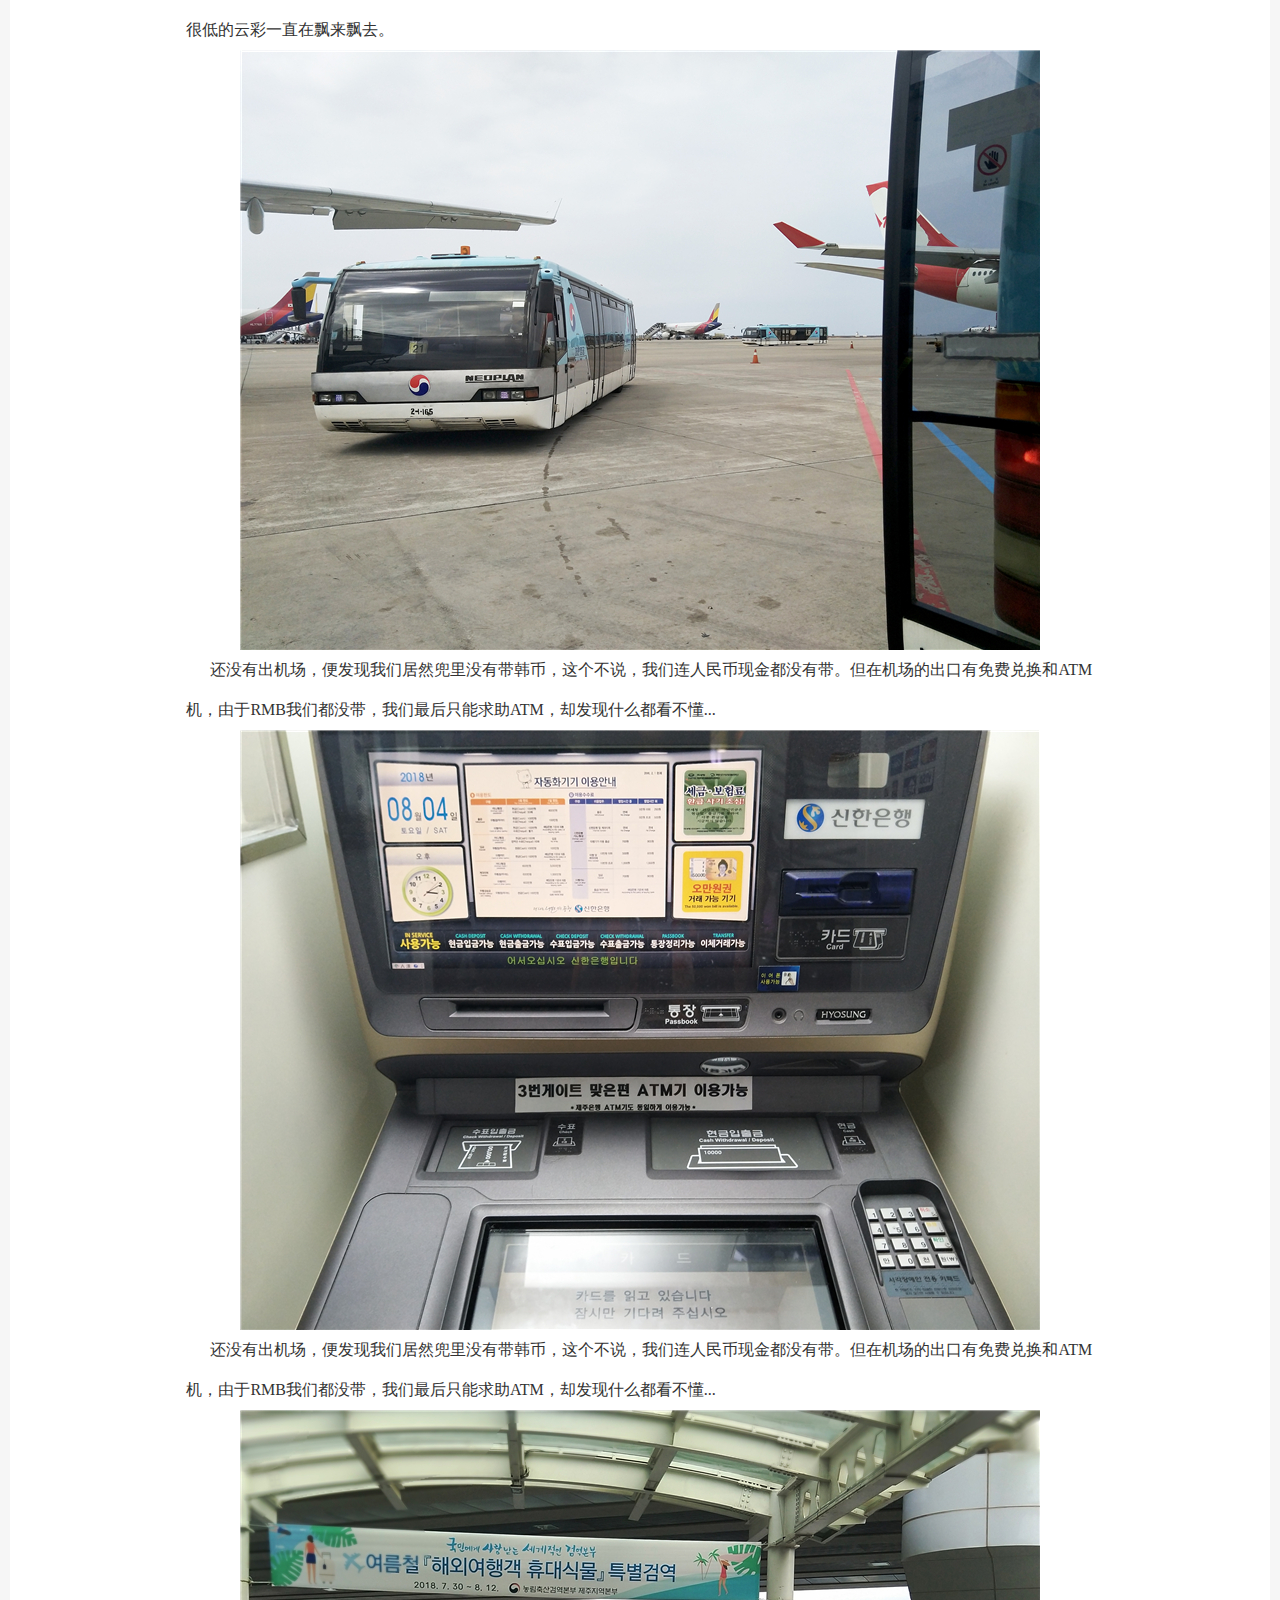
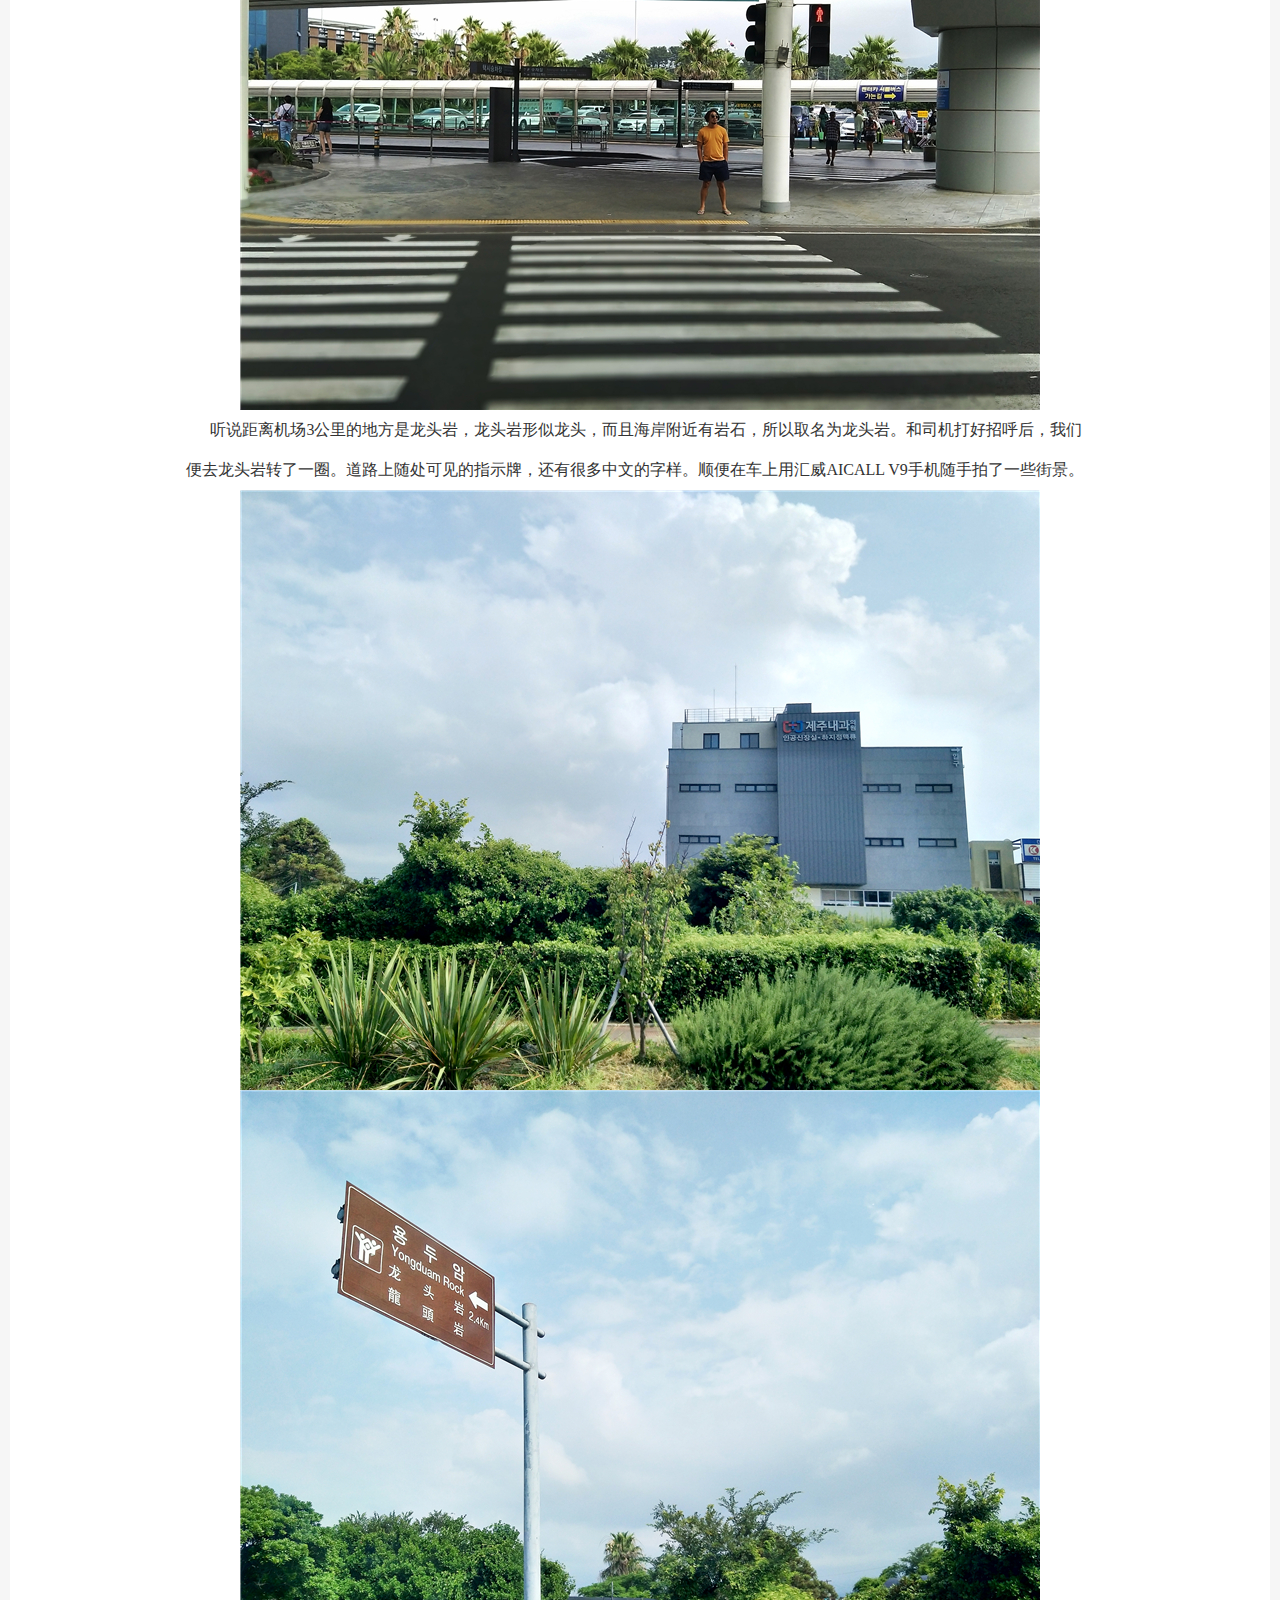
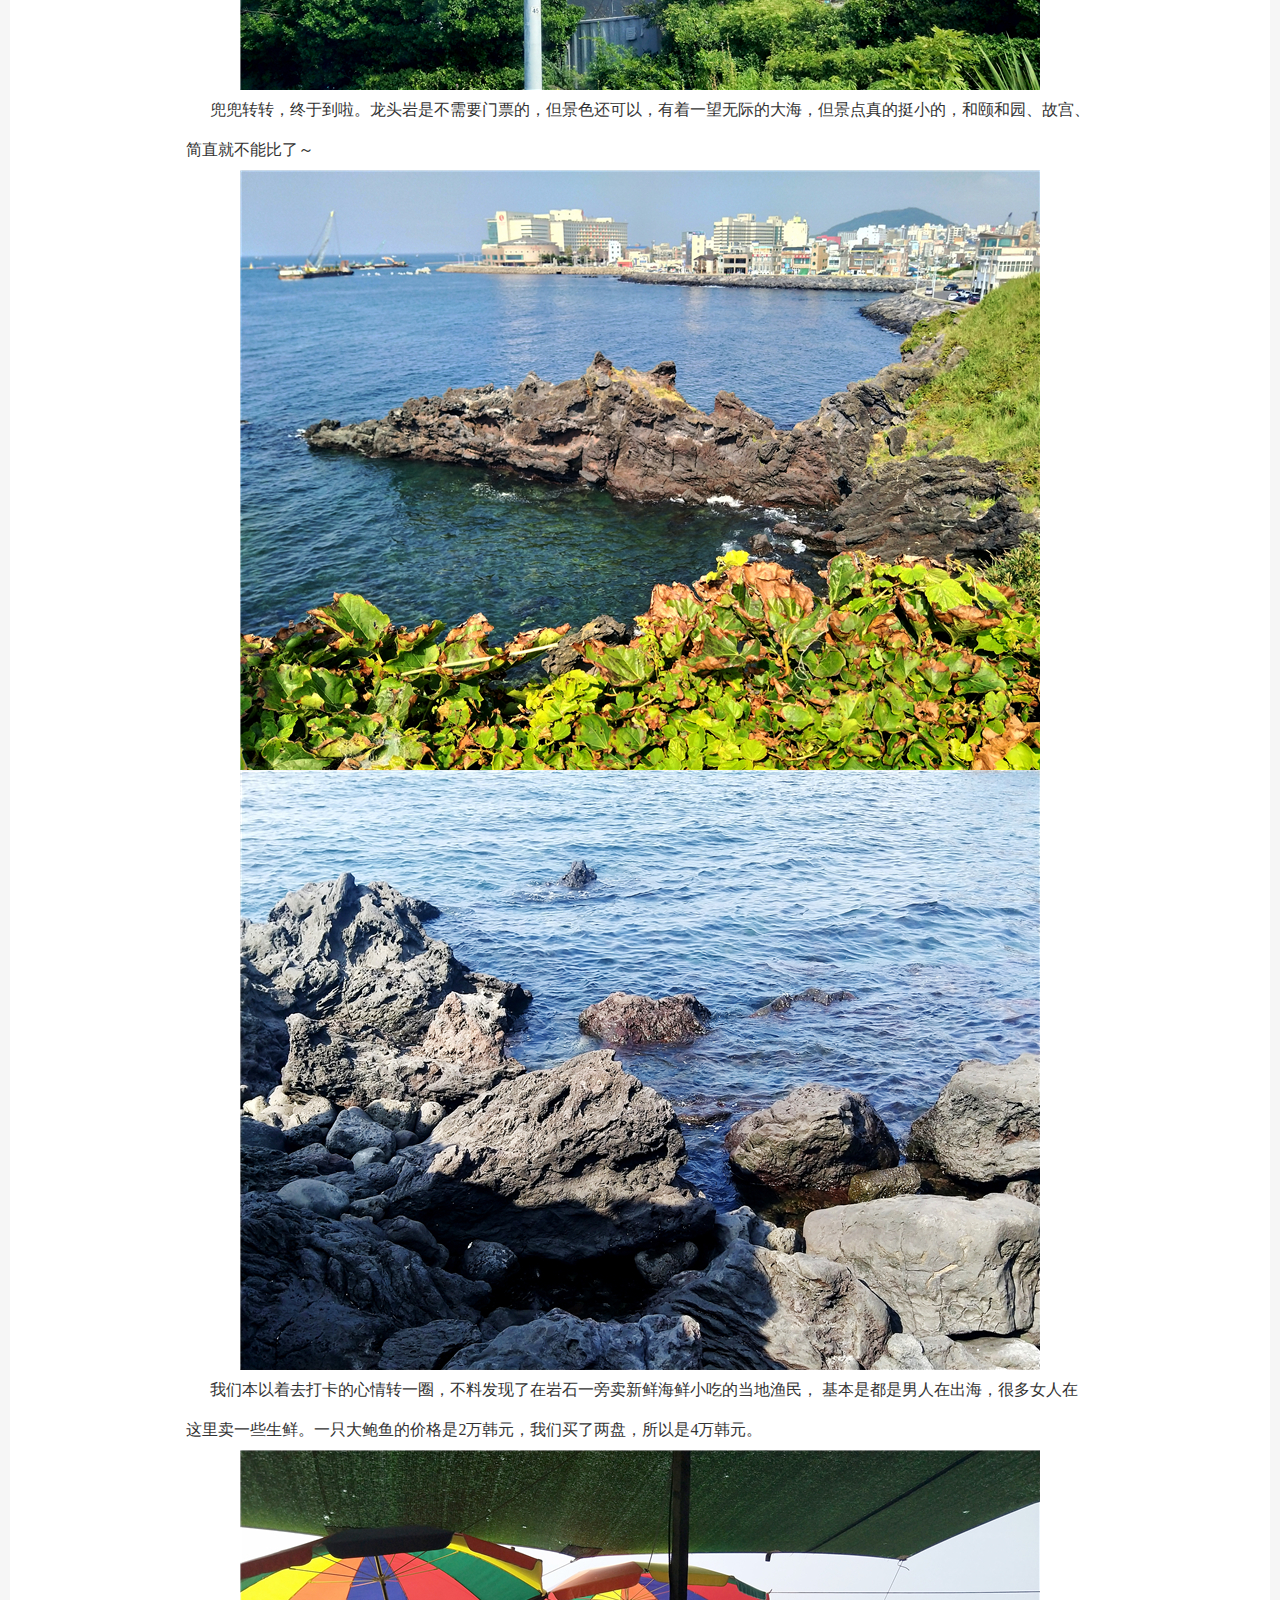
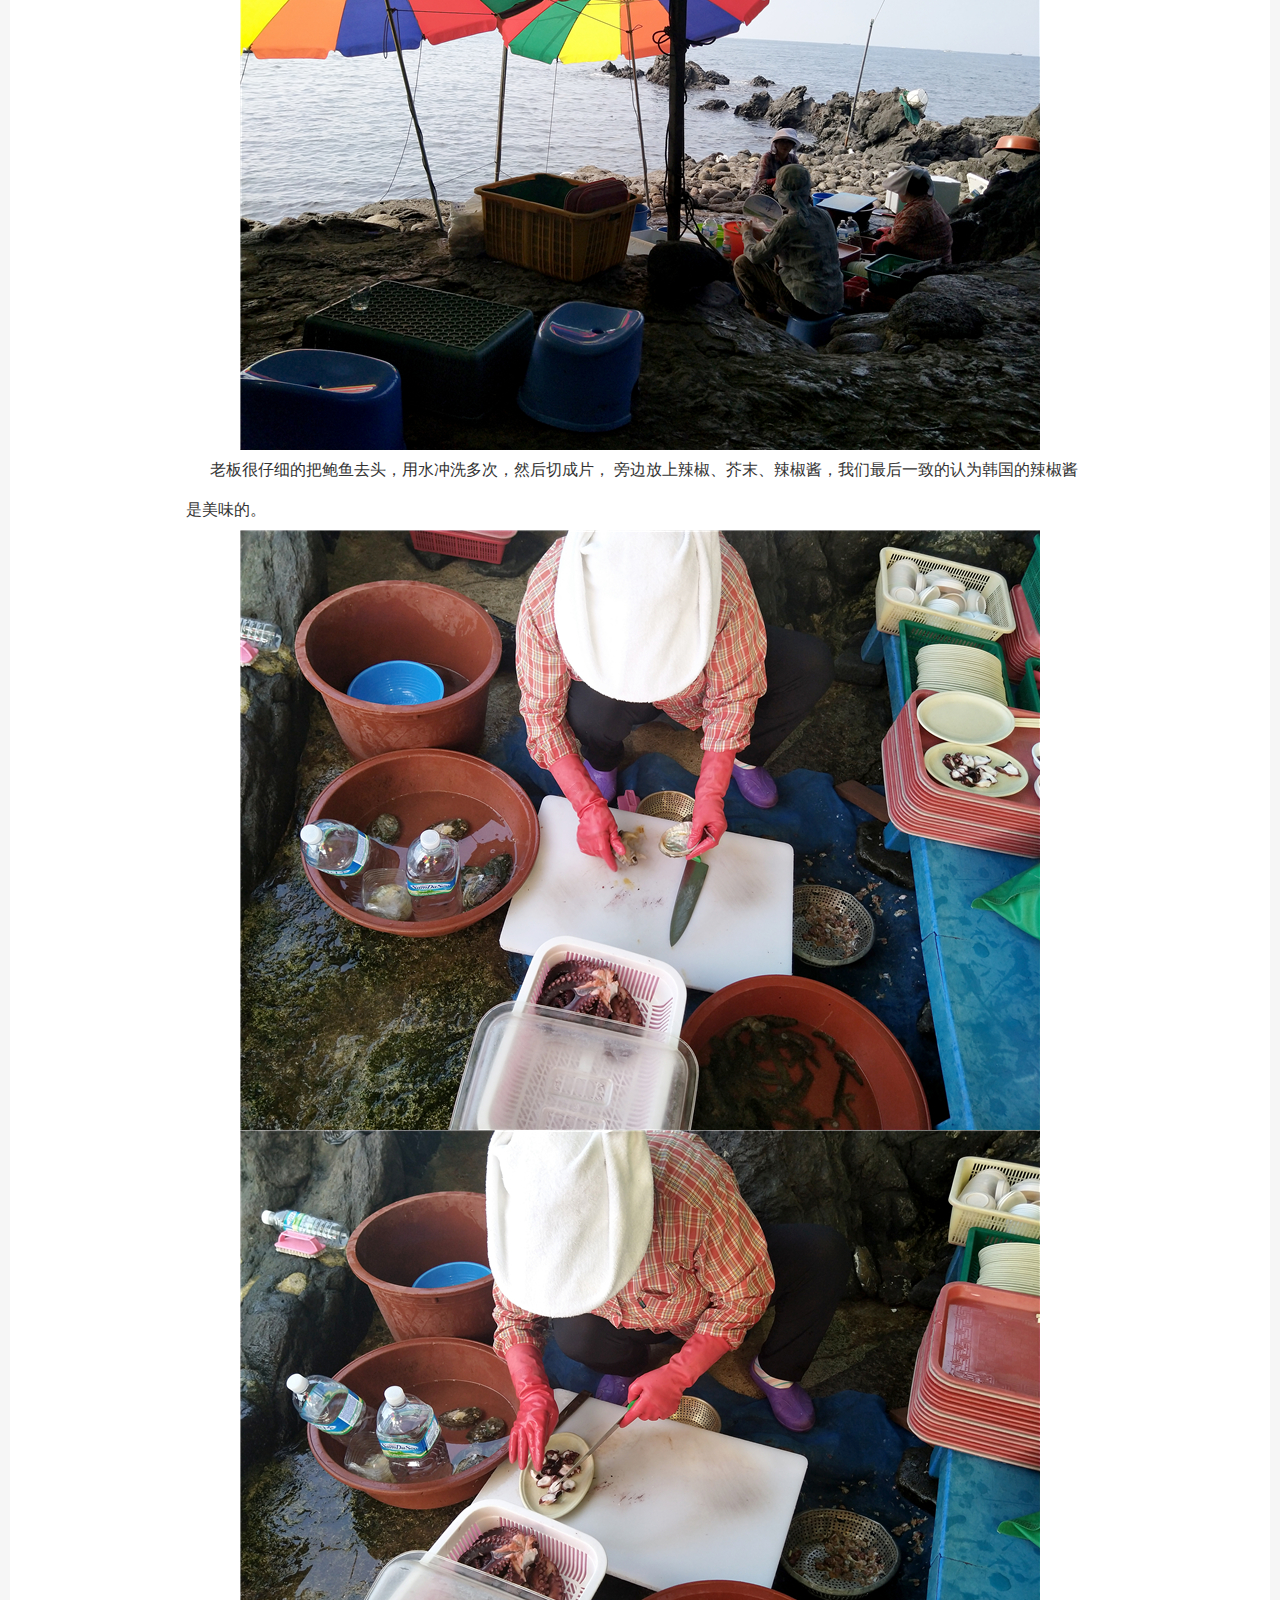
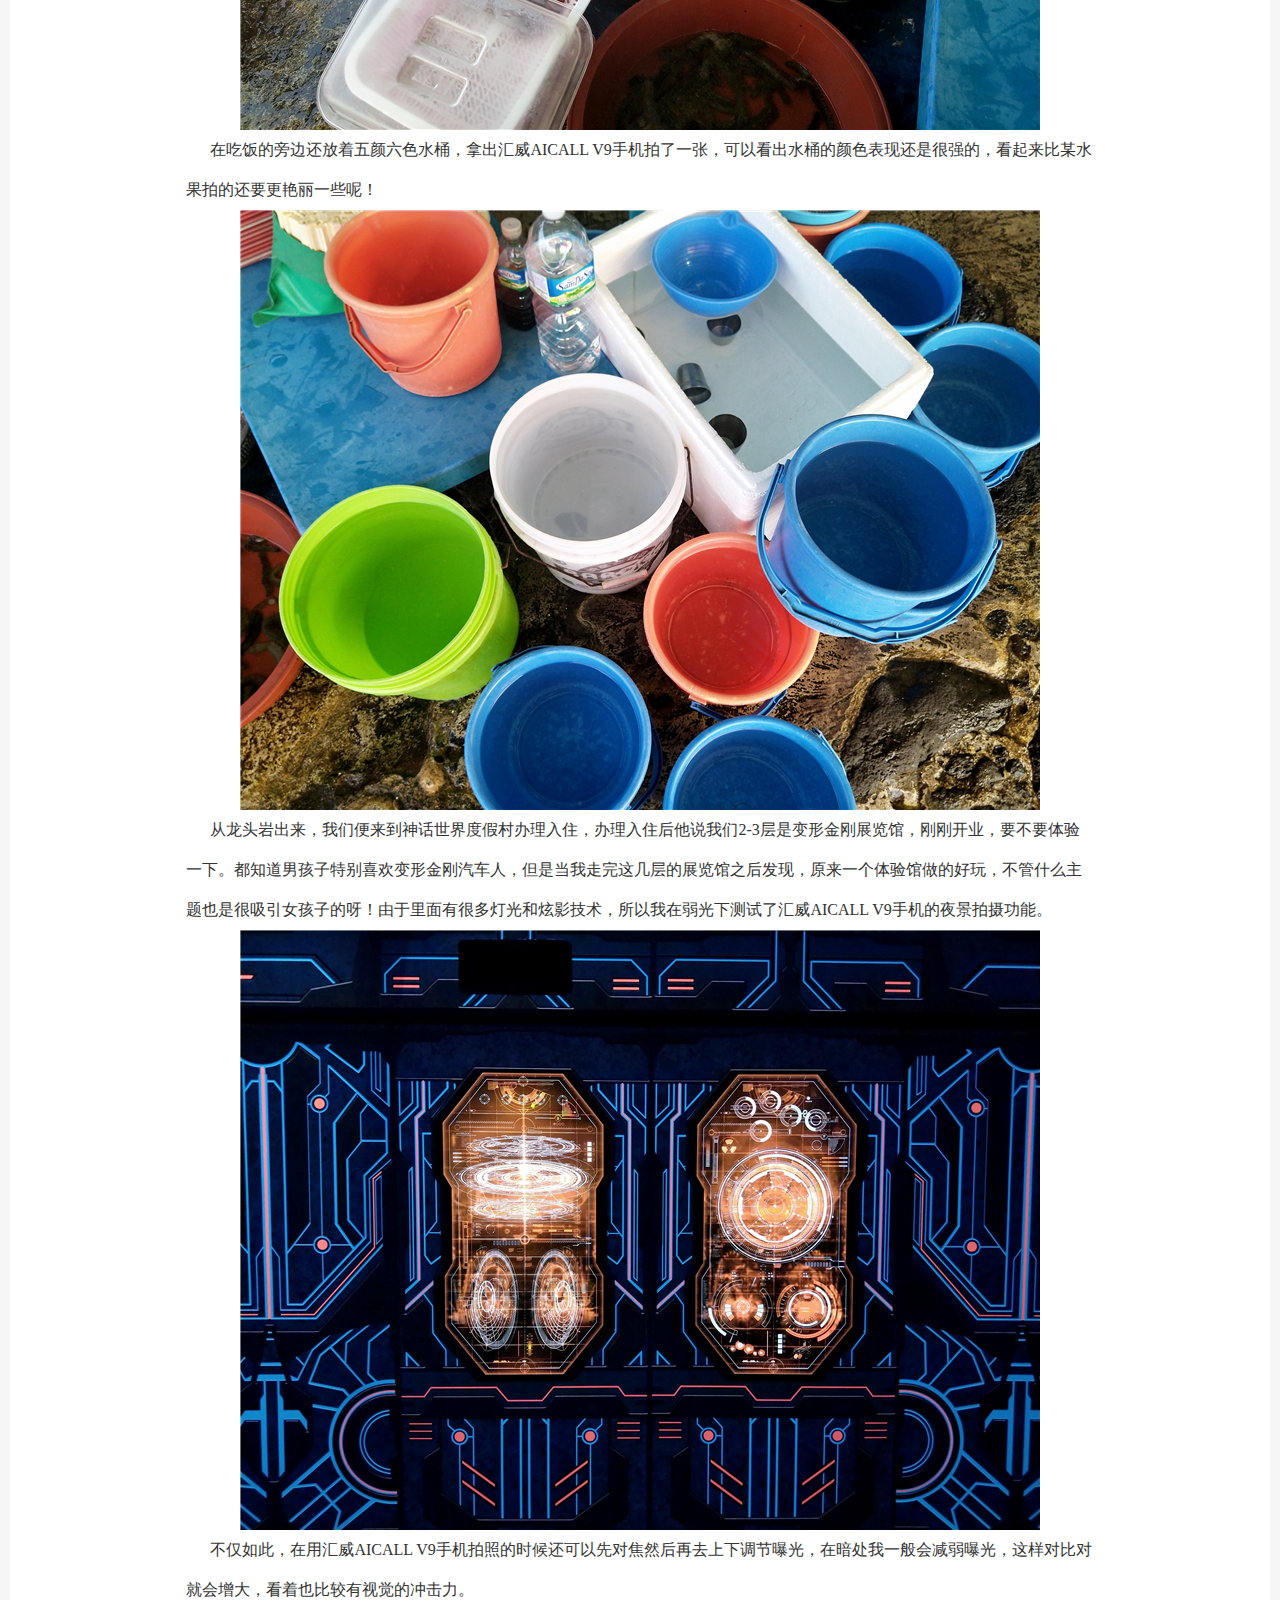
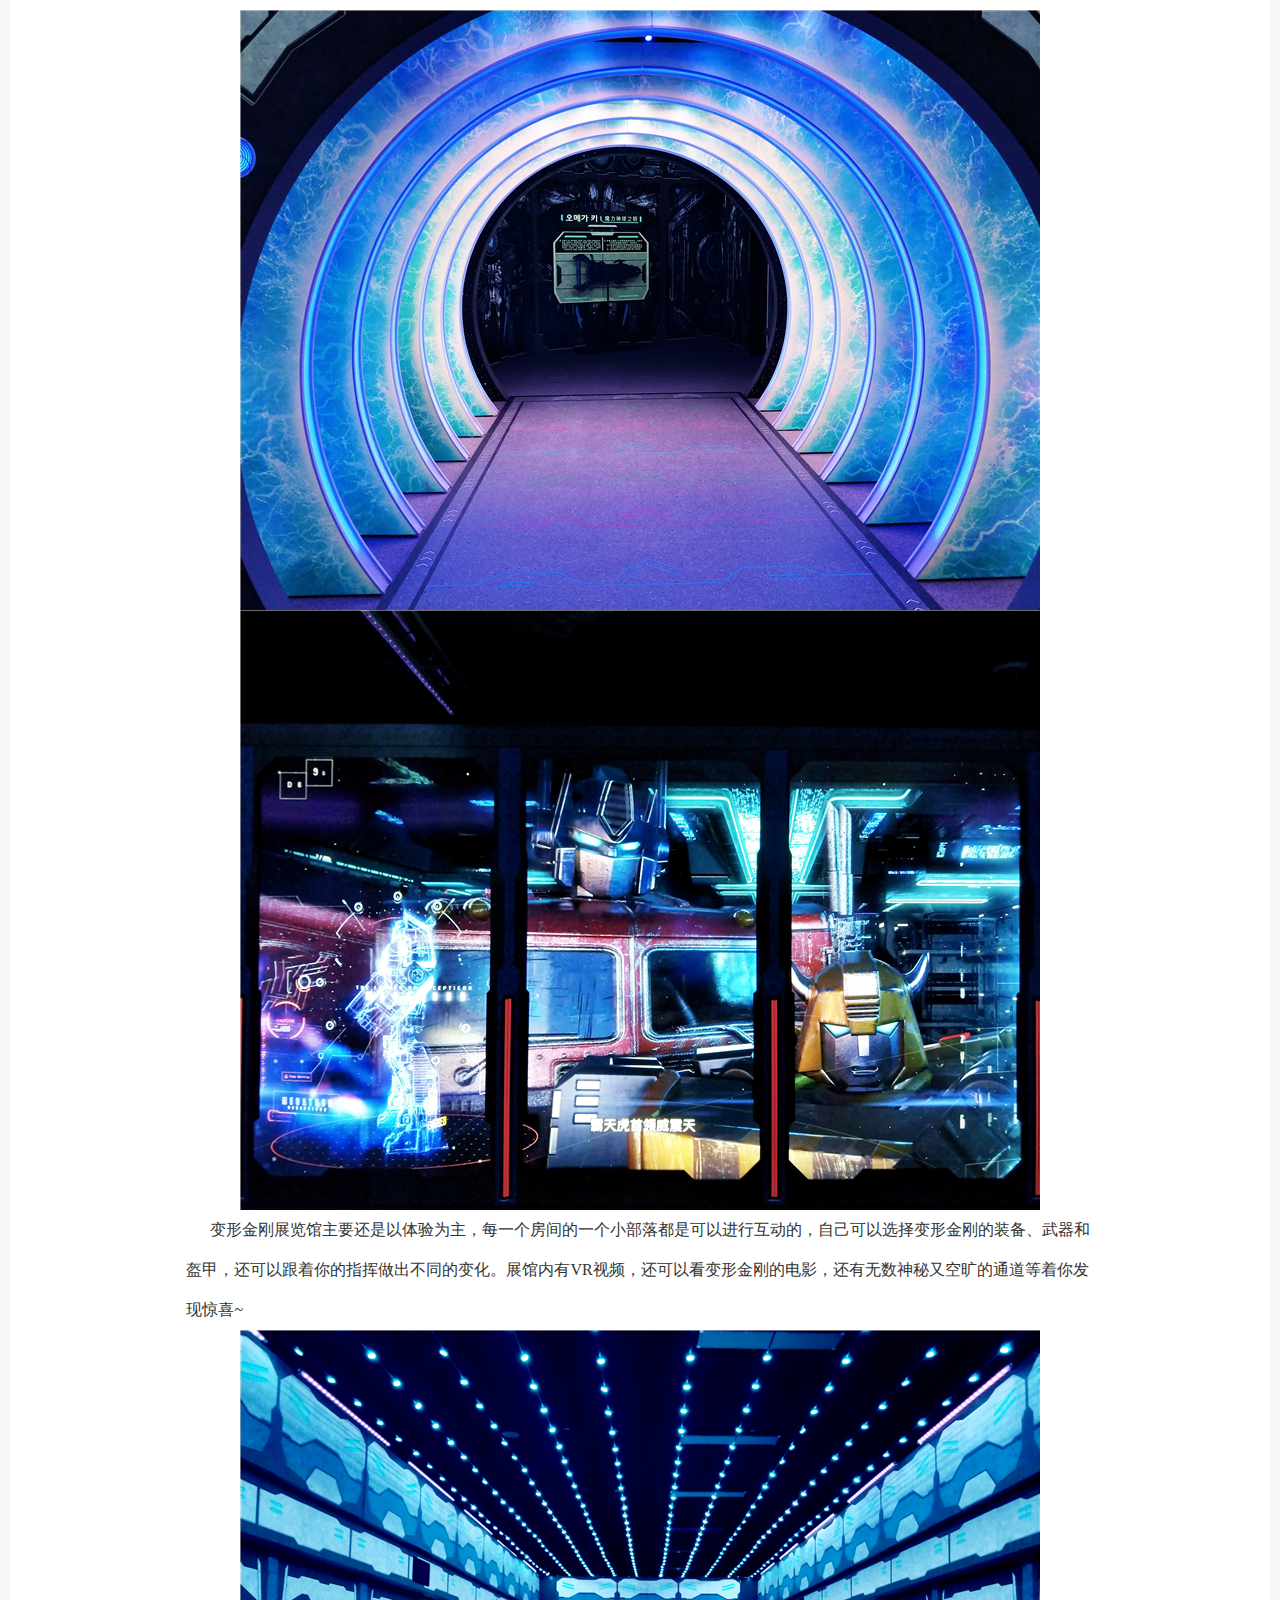
<file: new3.html>
<!DOCTYPE html>
<html lang="en">

<head>
    <meta charset="UTF-8">
    <meta name="viewport" content="width=device-width, initial-scale=1.0">
    <meta http-equiv="X-UA-Compatible" content="ie=edge">
    <title>汇威手机AICALL-天生较劲-汇威官网</title>
    <!--style start-->
    <link rel="stylesheet" href="./css/reset.css">
    <link rel="stylesheet" href="./css/style.css">
    <link rel="stylesheet" href="https://use.fontawesome.com/releases/v5.2.0/css/all.css" integrity="sha384-hWVjflwFxL6sNzntih27bfxkr27PmbbK/iSvJ+a4+0owXq79v+lsFkW54bOGbiDQ"
        crossorigin="anonymous">
    <link rel="stylesheet" href="./js/main.js">

</head>

<body class="l-main">
    <!--header start-->
    <header>
        <div class="nav-header">
            <div class="nav-bar">
                <div class="logo">
                    <a href="index.html"><img src="./images/logo.png" alt="logo"></a>
                </div>
                <div class="nav-menu">
                    <ul class="g-nav-flx">
                        <li>
                            <a href="index.html">首页</a>
                        </li>
                        <li>
                            <a href="about.html">关于汇威</a>
                        </li>
                        <li class="submenu">
                            <a href="product.html">产品</a>
                            <div class="submenu-list">
                                <a href="#">
                                    <div class="submenu-img">
                                        <img src="./images/list2/submenu1.jpg" alt="图片">
                                    </div>
                                    <div class="submenu-content">
                                        <p>AICALL V9</p>
                                        <p>2399元起</p>
                                    </div>
                                </a>
                                <a href="#"><div class="submenu-img">
                                    <img src="./images/list2/submenu2.png" alt="图片">
                                </div>
                                <div class="submenu-content">
                                    <p>AICALL S9</p>
                                    <p>即将上市</p>
                                </div>
                            </a>
                                <a href="#"><div class="submenu-img">
                                    <img src="./images/list2/submenu3.png" alt="图片">
                                </div>
                                <div class="submenu-content">
                                    <p>V8</p>
                                    <p>1999元起</p>
                                </div>
                            </a>
                            </div>
                        </li>
                        <li>
                            <a href="information.html">资讯</a>
                        </li>
                        <li>
                            <a href="shopping.html">在线商城</a>
                        </li>
                        <li>
                            <a href="http://tieba.baidu.com/f?kw=%BB% class=" g-tips"E3%CD%FE%CA%D6%BB%FA&fr=ala0&tpl=5&traceid=">社区</a>
                        </li>
                        <li>
                            <a href="
                                service.html">服务支持</a>
                        </li>
                    </ul>
                </div>
                <div class="icon">
                    <div class="search">
                        <i class="fas fa-search"></i>
                    </div>
                    <span>|</span>
                    <a href="register.html">
                        <i class="far fa-user"></i>
                    </a>
                    <span>|</span>
                    <div class="language">
                        <i class="fas fa-compact-disc"></i>
                    </div>
                </div>
            </div>
        </div>
    </header>
    <!--header end-->
    <!--main start-->
    <main>
        <div class="g-banner">
            <img src="./images/background/news.jpg" alt="">
        </div>

        <div class="i-wrapper">
            <div class="i-layout">
                <div class="i-subnav1">
                    <ul class="i-fix1">
                        <li>
                            <a href="information.html">公司新闻</a>
                        </li>
                        <li>
                            <a href="#">产品评测</a>
                        </li>
                        <li>
                            <a href="#">媒体报道</a>
                        </li>
                    </ul>
                </div>
                <div class="i-subnav2">
                    <a class="subnav2-bg bg-tips" href="index.html">首页</a>
                    <span>></span>
                    <a href="information.html">公司新闻</a>
                </div>
            </div>
        </div>
        <div class="main-content">
            <div class="g-wrap">
                <div class="scroll-box">

                    <div class="content-title">
                        <div class="title-msg">汇威地产首作将与手机业务协同 助力汇威大生态加速构建</div>
                        <div class="title-subtitle">
                            <div class="title-time">
                                <span>时间：2018 / 08 / 09 10:51:27</span>
                                <span>点击次数：</span>
                            </div>
                            <div class="title-share">
                                <span>分享到：</span>
                                <a href="#"></a>
                                <a href="#"></a>
                                <a href="#"></a>
                                <a href="#"></a>
                                <a href="#"></a>
                            </div>
                        </div>
                    </div>

                    <div class="g-content">
                        <div class="content-box">
                            <div class="scoroll-content">
                                之前听说有一个神秘的品牌新出了一款高颜值AI拍摄手机，
                                并且后背采用了符合东方人手掌大小的“水银弧”和R角设计，
                                带着满满的好奇心终于等到了汇威AICALL V9，
                                对于极其追求颜值的我来说，打开包装的一瞬间便被它的外观征服了。
                            </div>
                            <div class="scorll-pic">
                                <img src="./images/information/new3 (1).jpg">
                            </div>
                        </div>
                        <div class="content-box">

                            <div class="scorll-pic">
                                <img src="./images/information/new3 (37).jpg">
                            </div>
                        </div>
                        <div class="content-box">
                            <div class="scoroll-content">
                                作为女孩子，最爱关注的还是自拍的美颜功能，而汇威AICALL
                                V9前置三星2000万像素美颜相机，在硬件素质上就已经超过大部分产品，同时相机还内置了多种滤镜，加上AI美颜，可以满足不同风格的自拍需求。
                            </div>
                            <div class="scorll-pic">
                                <img src="./images/information/new3-45.jpg">
                            </div>
                        </div>

                        <div class="content-box">
                            <div class="scoroll-content">
                                汇威AICALL
                                V9的机身经过了130道工序铸就而成，机器的表面特别的细腻，而且不容易沾染指纹，配上高亮CNC侧边线条和精致的R角设计，拿出去都会有一种很精致的感觉，圆润的弧形收腰，全面贴合掌心，手感极其出色。
                            </div>
                            <div class="scorll-pic">
                                <img src="./images/information/new3 (25).jpg ">
                            </div>
                        </div>
                        <div class="content-box">
                            <div class="scoroll-content">
                                其 “后置指纹识别键”与其他机型不同，它的正式名称为“One Finger
                                Zen”，将此前的“五键合一”升级为“六键合一”，具有解锁、返回、Home键、接听、拍照、翻页等功能，并且汇威AICALL
                                V9背部主摄像头均为索尼的感光元件，f/1.7超大光圈可以在日常生活中拍出专业级的模式，并且拥有全自动的AI算法，22类标签，500种场景的强大功能。看到这里立刻想来一场说走就走的旅行了呢！
                            </div>
                            <div class="scorll-pic">
                                <img src="./images/information/new3 (6).jpg">
                            </div>
                        </div>

                        <div class="content-box">
                            <div class="scoroll-content">
                                北京的夏日如同被一个大火球炙烤着，地面40度的气温终于让我领悟到为什么摘星星、摘月亮，而不去摘个太阳送你！忽发奇想的打算找个海边去度度假，却发现国内暑假期间往返机票都已经飙升到3000多了，甚至比出国还贵，所以最后我们把目标一致的锁定在了免签的韩国济州岛，带着汇威AICALL
                                V9，去思密达过一个甜甜的浪漫周末。
                            </div>
                            <div class="scorll-pic">
                                <img src="./images/information/new3 (10).jpg">
                            </div>
                        </div>
                        <div class="content-box">
                            <div class="scoroll-content">
                                由于是度假，我们并没有做太多行程计划，反而将目标锁定在两个地方，一个是离机场很近的龙头岩，探索了你不为知的当地渔民的小资生活；其余时间便是宅在了济州神话世界度假村，没事去玩玩变形金刚体验馆，再去和超萌的爆笑虫子拍拍照，顺便在奥斯卡世界开始乌托邦的探险之旅，或者在水上乐园度过一个清凉冰爽的happy
                                hour，如果你喜欢BIGBANG还可以到他们的咖啡店去坐坐！
                            </div>
                            <div class="scorll-pic">
                                <img src="./images/information/new3 (35).jpg">
                            </div>
                        </div>
                        <div class="content-box">
                            <div class="scoroll-content">
                                轻装上阵，我们没有带繁琐的设备和脚架，仅带了单反和一部新出的汇威AICALL
                                V9手机，便开始了我们说走就走的3天思密达之旅。虽说带了单反，但是很多情况下还是手机直出的照片比较多，出国必然要考虑当地的习俗，所以我们出于礼貌，就没有拿着相机去一一拍摄，反而用手机拍了一些新奇的小景色，很是有异地风情呢！以下图片均为汇威手机拍摄哟～
                            </div>
                            <div class="scorll-pic">
                                <img src="./images/information/new3 (29).jpg">
                            </div>
                        </div>
                        <div class="content-box">
                            <div class="scoroll-content">
                                一段难忘的旅程要从一个好的心情开始，下了飞机后发现韩国机场的巴士也是宽宽的，在国内没有见过，比较有趣，便用我的新手机拍下了关于韩国的第一张照片～天空本以为会阴天，没有蓝色的云彩，但随即5分钟，立刻就是蓝天白云，偶尔还可以看见很低的云彩一直在飘来飘去。
                            </div>
                            <div class="scorll-pic">
                                <img src="./images/information/new3 (42).jpg">
                            </div>
                        </div>
                        <div class="content-box">
                            <div class="scoroll-content">
                                还没有出机场，便发现我们居然兜里没有带韩币，这个不说，我们连人民币现金都没有带。但在机场的出口有免费兑换和ATM机，由于RMB我们都没带，我们最后只能求助ATM，却发现什么都看不懂...
                            </div>
                            <div class="scorll-pic">
                                <img src="./images/information/new3 (9).jpg">
                            </div>
                        </div>

                        <div class="content-box">
                            <div class="scoroll-content">
                                还没有出机场，便发现我们居然兜里没有带韩币，这个不说，我们连人民币现金都没有带。但在机场的出口有免费兑换和ATM机，由于RMB我们都没带，我们最后只能求助ATM，却发现什么都看不懂...
                            </div>
                            <div class="scorll-pic">
                                <img src="./images/information/new3 (39).jpg">
                            </div>
                        </div>
                        <div class="content-box">
                            <div class="scoroll-content">
                                听说距离机场3公里的地方是龙头岩，龙头岩形似龙头，而且海岸附近有岩石，所以取名为龙头岩。和司机打好招呼后，我们便去龙头岩转了一圈。道路上随处可见的指示牌，还有很多中文的字样。顺便在车上用汇威AICALL
                                V9手机随手拍了一些街景。
                            </div>
                            <div class="scorll-pic">
                                <img src="./images/information/new3 (26).jpg">
                            </div>
                        </div>
                        <div class="content-box">
                            <div class="scorll-pic">
                                <img src="./images/information/new3 (40).jpg">
                            </div>
                        </div>
                        <div class="content-box">
                            <div class="scoroll-content">
                                兜兜转转，终于到啦。龙头岩是不需要门票的，但景色还可以，有着一望无际的大海，但景点真的挺小的，和颐和园、故宫、简直就不能比了～
                            </div>
                            <div class="scorll-pic">
                                <img src="./images/information/new3 (15).jpg">
                            </div>
                        </div>
                        <div class="content-box">
                            <div class="scorll-pic">
                                <img src="./images/information/new3 (24).jpg">
                            </div>
                        </div>
                        <div class="content-box">
                            <div class="scoroll-content">
                                我们本以着去打卡的心情转一圈，不料发现了在岩石一旁卖新鲜海鲜小吃的当地渔民，
                                基本是都是男人在出海，很多女人在这里卖一些生鲜。一只大鲍鱼的价格是2万韩元，我们买了两盘，所以是4万韩元。
                            </div>
                            <div class="scorll-pic">
                                <img src="./images/information/new3 (34).jpg">
                            </div>
                        </div>
                        <div class="content-box">
                            <div class="scoroll-content">
                                老板很仔细的把鲍鱼去头，用水冲洗多次，然后切成片， 旁边放上辣椒、芥末、辣椒酱，我们最后一致的认为韩国的辣椒酱是美味的。
                            </div>
                            <div class="scorll-pic">
                                <img src="./images/information/new3 (21).jpg">
                            </div>
                        </div>
                        <div class="content-box">
                            <div class="scorll-pic">
                                <img src="./images/information/new3 (44).jpg">
                            </div>
                        </div>
                        <div class="content-box">
                            <div class="scoroll-content">
                                在吃饭的旁边还放着五颜六色水桶，拿出汇威AICALL V9手机拍了一张，可以看出水桶的颜色表现还是很强的，看起来比某水果拍的还要更艳丽一些呢！
                            </div>
                            <div class="scorll-pic">
                                <img src="./images/information/new3 (31).jpg">
                            </div>
                        </div>
                        <div class="content-box">
                            <div class="scoroll-content">
                                从龙头岩出来，我们便来到神话世界度假村办理入住，办理入住后他说我们2-3层是变形金刚展览馆，刚刚开业，要不要体验一下。都知道男孩子特别喜欢变形金刚汽车人，但是当我走完这几层的展览馆之后发现，原来一个体验馆做的好玩，不管什么主题也是很吸引女孩子的呀！由于里面有很多灯光和炫影技术，所以我在弱光下测试了汇威AICALL
                                V9手机的夜景拍摄功能。
                            </div>
                            <div class="scorll-pic">
                                <img src="./images/information/new3 (8).jpg">
                            </div>
                        </div>
                        <div class="content-box">
                            <div class="scoroll-content">
                                不仅如此，在用汇威AICALL V9手机拍照的时候还可以先对焦然后再去上下调节曝光，在暗处我一般会减弱曝光，这样对比对就会增大，看着也比较有视觉的冲击力。
                            </div>
                            <div class="scorll-pic">
                                <img src="./images/information/new3 (19).jpg">
                            </div>
                        </div>

                        <div class="content-box">
                            <div class="scorll-pic">
                                <img src="./images/information/new3 (30).jpg">
                            </div>
                        </div>

                        <div class="content-box">
                            <div class="scoroll-content">
                                变形金刚展览馆主要还是以体验为主，每一个房间的一个小部落都是可以进行互动的，自己可以选择变形金刚的装备、武器和盔甲，还可以跟着你的指挥做出不同的变化。展馆内有VR视频，还可以看变形金刚的电影，还有无数神秘又空旷的通道等着你发现惊喜~
                            </div>
                            <div class="scorll-pic">
                                <img src="./images/information/new3 (3).jpg">
                            </div>
                        </div>

                        <div class="content-box">
                            <div class="scoroll-content">
                                第二天10点，我们准时出现在了济州神话世界主题乐园，由于里面有很多游玩的项目，比如躺着看4D电影，根据电影效果会有冷热风吹过来或者还有水喷过来；比如和好友pk去“杀”虫子；比如去写韩国字这样的体验，背着单反实在是不方便，所以用手机随手拍了很多照片，现在请跟着我的汇威AICALL
                                V9手机所留下的美好时光，一起去感受主题公园的魅力吧！
                            </div>
                            <div class="scorll-pic">
                                <img src="./images/information/new3 (36).jpg">
                            </div>
                        </div>
                        <div class="content-box">
                            <div class="scoroll-content">
                                一般女生对彩色和花花草草的会感兴趣，在这边基本上都是彩色的，看起来会比较欢乐一些。
                            </div>
                            <div class="scorll-pic">
                                <img src="./images/information/new3 (41).jpg">
                            </div>
                        </div>
                        <div class="content-box">
                            <div class="scorll-pic">
                                <img src="./images/information/new3 (23).jpg">
                            </div>
                        </div>
                        <div class="content-box">
                            <div class="scoroll-content">
                                下面这个就是我最喜欢之一，爆笑虫子～是一部动画片，现在属于主题乐园的三大主题之一，小小的虫子，无论从神情，到动作都显得十分可爱！
                            </div>
                            <div class="scorll-pic">
                                <img src="./images/information/new3 (13).jpg">
                            </div>
                        </div>
                        <div class="content-box">
                            <div class="scorll-pic">
                                <img src="./images/information/new3 (7).jpg">
                            </div>
                        </div>
                        <div class="content-box">
                            <div class="scoroll-content">
                                在这么可爱的地方，怎么能不自拍呢？所以打开前置摄像测试了汇威AICALL
                                V9手机的自拍功能，里面美颜有磨皮和美白的功能，还可以在美颜的模式下调节HDR功能，回看照片时发现也没有锐化的很明显，还是很自然呢。
                            </div>
                            <div class="scorll-pic">
                                <img src="./images/information/new3 (17).jpg">
                            </div>
                        </div>
                        <div class="content-box">
                            <div class="scoroll-content">
                                （含有手机的图片为单反拍摄）
                            </div>
                            <div class="scorll-pic">
                                <img src="./images/information/new3 (32).jpg">
                            </div>
                        </div>
                        <div class="content-box">
                            <div class="scoroll-content">
                                除了在乐园里玩了一天之外，我们去了权志龙开的咖啡厅来打卡，很有设计感的地方，外面便是BIGBANG 的五位成员画涂鸦的地方！涂鸦是五颜六色的，所以在用汇威AICALL
                                V9手机拍摄这些彩色图片的时候，色彩会呈现特别好。
                            </div>
                            <div class="scorll-pic">
                                <img src="./images/information/new3 (16).jpg">
                            </div>
                        </div>
                        <div class="content-box">
                            <div class="scorll-pic">
                                <img src="./images/information/new3 (38).jpg">
                            </div>
                        </div>
                        <div class="content-box">
                            <div class="scoroll-content">
                                在咖啡厅的屋顶上有两朵会动的大红色和大黄色的花，简直是好看的不能再好看了，基本上是每个人前来都会拍照的地方。一会花变大了，一会花又变小了，在阳光照进透明玻璃的映衬下，很是小资呢，再点一份甜点和花茶，应该是一个很惬意的午后吧。
                            </div>
                            <div class="scorll-pic">
                                <img src="./images/information/new3 (5).jpg">
                            </div>
                        </div>
                        <div class="content-box">
                            <div class="scorll-pic">
                                <img src="./images/information/new3 (12).jpg">
                            </div>
                        </div>
                        <div class="content-box">
                            <div class="scoroll-content">
                                在其他的角落里，还有一片懒人沙发，人多的时候基本上都没有空着的地方，来到这里走累了还可以躺一会儿呢！还有最喜欢和养眼的一个角落，喜欢BIGBANG的都应该会懂吧～
                            </div>
                            <div class="scorll-pic">
                                <img src="./images/information/new3 (27).jpg">
                            </div>
                        </div>
                        <div class="content-box">
                            <div class="scoroll-content">

                            </div>
                            <div class="scorll-pic">
                                <img src="./images/information/new3 (4).jpg">
                            </div>
                        </div>
                        <div class="content-box">
                            <div class="scoroll-content">
                                当然，除了龙头岩那难忘的生鲜之外，我们还在附近尝了济州特色的烤黑猪肉，味道真的是很难忘，在吃的时候，一边品尝着烤肉，一边用汇威AICALL
                                V9手机“验毒”，口水不要留下来呀！
                            </div>
                            <div class="scorll-pic">
                                <img src="./images/information/new3 (11).jpg">
                            </div>
                        </div>
                        <div class="content-box">
                            <div class="scoroll-content">
                                手机拍美食一直是我最爱的，但是看到了济州的烤肉，也是吓了我一跳，一大块肉粗暴的放在了烤盘上，对，就是上图这样粗暴！
                            </div>
                            <div class="scorll-pic">
                                <img src="./images/information/new3 (43).jpg">
                            </div>
                        </div>
                        <div class="content-box">
                            <div class="scoroll-content">
                                说吃烤肉，最喜欢的还是用紫苏叶把肉包上，再放一些韩国的辣椒酱，一起放入嘴里，有肉的香味，辣椒酱的香味，还有紫苏叶独特的香味。当然，吃的时候肯定还是要剪开的，同行的小伙伴没有剪过这么大块肉，也要过过手瘾，那种ci的一声，肉被剪成一小块一小块的感觉，你们闭着眼睛感受一下吧。
                            </div>
                            <div class="scorll-pic">
                                <img src="./images/information/new3 (18).jpg">
                            </div>
                        </div>
                        <div class="content-box">
                            <div class="scoroll-content">
                                吃完烤肉，出来走走，虽已经到了夜晚，但人还是挺多的，后来忽然发现好像全世界的小朋友都爱喷泉呀，趁着这会没有小孩，赶紧抓拍了一张。
                            </div>
                            <div class="scorll-pic">
                                <img src="./images/information/new3 (28).jpg">
                            </div>
                        </div>
                        <div class="content-box">
                            <div class="scoroll-content">
                                用过很多手机拍照，有时候拍摄夜景会发现有很多的噪点，这不吃完饭，出来溜达溜达，发现了这么一篇小星星区域，是不是还很浪漫呢，用AICALL V9手机抓拍了一张你们看一下～
                            </div>
                            <div class="scorll-pic">
                                <img src="./images/information/new3 (20).jpg">
                            </div>
                        </div>
                        <div class="content-box">
                            <div class="scoroll-content">
                                出去玩了两天，最后一天泡在了水上乐园，因为有一些隐私的原因并没有拍照，不过说了这么多的吃吃喝喝，最后给大家总结一下吧。毕竟是出国去一趟思密达，所以和大家分享一些出国的小攻略：
                            </div>
                            <div class="scoroll-content">
                                机票：我们没有买廉价的机票，犹豫考虑3个半小时飞行的舒适性，以及回来还要带很多零食，所以我们买的是大韩航空，3600/人，提前购票应该会便宜一些呢。
                            </div>
                            <div class="scorll-pic">
                                <img src="./images/information/new3 (2).jpg">
                            </div>
                        </div>
                        <div class="content-box">
                            <div class="scoroll-content">
                                大韩航空整体来说很舒适，返程的时候基本上也是睡了一路，每个座位上都有靠垫，而且还有一块小显示屏可以看电影、打游戏，手柄的背部也是很强大，是全键盘的样子，大哥居然玩了一路的纸牌…
                            </div>
                            <div class="scorll-pic">
                                <img src="./images/information/new3 (14).jpg">
                            </div>
                        </div>
                        <div class="content-box">
                            <div class="scoroll-content">
                                住宿：韩国的民宿和公寓一直是一个特色，我们入住的地方是济州神话世界度假村，蓝鼎酒店和盛捷公寓，公寓约150平米，而且设计的是极简的风格，位置也是比较便利，去公园玩到中午的时候还可以回去睡个大懒觉！
                            </div>
                            <div class="scoroll-content">
                                    酒店的前台中文说的很好，包括接送机时间，酒店入住等一些情况，特别逗的是我们在用英文问他们的时候，他们一般都会回答中文。
                            </div>
                            <div class="scoroll-content">
                                    交通：我们所在的地方是一个度假村，并没有涉及太多的市内交通，从机场到龙头岩岛酒店我们打的是专车，提前可以在网上预约接机。济州岛市内也可以打到出租车。
                            </div>
                            <div class="scoroll-content">
                                    门票：龙头岩的门票是免费的。不过路过龙头岩的时候记住要买一杯橘子汁，应该是我喝过最甜最好喝的橘子汁了；济州神话世界主题公园的门票是39,000 韩元。
                            </div>
                            <div class="scoroll-content">
                                    拍照：这次我们出来以度假为目的，所以也没有去带太多的拍摄设备，主要还是以手机为主，在使用汇威AICALL V9的时候发现，每拍一张照片，出来的效果都不需要再进行后期修图了。
                            </div>
                            <div class="scoroll-content-tips">

                            </div>
                            <div class="scoroll-content">
                                注意事项：
                            </div>
                            <div class="scoroll-content">
                                    1.由于是拍照，所以尽量不要用相机单反对着当地人拍摄，是很不礼貌的行为，如果是特别喜欢的画面，可以去买一些小东西，用手机悄悄的拍就应该没问题了。尽量不要太张扬哟！
                            </div>
                            <div class="scoroll-content">
                                    2.济州神话世界的门票是可以多次进出的，但是要在手上盖一个章，才可以随意进出，所以中午打算出去吃午饭的话，千万不要忘记哟！
                            </div>
                            <div class="scoroll-content">
                                    3.记得要携带防晒及护肤用品、遮阳帽、转换插头哟，如果设备比较多，还可以带个小的插线板！ 
                            </div>
                            <div class="scoroll-content">
                                    4.有的路段是单行线，过马路的时候要看好，而且一定要走斑马线哟～
                            </div>
                            <div class="scoroll-content">
                                    5.济州岛部分开放了支付宝，不过还是应该要换一些韩币哟
                            </div>
                        </div>

                    </div>

                    <div class="g-search">
                        <div class="search-left">
                            <a href="#">
                                <span>>上一条：</span>
                                <span>汇威AICALL V9拍摄专项评测 | 人像惊艳 虚化自然</span>
                            </a>
                        </div>
                        <div class="search-right">
                            <a href="#">
                                <img src="./images/information/a_share.png" alt="返回上一条">
                            </a>
                        </div>
                    </div>
                </div>
            </div>
        </div>
    </main>
    <!--main end-->

    <!--footer start-->
    <footer>
        <div class="footertop">
            <div class="layout">
                <div class="weblink">
                    <dl>
                        <dt>
                            <a href="">关于我们</a>
                        </dt>
                        <dd>
                            <a href="">关于集团</a>
                        </dd>
                        <dd>
                            <a href="">加入我们</a>
                        </dd>
                        <dd>
                            <a href="">联系我们</a>
                        </dd>
                    </dl>
                    <dl>
                        <dt>
                            <a href="">产品推荐</a>
                        </dt>
                        <dd>
                            <a href="">V9</a>
                        </dd>
                        <dd>
                            <a href="">S9</a>
                        </dd>
                        <dd>
                            <a href="">V8</a>
                        </dd>
                    </dl>
                    <dl>
                        <dt>
                            <a href="">服务支持</a>
                        </dt>
                        <dd>
                            <a href="">售后网点</a>
                        </dd>
                        <dd>
                            <a href="">固件下载</a>
                        </dd>
                        <dd>
                            <a href="">常见问题</a>
                        </dd>
                    </dl>
                    <dl>
                        <dt>
                            <a href="">关注我们</a>
                        </dt>
                        <dd>
                            <a href="">新浪微博</a>
                        </dd>
                        <dd>
                            <a href="">官方微信</a>
                        </dd>
                        <dd>
                            <a href="">汇威社区</a>
                        </dd>
                    </dl>
                </div>
                <div class="service">
                    <div class="line">
                        <p class="tip">全国客服热线</p>
                        <p class="call">
                            <img src="./images/footer/call.png" alt="电话">
                            400 900 6626
                        </p>
                        <a class="ser" href="">在线客服</a>
                    </div>
                </div>
            </div>
        </div>
        <div class="footer-bottom">
            <div class="record ">
                <div class="copyright">Copyright ©2001-2018 深圳市汇威智能科技有限公司 粤ICP备16025885号 </div>
                <div class="link">
                    <a href="">使用条款</a>
                    <span>|</span>
                    <a href="">法律声明</a>
                    <span>|</span>
                    <a href="">隐私保护</a>
                </div>
            </div>

        </div>
    </footer>
    <!--footer end-->
    <button onclick="topFunction()" id="myBtn" title="回顶部">返回顶部</button>
    <script type="text/javascript" src="js/main.js"></script>
</body>

</html>
</file>
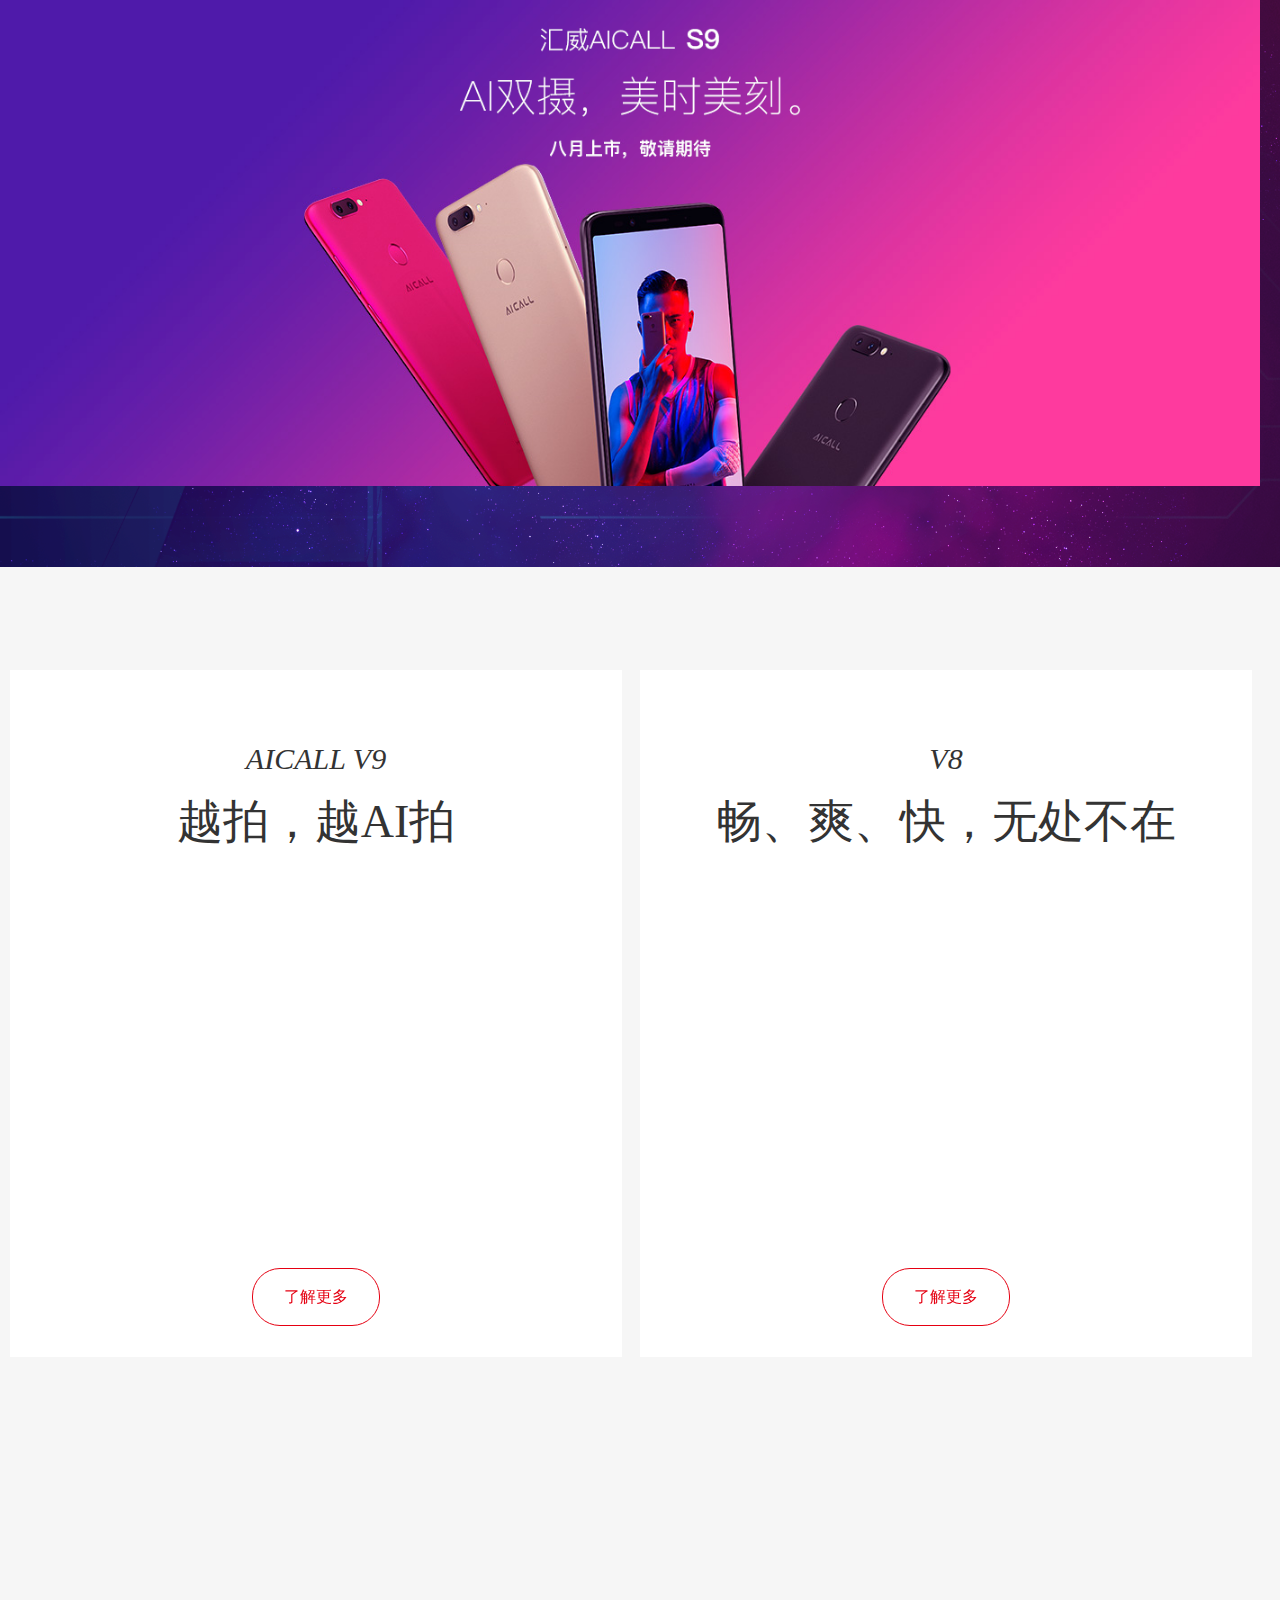
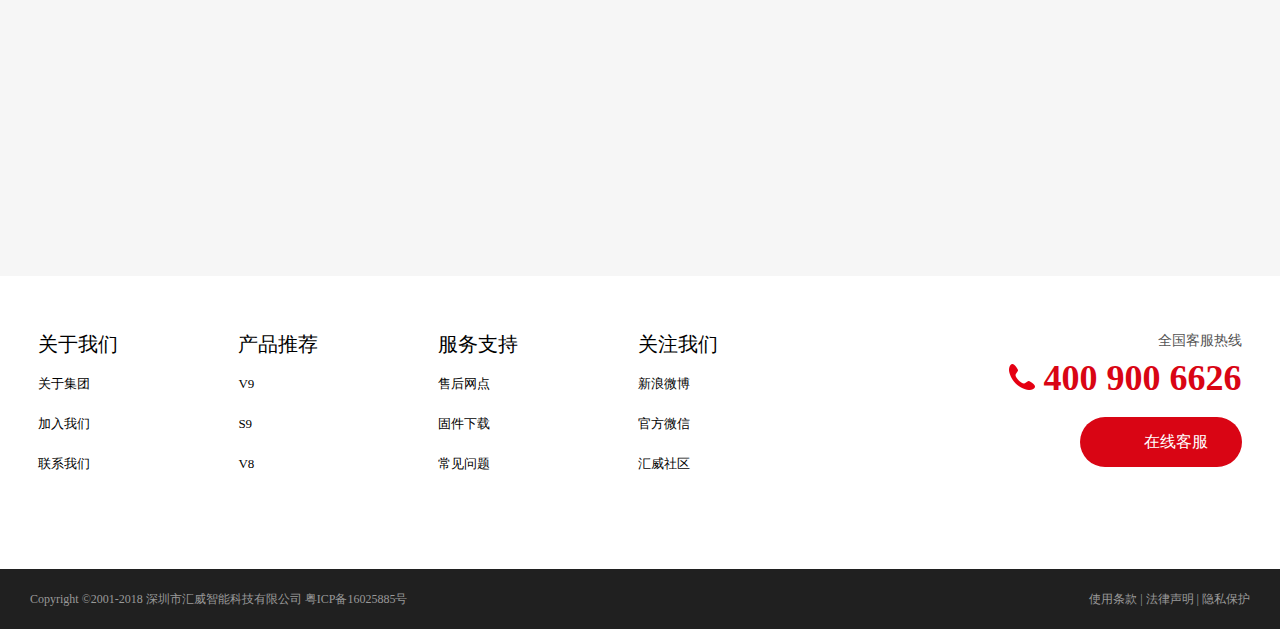
<file: product.html>
<!DOCTYPE html>
<html lang="en">

<head>
    <meta charset="UTF-8">
    <meta name="viewport" content="width=device-width, initial-scale=1.0">
    <meta http-equiv="X-UA-Compatible" content="ie=edge">
    <title>汇威手机AICALL-天生较劲-汇威官网</title>
    <!--style start-->
    <link rel="stylesheet" href="./css/reset.css">
    <link rel="stylesheet" href="./css/style.css">
    <link rel="stylesheet" href="https://use.fontawesome.com/releases/v5.2.0/css/all.css" integrity="sha384-hWVjflwFxL6sNzntih27bfxkr27PmbbK/iSvJ+a4+0owXq79v+lsFkW54bOGbiDQ"
        crossorigin="anonymous">
    <link rel="stylesheet" href="./js/main.js">

</head>

<body class="l-main">
    <!--header start-->
    <header>
        <div class="nav-header">
            <div class="nav-bar">
                <div class="logo">
                    <a href="index.html"><img src="./images/logo.png" alt="logo"></a>
                </div>
                <div class="nav-menu">
                    <ul class="g-nav-flx">
                        <li>
                            <a href="index.html">首页</a>
                        </li>
                        <li>
                            <a href="about.html">关于汇威</a>
                        </li>
                        <li class="submenu">
                            <a href="product.html">产品</a>
                            <div class="submenu-list">
                                <a href="#">
                                    <div class="submenu-img">
                                        <img src="./images/list2/submenu1.jpg" alt="图片">
                                    </div>
                                    <div class="submenu-content">
                                        <p>AICALL V9</p>
                                        <p>2399元起</p>
                                    </div>
                                </a>
                                <a href="#"><div class="submenu-img">
                                    <img src="./images/list2/submenu2.png" alt="图片">
                                </div>
                                <div class="submenu-content">
                                    <p>AICALL S9</p>
                                    <p>即将上市</p>
                                </div>
                            </a>
                                <a href="#"><div class="submenu-img">
                                    <img src="./images/list2/submenu3.png" alt="图片">
                                </div>
                                <div class="submenu-content">
                                    <p>V8</p>
                                    <p>1999元起</p>
                                </div>
                            </a>
                            </div>
                        </li>
                        <li>
                            <a href="information.html">资讯</a>
                        </li>
                        <li>
                            <a href="shopping.html">在线商城</a>
                        </li>
                        <li>
                            <a href="http://tieba.baidu.com/f?kw=%BB% class=" g-tips"E3%CD%FE%CA%D6%BB%FA&fr=ala0&tpl=5&traceid=">社区</a>
                        </li>
                        <li>
                            <a href="
                                service.html">服务支持</a>
                        </li>
                    </ul>
                </div>
                <div class="icon">
                    <div class="search">
                        <i class="fas fa-search"></i>
                    </div>
                    <span>|</span>
                    <a href="register.html">
                        <i class="far fa-user"></i>
                    </a>
                    <span>|</span>
                    <div class="language">
                        <i class="fas fa-compact-disc"></i>
                    </div>
                </div>
            </div>
        </div>
    </header>
    <!--header end-->
    <!--main start-->
    <main>
        <div class="banner">
            <div class="swiper-wrapper">
                <a href="">
                    <div class="a_img">
                        <img src="./images/banner/banner.png" alt="轮播图">
                    </div>
                </a>
            </div>
            <div class="g-container">           
                <div class="l-lists1">
                    <ul class="l-container">
                        <li>
                            <div class="l-title">
                                <p>
                                    <i>AICALL V9</i>
                                    越拍，越AI拍
                                </p>
                            </div>
                            <div class="l-pic">
                                <a href="aicallv9.html">
                                    <img src="./images/product/product1.jpg" alt="手机图">
                                </a>
                            </div>
                            <div class="l-more">
                                <a href="aicallv9.html">了解更多</a>
                            </div>
                        </li>
                        <li>
                            <div class="l-title">
                                <p>
                                    <i>V8</i>
                                    畅、爽、快，无处不在
                                </p>
                            </div>
                            <div class="l-pic">
                                <a href="aicallv8.html">
                                    <img src="./images/product/product2.jpg" alt="">
                                </a>
                            </div>
                            <div class="l-more">
                                <a href="aicallv8.html">了解更多</a>
                            </div>
                        </li>
                    </ul>
                </div>
                <div class="l-list2">
                    <a href="#">
                        <img src="./images/product/product3.png" alt="手机图">
                    </a>
                </div>
                
            </div>
    
        </div>
    </main>
    <!--main end-->

    <!--footer start-->
    <footer>
        <div class="footertop">
            <div class="layout">
                <div class="weblink">
                    <dl>
                        <dt>
                            <a href="">关于我们</a>
                        </dt>
                        <dd>
                            <a href="">关于集团</a>
                        </dd>
                        <dd>
                            <a href="">加入我们</a>
                        </dd>
                        <dd>
                            <a href="">联系我们</a>
                        </dd>
                    </dl>
                    <dl>
                        <dt>
                            <a href="">产品推荐</a>
                        </dt>
                        <dd>
                            <a href="">V9</a>
                        </dd>
                        <dd>
                            <a href="">S9</a>
                        </dd>
                        <dd>
                            <a href="">V8</a>
                        </dd>
                    </dl>
                    <dl>
                        <dt>
                            <a href="">服务支持</a>
                        </dt>
                        <dd>
                            <a href="">售后网点</a>
                        </dd>
                        <dd>
                            <a href="">固件下载</a>
                        </dd>
                        <dd>
                            <a href="">常见问题</a>
                        </dd>
                    </dl>
                    <dl>
                        <dt>
                            <a href="">关注我们</a>
                        </dt>
                        <dd>
                            <a href="">新浪微博</a>
                        </dd>
                        <dd>
                            <a href="">官方微信</a>
                        </dd>
                        <dd>
                            <a href="">汇威社区</a>
                        </dd>
                    </dl>
                </div>
                <div class="service">
                    <div class="line">
                        <p class="tip">全国客服热线</p>
                        <p class="call">
                            <img src="./images/footer/call.png" alt="电话">
                            400 900 6626
                        </p>
                        <a class="ser" href="">在线客服</a>
                    </div>
                </div>
            </div>
        </div>
        <div class="footer-bottom">
            <div class="record ">
                <div class="copyright">Copyright ©2001-2018 深圳市汇威智能科技有限公司 粤ICP备16025885号 </div>
                <div class="link">
                    <a href="">使用条款</a>
                    <span>|</span>
                    <a href="">法律声明</a>
                    <span>|</span>
                    <a href="">隐私保护</a>
                </div>
            </div>

        </div>
    </footer>
    <!--footer end-->
    <button onclick="topFunction()" id="myBtn" title="回顶部">返回顶部</button>
    <script type="text/javascript" src="js/main.js"></script>
</body>

</html>
</file>
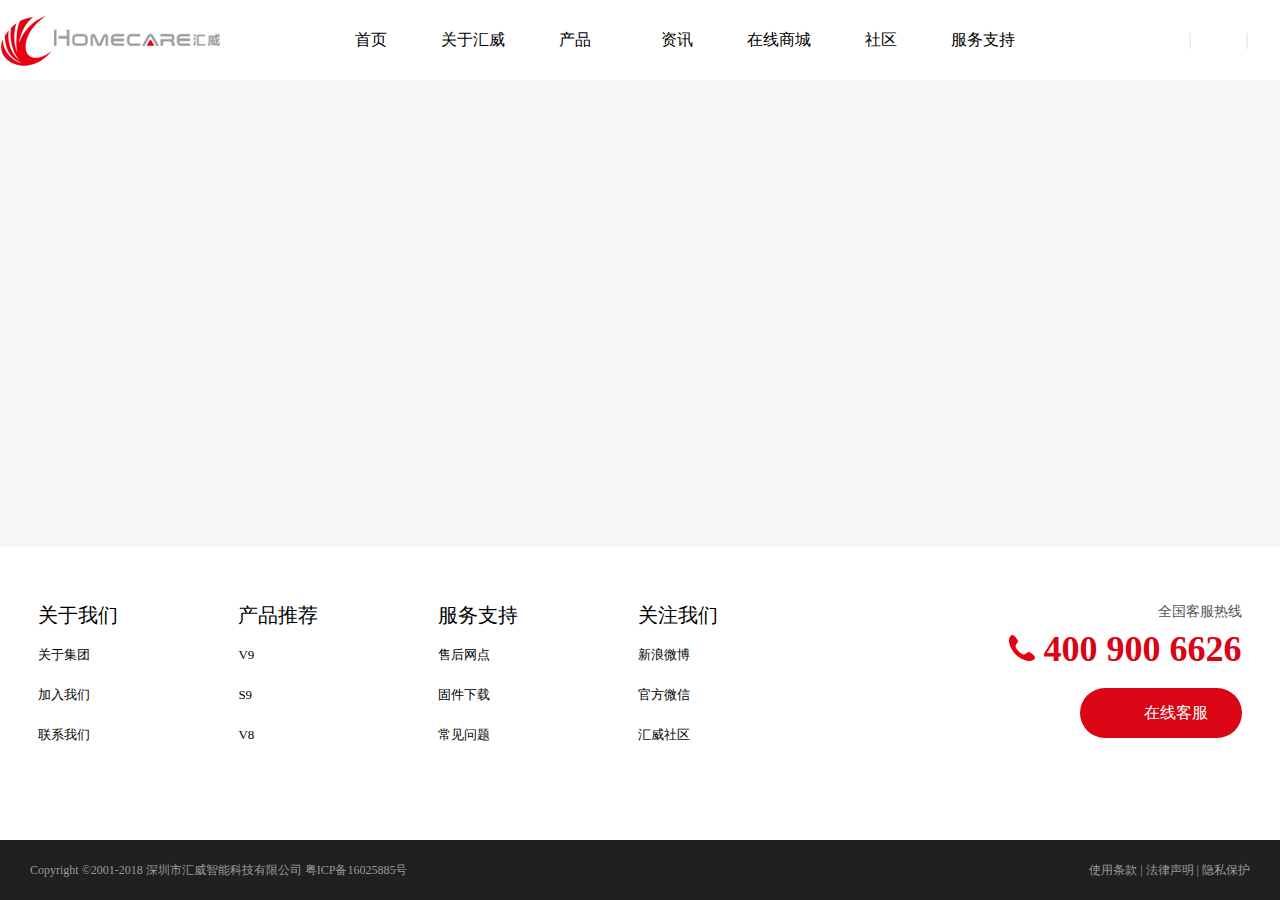
<file: public.html>
<!DOCTYPE html>
<html lang="en">

<head>
    <meta charset="UTF-8">
    <meta name="viewport" content="width=device-width, initial-scale=1.0">
    <meta http-equiv="X-UA-Compatible" content="ie=edge">
    <title>汇威手机AICALL-天生较劲-汇威官网</title>
    <!--style start-->
    <link rel="stylesheet" href="./css/reset.css">
    <link rel="stylesheet" href="./css/style.css">
    <link rel="stylesheet" href="https://use.fontawesome.com/releases/v5.2.0/css/all.css" integrity="sha384-hWVjflwFxL6sNzntih27bfxkr27PmbbK/iSvJ+a4+0owXq79v+lsFkW54bOGbiDQ"
        crossorigin="anonymous">
    <link rel="stylesheet" href="./js/main.js">

</head>

<body class="l-main">
    <!--header start-->
    <header>
        <div class="nav-header">
            <div class="nav-bar">
                <div class="logo">
                    <a href="index.html"><img src="./images/logo.png" alt="logo"></a>
                </div>
                <div class="nav-menu">
                    <ul class="g-nav-flx">
                        <li>
                            <a href="index.html">首页</a>
                        </li>
                        <li>
                            <a href="about.html">关于汇威</a>
                        </li>
                        <li class="submenu">
                            <a href="product.html">产品</a>
                            <div class="submenu-list">
                                <a href="#">
                                    <div class="submenu-img">
                                        <img src="./images/list2/submenu1.jpg" alt="图片">
                                    </div>
                                    <div class="submenu-content">
                                        <p>AICALL V9</p>
                                        <p>2399元起</p>
                                    </div>
                                </a>
                                <a href="#"><div class="submenu-img">
                                    <img src="./images/list2/submenu2.png" alt="图片">
                                </div>
                                <div class="submenu-content">
                                    <p>AICALL S9</p>
                                    <p>即将上市</p>
                                </div>
                            </a>
                                <a href="#"><div class="submenu-img">
                                    <img src="./images/list2/submenu3.png" alt="图片">
                                </div>
                                <div class="submenu-content">
                                    <p>V8</p>
                                    <p>1999元起</p>
                                </div>
                            </a>
                            </div>
                        </li>
                        <li>
                            <a href="information.html">资讯</a>
                        </li>
                        <li>
                            <a href="shopping.html">在线商城</a>
                        </li>
                        <li>
                            <a href="http://tieba.baidu.com/f?kw=%BB% class=" g-tips"E3%CD%FE%CA%D6%BB%FA&fr=ala0&tpl=5&traceid=">社区</a>
                        </li>
                        <li>
                            <a href="
                                service.html">服务支持</a>
                        </li>
                    </ul>
                </div>
                <div class="icon">
                    <div class="search">
                        <i class="fas fa-search"></i>
                    </div>
                    <span>|</span>
                    <a href="register.html">
                        <i class="far fa-user"></i>
                    </a>
                    <span>|</span>
                    <div class="language">
                        <i class="fas fa-compact-disc"></i>
                    </div>
                </div>
            </div>
        </div>
    </header>
    <!--header end-->
    <!--main start-->
    <main>
        
    </main>
    <!--main end-->

    <!--footer start-->
    <footer>
        <div class="footertop">
            <div class="layout">
                <div class="weblink">
                    <dl>
                        <dt>
                            <a href="">关于我们</a>
                        </dt>
                        <dd>
                            <a href="">关于集团</a>
                        </dd>
                        <dd>
                            <a href="">加入我们</a>
                        </dd>
                        <dd>
                            <a href="">联系我们</a>
                        </dd>
                    </dl>
                    <dl>
                        <dt>
                            <a href="">产品推荐</a>
                        </dt>
                        <dd>
                            <a href="">V9</a>
                        </dd>
                        <dd>
                            <a href="">S9</a>
                        </dd>
                        <dd>
                            <a href="">V8</a>
                        </dd>
                    </dl>
                    <dl>
                        <dt>
                            <a href="">服务支持</a>
                        </dt>
                        <dd>
                            <a href="">售后网点</a>
                        </dd>
                        <dd>
                            <a href="">固件下载</a>
                        </dd>
                        <dd>
                            <a href="">常见问题</a>
                        </dd>
                    </dl>
                    <dl>
                        <dt>
                            <a href="">关注我们</a>
                        </dt>
                        <dd>
                            <a href="">新浪微博</a>
                        </dd>
                        <dd>
                            <a href="">官方微信</a>
                        </dd>
                        <dd>
                            <a href="">汇威社区</a>
                        </dd>
                    </dl>
                </div>
                <div class="service">
                    <div class="line">
                        <p class="tip">全国客服热线</p>
                        <p class="call">
                            <img src="./images/footer/call.png" alt="电话">
                            400 900 6626
                        </p>
                        <a class="ser" href="">在线客服</a>
                    </div>
                </div>
            </div>
        </div>
        <div class="footer-bottom">
            <div class="record ">
                <div class="copyright">Copyright ©2001-2018 深圳市汇威智能科技有限公司 粤ICP备16025885号 </div>
                <div class="link">
                    <a href="">使用条款</a>
                    <span>|</span>
                    <a href="">法律声明</a>
                    <span>|</span>
                    <a href="">隐私保护</a>
                </div>
            </div>

        </div>
    </footer>
    <!--footer end-->
    <button onclick="topFunction()" id="myBtn" title="回顶部">返回顶部</button>
    <script type="text/javascript" src="js/main.js"></script>
</body>

</html>
</file>
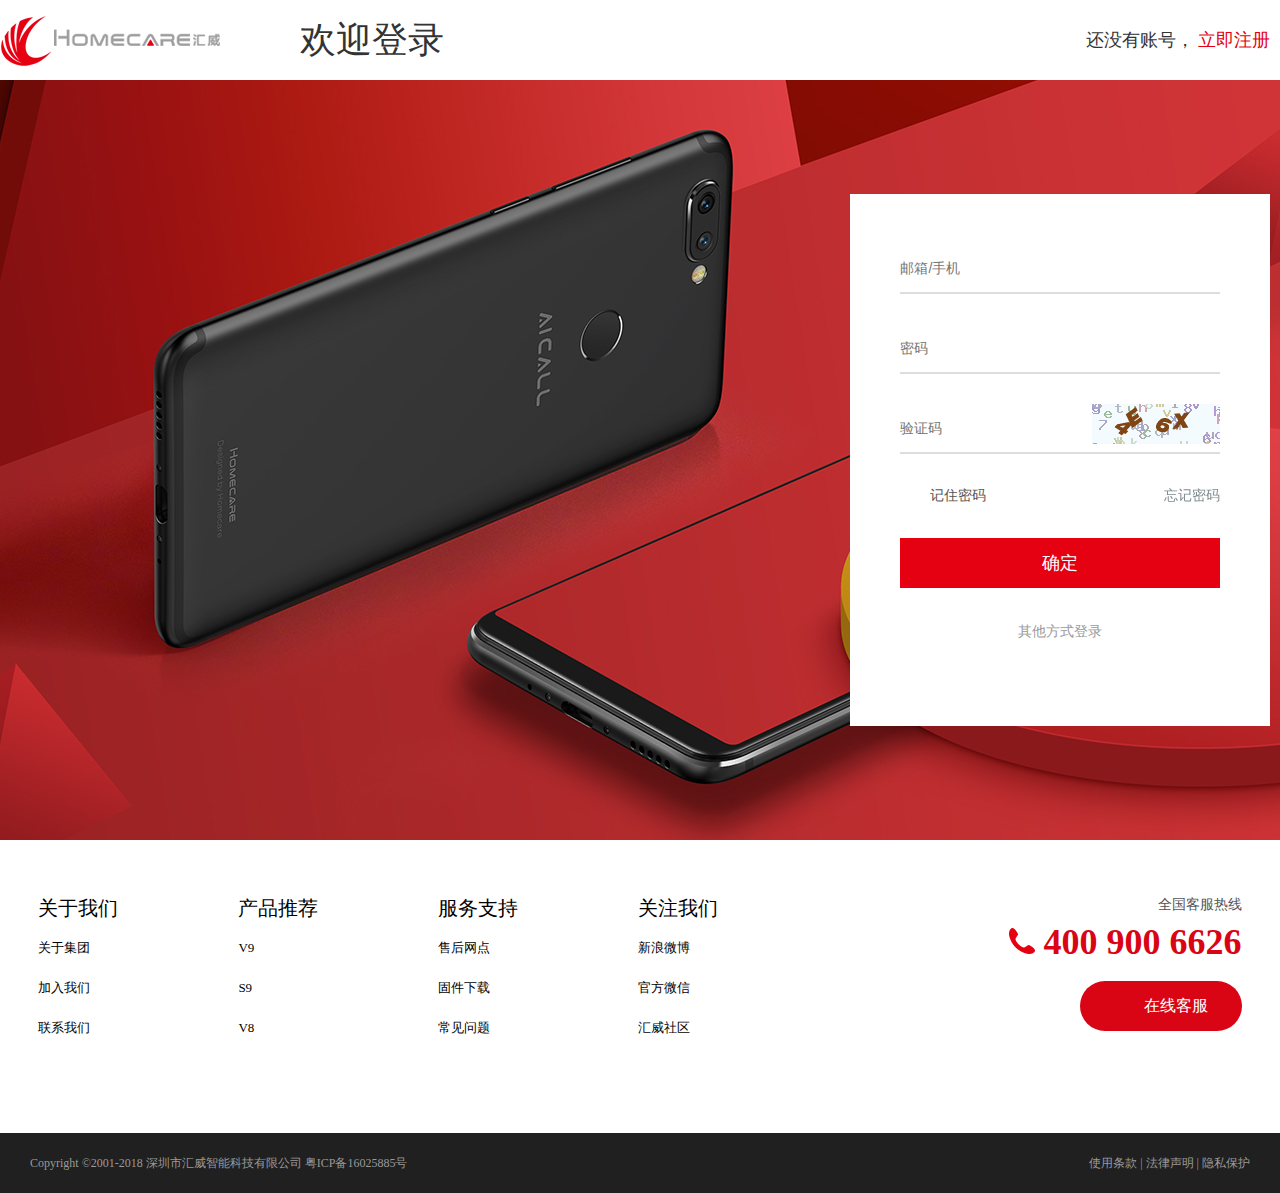
<file: register.html>
<!DOCTYPE html>
<html lang="en">

<head>
    <meta charset="UTF-8">
    <meta name="viewport" content="width=device-width, initial-scale=1.0">
    <meta http-equiv="X-UA-Compatible" content="ie=edge">
    <title>汇威手机AICALL-天生较劲-汇威官网</title>
    <!--style start-->
    <link rel="stylesheet" href="./css/reset.css">
    <link rel="stylesheet" href="./css/style.css">
    <link rel="stylesheet" href="https://use.fontawesome.com/releases/v5.2.0/css/all.css" integrity="sha384-hWVjflwFxL6sNzntih27bfxkr27PmbbK/iSvJ+a4+0owXq79v+lsFkW54bOGbiDQ"
        crossorigin="anonymous">
    <link rel="stylesheet" href="./js/main.js">

</head>

<body class="l-main">
    <!--header start-->
    <header>
        <div class="nav-header">
            <div class="nav-bar">
                <div class="logo">
                    <a href="index.html"><img src="./images/logo.png" alt="logo"></a>
                </div>
                <div class="sign">欢迎登录</div>
                <div class="g-register">
                        还没有账号，
                    <a href="">立即注册</a>
                </div>
            </div>
        </div>
    </header>
    <!--header end-->
    <!--main start-->
    <main>
        <div class="banner">
            <div class="g-register-bg">
                <div class="l-regsiter">
                    <div class="l-regsiter-layout">
                        <div class="l-login">
                            <div class="l-from">
                                <div class="input-group">
                                    <input type="text" class="input-text" placeholder="邮箱/手机">
                                </div>
                                <div class="input-group">
                                    <input type="password" class="input-text" placeholder="密码">
                                </div>
                                <div class="input-group clearflx">
                                    <input type="text" class="input-text intput-text2" placeholder="验证码">
                                    <div class="input-yzm">
                                        <img src="./images/register/captcha.png" alt="验证码">
                                    </div>
                                </div>
                                <div class="l-login-lists">
                                    <span>记住密码</span>
                                    <a href="#">忘记密码</a>
                                </div>
                                <div>
                                    <input type="button" class="login-button" value="确定">
                                </div>
                                <div class="login-other">其他方式登录</div>
                                
                            </div>
                        </div>
                    </div>
                </div>
            </div>
    </div>
    </main>
    <!--main end-->

    <!--footer start-->
    <footer>
        <div class="footertop">
            <div class="layout">
                <div class="weblink">
                    <dl>
                        <dt>
                            <a href="">关于我们</a>
                        </dt>
                        <dd>
                            <a href="">关于集团</a>
                        </dd>
                        <dd>
                            <a href="">加入我们</a>
                        </dd>
                        <dd>
                            <a href="">联系我们</a>
                        </dd>
                    </dl>
                    <dl>
                        <dt>
                            <a href="">产品推荐</a>
                        </dt>
                        <dd>
                            <a href="">V9</a>
                        </dd>
                        <dd>
                            <a href="">S9</a>
                        </dd>
                        <dd>
                            <a href="">V8</a>
                        </dd>
                    </dl>
                    <dl>
                        <dt>
                            <a href="">服务支持</a>
                        </dt>
                        <dd>
                            <a href="">售后网点</a>
                        </dd>
                        <dd>
                            <a href="">固件下载</a>
                        </dd>
                        <dd>
                            <a href="">常见问题</a>
                        </dd>
                    </dl>
                    <dl>
                        <dt>
                            <a href="">关注我们</a>
                        </dt>
                        <dd>
                            <a href="">新浪微博</a>
                        </dd>
                        <dd>
                            <a href="">官方微信</a>
                        </dd>
                        <dd>
                            <a href="">汇威社区</a>
                        </dd>
                    </dl>
                </div>
                <div class="service">
                    <div class="line">
                        <p class="tip">全国客服热线</p>
                        <p class="call">
                            <img src="./images/footer/call.png" alt="电话">
                            400 900 6626
                        </p>
                        <a class="ser" href="">在线客服</a>
                    </div>
                </div>
            </div>
        </div>
        <div class="footer-bottom">
            <div class="record ">
                <div class="copyright">Copyright ©2001-2018 深圳市汇威智能科技有限公司 粤ICP备16025885号 </div>
                <div class="link">
                    <a href="">使用条款</a>
                    <span>|</span>
                    <a href="">法律声明</a>
                    <span>|</span>
                    <a href="">隐私保护</a>
                </div>
            </div>

        </div>
    </footer>
    <!--footer end-->
    <button onclick="topFunction()" id="myBtn" title="回顶部">返回顶部</button>
    <script type="text/javascript" src="js/main.js"></script>
</body>

</html>
</file>
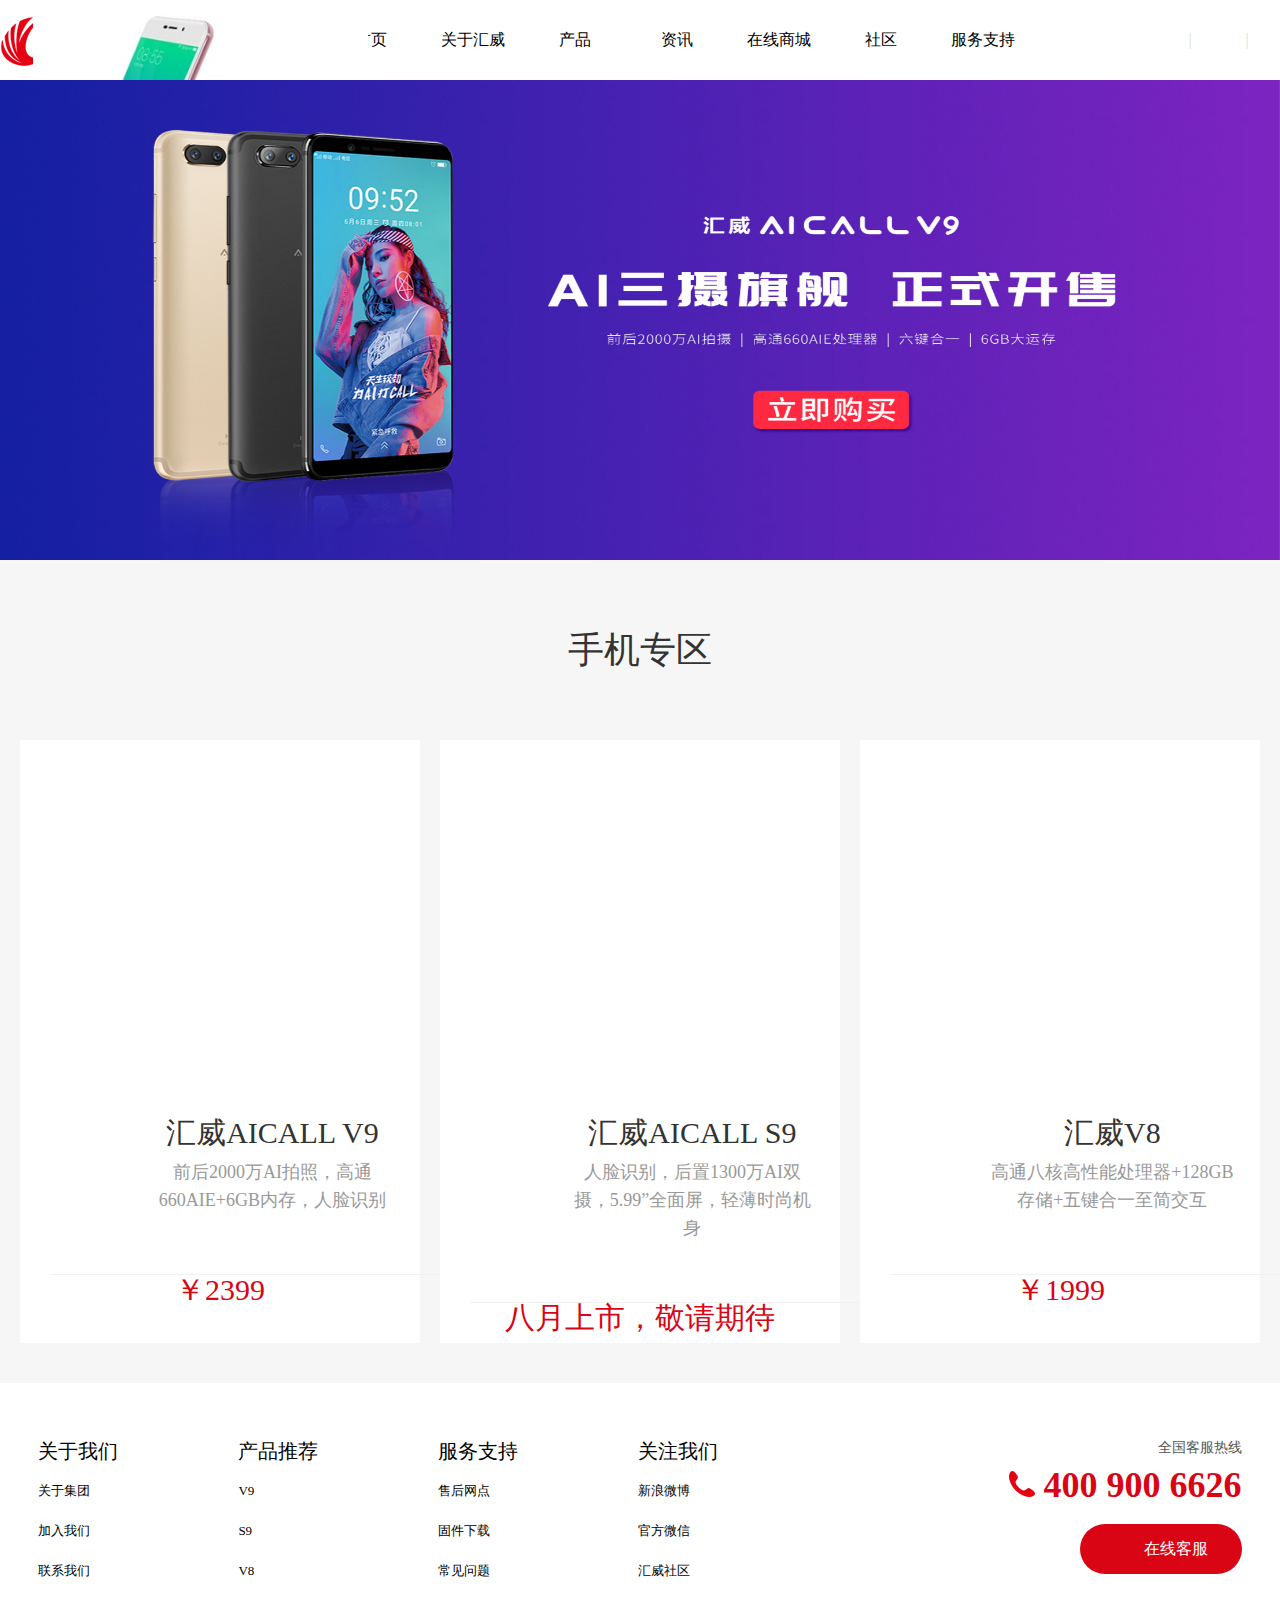
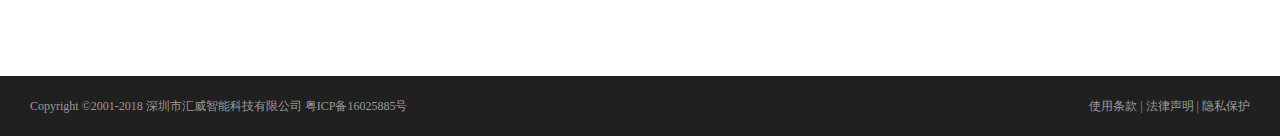
<file: shopping.html>
<!DOCTYPE html>
<html lang="en">

<head>
    <meta charset="UTF-8">
    <meta name="viewport" content="width=device-width, initial-scale=1.0">
    <meta http-equiv="X-UA-Compatible" content="ie=edge">
    <title>汇威手机AICALL-天生较劲-汇威官网</title>
    <!--style start-->
    <link rel="stylesheet" href="./css/reset.css">
    <link rel="stylesheet" href="./css/style.css">
    <link rel="stylesheet" href="https://use.fontawesome.com/releases/v5.2.0/css/all.css" integrity="sha384-hWVjflwFxL6sNzntih27bfxkr27PmbbK/iSvJ+a4+0owXq79v+lsFkW54bOGbiDQ"
        crossorigin="anonymous">
    <link rel="stylesheet" href="./js/main.js">

</head>

<body class="l-main">
    <!--header start-->
    <header>
        <div class="nav-header">
            <div class="nav-bar">
                <div class="logo">
                    <a href="index.html"><img src="./images/logo.png" alt="logo"></a>
                </div>
                <div class="nav-menu">
                    <ul class="g-nav-flx">
                        <li>
                            <a href="index.html">首页</a>
                        </li>
                        <li>
                            <a href="about.html">关于汇威</a>
                        </li>
                        <li class="submenu">
                            <a href="product.html">产品</a>
                            <div class="submenu-list">
                                <a href="#">
                                    <div class="submenu-img">
                                        <img src="./images/list2/submenu1.jpg" alt="图片">
                                    </div>
                                    <div class="submenu-content">
                                        <p>AICALL V9</p>
                                        <p>2399元起</p>
                                    </div>
                                </a>
                                <a href="#"><div class="submenu-img">
                                    <img src="./images/list2/submenu2.png" alt="图片">
                                </div>
                                <div class="submenu-content">
                                    <p>AICALL S9</p>
                                    <p>即将上市</p>
                                </div>
                            </a>
                                <a href="#"><div class="submenu-img">
                                    <img src="./images/list2/submenu3.png" alt="图片">
                                </div>
                                <div class="submenu-content">
                                    <p>V8</p>
                                    <p>1999元起</p>
                                </div>
                            </a>
                            </div>
                        </li>
                        <li>
                            <a href="information.html">资讯</a>
                        </li>
                        <li>
                            <a href="shopping.html">在线商城</a>
                        </li>
                        <li>
                            <a href="http://tieba.baidu.com/f?kw=%BB% class=" g-tips"E3%CD%FE%CA%D6%BB%FA&fr=ala0&tpl=5&traceid=">社区</a>
                        </li>
                        <li>
                            <a href="
                                service.html">服务支持</a>
                        </li>
                    </ul>
                </div>
                <div class="icon">
                    <div class="search">
                        <i class="fas fa-search"></i>
                    </div>
                    <span>|</span>
                    <a href="register.html">
                        <i class="far fa-user"></i>
                    </a>
                    <span>|</span>
                    <div class="language">
                        <i class="fas fa-compact-disc"></i>
                    </div>
                </div>
            </div>
        </div>
    </header>
    <!--header end-->
    <!--main start-->
    <main>
        <div class="banner">
            <div class="g-shop-wrapper">
                <a href="">
                    <img src="./images/banner/banner2.jpg" alt="轮播图">
                </a>
            </div>
            <div class="g-shop-title">手机专区</div>
            <div class="g-shop-list">
                <ul class="g-shop-flx">
                    <li>
                        <div>
                            <a href="aicallv9.html">
                                <img class="g-shop-pic" src="./images/phoneinformation/phone4.jpg" alt="图片">
                            </a>
                        </div>
                        <div class="g-shop-wt">
                            <div class="g-content">
                                汇威AICALL V9
                                <span>前后2000万AI拍照，高通660AIE+6GB内存，人脸识别</span>
                            </div>
                            <div class="g-num">￥2399</div>
                        </div>
                    </li>
                    <li>
                        <div>
                            <a href="">
                                <img class="g-shop-pic" src="./images/phoneinformation/phone6.jpg" alt="图片">
                            </a>
                        </div>
                        <div class="g-shop-wt">
                            <div class="g-content">
                                汇威AICALL S9
                                <span>人脸识别，后置1300万AI双摄，5.99”全面屏，轻薄时尚机身
                                    </span>
                            </div>
                            <div class="g-num">八月上市，敬请期待</div>
                        </div>
                    </li>
                    <li>
                        <div>
                            <a href="aicallv8.html">
                                <img class="g-shop-pic" src="./images/phoneinformation/phone5.jpg" alt="图片">
                            </a>
                        </div>
                        <div class="g-shop-wt">
                            <div class="g-content">
                                    汇威V8
                                <span>高通八核高性能处理器+128GB存储+五键合一至简交互</span>
                            </div>
                            <div class="g-num">￥1999</div>
                        </div>
                    </li>
                </ul>
            </div>
        </div>
    </main>
    <!--main end-->

    <!--footer start-->
    <footer>
        <div class="footertop">
            <div class="layout">
                <div class="weblink">
                    <dl>
                        <dt>
                            <a href="">关于我们</a>
                        </dt>
                        <dd>
                            <a href="">关于集团</a>
                        </dd>
                        <dd>
                            <a href="">加入我们</a>
                        </dd>
                        <dd>
                            <a href="">联系我们</a>
                        </dd>
                    </dl>
                    <dl>
                        <dt>
                            <a href="">产品推荐</a>
                        </dt>
                        <dd>
                            <a href="">V9</a>
                        </dd>
                        <dd>
                            <a href="">S9</a>
                        </dd>
                        <dd>
                            <a href="">V8</a>
                        </dd>
                    </dl>
                    <dl>
                        <dt>
                            <a href="">服务支持</a>
                        </dt>
                        <dd>
                            <a href="">售后网点</a>
                        </dd>
                        <dd>
                            <a href="">固件下载</a>
                        </dd>
                        <dd>
                            <a href="">常见问题</a>
                        </dd>
                    </dl>
                    <dl>
                        <dt>
                            <a href="">关注我们</a>
                        </dt>
                        <dd>
                            <a href="">新浪微博</a>
                        </dd>
                        <dd>
                            <a href="">官方微信</a>
                        </dd>
                        <dd>
                            <a href="">汇威社区</a>
                        </dd>
                    </dl>
                </div>
                <div class="service">
                    <div class="line">
                        <p class="tip">全国客服热线</p>
                        <p class="call">
                            <img src="./images/footer/call.png" alt="电话">
                            400 900 6626
                        </p>
                        <a class="ser" href="">在线客服</a>
                    </div>
                </div>
            </div>
        </div>
        <div class="footer-bottom">
            <div class="record ">
                <div class="copyright">Copyright ©2001-2018 深圳市汇威智能科技有限公司 粤ICP备16025885号 </div>
                <div class="link">
                    <a href="">使用条款</a>
                    <span>|</span>
                    <a href="">法律声明</a>
                    <span>|</span>
                    <a href="">隐私保护</a>
                </div>
            </div>

        </div>
    </footer>
    <!--footer end-->
    <button onclick="topFunction()" id="myBtn" title="回顶部">返回顶部</button>
    <script type="text/javascript" src="js/main.js"></script>
</body>

</html>
</file>
<file: css/style.css>
body {
  background-color: #f6f6f6;
}
/*layout start*/
.l-main {
  display: flex;
  min-height: 100vh;
  flex-direction: column;
}
header {
  height: 80px;
  line-height: 80px;
  padding: 0 3%;
  background-color: #fff;
}
main {
  flex: 1;
}
/*layout end*/
/*hearder start*/
.nav-header {
  height: 100%;
}
.nav-header .nav-bar {
  display: flex;
}
.nav-header .nav-bar .nav-menu {
  flex: 1;
  margin: 0 100px 0 60px;
}
.g-nav-flx {
  display: flex;
  text-align: center;
}
.g-nav-flx li {
  width: 102px;
}
.g-nav-flx li a {
  color: #000;
}
.g-nav-flx li a:hover {
  color: #D90514;
}
.submenu .submenu-list {
  position: absolute;
  display: none;
  width: 100%;
  height: 150px;
  left: 0;
  padding: 20px 0 10px;
  background: #ffffff;
  box-shadow: 0 1px 7px 1px #f5f5f5;
  border-top: 1px solid #dedede;
}
.submenu .submenu-list a {
  display: inline-block;
  line-height: 50px;
  color: #000;
  vertical-align: top;
  margin: 0 auto;
}
.submenu:hover .submenu-list {
  display: block;
}
.submenu-img {
  width: 100px;
  height: 100px;
  text-align: center;
}
.submenu-img img {
  max-width: 100%;
  max-height: 100%;
}
.submenu-content p {
  display: block;
  font-size: 16px;
  line-height: 2em;
  color: #000;
}
.submenu-content p:nth-child(2) {
  font-size: 14px;
  line-height: 1em;
  color: #000;
}
.logo img {
  vertical-align: middle;
}
.icon {
  display: flex;
}
.icon .search {
  width: 54px;
  height: 80px;
  text-align: center;
}
.icon span {
  color: #ddd;
}
.icon a {
  width: 54px;
  color: #000;
  text-align: center;
  display: inline-block;
}
.icon .language {
  width: 54px;
  text-align: center;
}
/*header end*/
/*footer start*/
footer {
  background: #fff;
}
footer .footertop {
  padding: 48px 0 65px 0;
}
footer .footertop .layout {
  padding: 0 3%;
  display: flex;
}
footer .footertop .layout dl {
  width: 25%;
  float: left;
  margin-bottom: 20px;
  line-height: 40px;
}
footer .footer-bottom {
  bottom: 0;
  font-size: 12px;
  color: #999;
  height: 60px;
  background-color: #202020;
}
footer .footer-bottom .record {
  padding: 0 30px;
  line-height: 60px;
  display: flex;
}
footer .footer-bottom .record .copyright {
  flex: 1;
}
footer .footer-bottom .record .link a {
  color: #999;
}
.weblink {
  width: 800px;
}
.service {
  flex: 1;
}
.service .line {
  text-align: right;
}
.service .line .tip {
  font-size: 14px;
  color: #555555;
  line-height: 34px;
}
.service .line .call {
  padding-left: 40px;
  background-position: left center;
  background-repeat: no-repeat;
  line-height: 40px;
  font-size: 36px;
  background-size: auto 70%;
  color: #D90514;
  font-weight: bold;
}
.service .line .ser {
  display: inline-block;
  margin-top: 19px;
  font-size: 16px;
  background-color: #D90514;
  background-position: 32px center;
  background-repeat: no-repeat;
  border-radius: 50px;
  padding: 0 34px 0 64px;
  color: #ffffff;
  line-height: 50px;
  background-size: auto 39%;
}
dt {
  font-size: 20px;
}
dt a {
  color: #000;
}
dd {
  font-size: 13px;
}
dd a {
  color: #000;
}
/*footer end*/
/*onClick start*/
#myBtn {
  display: none;
  position: fixed;
  bottom: 20px;
  right: 30px;
  z-index: 99;
  border: none;
  outline: none;
  background-color: red;
  color: white;
  cursor: pointer;
  padding: 15px;
  border-radius: 10px;
}
#myBtn:hover {
  background-color: #555;
}
/*onClick end*/
/*aicallv9 start*/
.g-menu {
  display: flex;
  padding: 70px 0 76px;
  background: #FFFFFF;
  background: #fff;
}
.g-menu .g-sidebar {
  flex: 1;
  margin: 0 10px;
}
.g-menu .g-sidebar .g-title {
  font-size: 46px;
  color: #333;
  line-height: 90px;
}
.g-menu .g-sidebar .g-msg {
  font-size: 18px;
  color: #777;
  height: 30px;
  padding: 5px 18px 18px 0;
}
.sidebar-pic {
  width: 608px;
}
.g-tips {
  padding-top: 20px;
}
.g-tips span {
  float: left;
  display: inline-block;
  width: 15%;
  line-height: 30px;
  font-size: 14px;
  color: #777777;
}
.g-tips .p4 {
  display: inline-block;
  width: 26%;
  font-size: 14px;
  color: #D90514;
  line-height: 28px;
  text-align: center;
  border: 1px solid #D90514;
  border-radius: 28px;
}
.g-tips .tips-input {
  height: 30px;
  line-height: 30px;
}
.g-tips .tips-input .min {
  width: 30px;
  height: 30px;
  font-size: 30px;
  color: #999;
  border: none;
  background: none;
}
.g-tips .tips-input .num {
  width: 60px;
  height: 30px;
  font-size: 14px;
  color: #333;
  text-align: center;
  background-color: #f6f6f6;
  border-radius: 30px;
  margin: 0 10px;
}
.g-tips .tips-input .max {
  width: 30px;
  height: 30px;
  font-size: 30px;
  color: #999;
  border: none;
  background: none;
  color: #D90514;
}
.g-tips ul {
  display: flex;
}
.g-tips ul li {
  width: 30%;
  height: 58px;
  line-height: 58px;
  font-size: 18px;
  color: #333;
  text-align: center;
  border: 1px solid #ccc;
  margin-top: 10px;
  margin-right: 4%;
}
.g-tips .shop-add {
  width: 30%;
  height: 60px;
  font-size: 20px;
  color: #333;
  border: none;
  background: #f6f6f6;
  border-radius: 5px;
  margin-right: 4%;
}
.g-tips .shop-buy {
  width: 30%;
  height: 60px;
  font-size: 20px;
  color: #333;
  border: none;
  background: #f6f6f6;
  border-radius: 5px;
  margin-right: 4%;
  color: #fff;
  background: #D90514;
}
.g-flx {
  display: flex;
}
.g-flx .g-tab {
  width: 50%;
}
.g-flx .g-tab .tab-p1 {
  font-size: 14px;
  color: #777;
  line-height: 34px;
}
.g-flx .g-tab .tab-p2 {
  font-size: 36px;
  color: #D90514;
  line-height: 50px;
}
.g-flx .g-tab .tab-p3 {
  text-decoration: line-through;
  font-size: 18px;
  color: #999;
  line-height: 50px;
}
.g-submenu {
  height: 80px;
  line-height: 80px;
  border-top: 1px solid #EEEEEE;
  padding: 0 10px;
  background: #fff;
}
.g-submenu .submenu-content {
  display: inline-block;
  font-size: 16px;
  color: #333;
  margin-right: 3%;
  border-bottom: 2px #FFFFFF solid;
}
.g-list {
  padding: 40px 10px 80px;
}
.list-content {
  padding-bottom: 40px;
}
.list-content p {
  height: 25px;
  font-size: 14px;
  line-height: 25px;
  color: #888888;
}
.list-content p a {
  color: #0000ee;
}
/*aicallv9 end*/
/*new1 start*/
.g-banner img {
  max-width: 100%;
}
.i-wrapper {
  background: #fff;
}
.i-wrapper .i-layout {
  display: flex;
  padding: 20px 10px;
  margin: 0 auto;
}
.i-wrapper .i-layout .i-subnav1 {
  width: 70%;
  margin: 0 auto;
}
.i-wrapper .i-layout .i-subnav2 {
  flex: 1;
  text-align: right;
}
.i-wrapper .i-layout .i-subnav2 .subnav2-bg {
  background: url('../images/information/icon1.png');
  background-repeat: no-repeat;
}
.i-wrapper .i-layout .i-subnav2 .bg-tips {
  padding-left: 20px;
}
.i-wrapper .i-layout .i-subnav2 a {
  font-size: 14px;
  color: #999;
  line-height: 60px;
}
.i-fix1 li {
  display: inline-block;
}
.i-fix1 li a {
  display: block;
  width: 120px;
  height: 80px;
  line-height: 80px;
  text-align: center;
  font-size: 16px;
  color: #333;
}
.i-fix1 li a:hover {
  width: 120;
  height: 80px;
  color: #fff;
  background: #D90514;
}
.main-content {
  padding: 40px 0;
}
.main-content .g-wrap {
  padding: 0 10px;
}
.main-content .g-wrap .scroll-box {
  border-bottom: 1px solid #d0d0d0;
  background: #fff;
}
.content-title {
  text-align: center;
  padding: 40px 30px 30px;
  border-bottom: 1px solid #f0f0f0;
}
.content-title .title-msg {
  font-size: 36px;
  color: #333;
  line-height: 56px;
  font-weight: lighter;
  margin-bottom: 35px;
}
.title-subtitle .title-time {
  display: inline-block;
}
.title-subtitle .title-time span {
  font-size: 14px;
  color: #999;
  padding: 0 20px;
  border-right: 1px solid #d0d0d0;
}
.title-subtitle .title-share {
  display: inline-block;
  font-size: 14px;
  color: #999;
  padding: 0 20px;
}
.g-content {
  padding: 30px 100px 60px;
  border-bottom: 1px solid #f0f0f0;
}
.g-content .scoroll-content {
  font-size: 16px;
  color: #333;
  line-height: 40px;
  text-indent: 24px;
}
.g-content .scoroll-content-tips {
  height: 40px;
}
.g-content .scorll-pic img {
  display: block;
  margin: 0 auto;
  max-width: 100%;
}
.g-content .scorll-tips {
  font-size: 16px;
  color: #333;
  line-height: 40px;
  text-indent: 24px;
  font-size: 12px;
  text-align: center;
}
.g-search {
  padding: 10px 50px;
  position: relative;
}
.g-search .search-left {
  margin-bottom: 20px;
}
.g-search .search-left a span:nth-child(2) {
  color: #333;
}
.g-search .search-left a span:nth-child(2):hover {
  color: #D90514;
}
.g-search .search-right {
  float: right;
  position: absolute;
  right: 0;
  top: 6px;
}
/*new end*/
/*index start*/
/* list1 start*/
.a_img img {
  max-width: 100%;
}
.list1 {
  padding: .33%;
  background: #fff;
}
.list1 ul {
  display: flex;
}
.list1 li {
  flex: 1;
  height: 420px;
}
.list1 .list-bg {
  margin: 0 3px;
  height: 100%;
  background: no-repeat center;
}
.list1 li a {
  height: 420px;
  width: 420px;
  padding: 30px;
}
.txt {
  text-align: center;
}
.txt h4 {
  font-size: 24px;
  color: #333;
  line-height: 44px;
}
.txt p {
  font-size: 20px;
  line-height: 40px;
}
/*list1 end*/
/* list2 start*/
.list2 {
  width: 100%;
  height: 950px;
  background: no-repeat center;
  padding-top: 75px;
  margin-top: -33px;
}
.list2 .layout {
  width: 100%;
  padding: 0 10px;
  margin: 0 auto;
  clear: both;
}
.word {
  max-width: 840px;
  margin: 0 auto;
  text-align: center;
  color: #fff;
}
.word h3 {
  font-size: 40px;
  font-weight: 200;
  line-height: 60px;
}
.word .line {
  width: 100px;
  height: 3px;
  background-color: #e50012;
  margin: 30px auto;
}
.word p {
  font-size: 20px;
  line-height: 40px;
}
.word a {
  display: block;
  width: 200px;
  height: 60px;
  line-height: 60px;
  border: 2px solid #fff;
  border-radius: 60px;
  margin: 0 auto;
  margin-top: 50px;
}
.word a span {
  height: 60px;
  width: 200px;
  display: inline-block;
  font-size: 18px;
  color: #fff;
  padding-right: 50px;
  background: url(../images/list2/right.png);
  background: no-repeat right;
}
/*list2 end*/
/*list3 start*/
.list3 {
  background-color: #fff;
  padding: 50px 0 60px;
}
.list3 .title {
  width: 100%;
  padding: 0 10px;
  text-align: center;
  max-width: 1400px;
  margin: 0 auto;
  clear: both;
}
.list3 .title h5 {
  font-size: 18px;
  color: #d5d5d5;
  line-height: 38px;
  text-transform: uppercase;
}
.list3 .title h4 {
  font-size: 45px;
  color: #000;
  line-height: 65px;
}
.title-details {
  margin-top: 40px;
}
.title-details ul {
  display: flex;
}
.title-details li {
  width: 33.5%;
  margin: 0 10px;
}
.title-details li a {
  display: inline-block;
}
.details-img {
  height: 200px;
  padding: 10px;
  background-color: #fff;
}
.details-img img {
  height: 100%;
  margin: 0 30px;
}
.details-word {
  padding: 20px 30px 40px;
}
.details-word h5 {
  margin-bottom: 10px;
  font-size: 100%;
  font-weight: 200;
}
.details-word h5 span:first-child {
  padding-right: 12px;
  margin-right: 12px;
}
.details-word h5 span {
  font-size: 12px;
  color: #999;
  line-height: 34px;
  vertical-align: middle;
}
.details-word h4 {
  font-size: 18px;
  color: #333;
  line-height: 38px;
  height: 76px;
  overflow: hidden;
}
.more {
  display: block;
  width: 200px;
  height: 60px;
  text-align: center;
  line-height: 60px;
  border: 1px solid red;
  border-radius: 60px;
  margin: 0 auto;
  margin-top: 50px;
}
.more span {
  font-size: 18px;
  color: #ec676d;
  padding-right: 50px;
  text-transform: uppercase;
  background: url(../images/list2/right.png);
  background: no-repeat right;
}
/*list3 end*/
/*index end*/
/*about start*/
.about-wrapper a {
  display: block;
  width: 100%;
  height: 400px;
  background-image: url('../images/banner/abouthuiwei.png');
  background-size: cover;
}
.g-aboutmore1 {
  background: #f6f6f6;
  padding-bottom: 50px;
  margin: 10px 0;
}
.g-aboutmore1 .g-layout {
  margin: 0 2%;
}
.g-aboutmore1 .g-layout .g-title {
  padding: 50px 0;
  text-align: center;
}
.g-title {
  padding: 50px 0;
  text-align: center;
}
.g-title h2 {
  font-size: 44px;
  color: #333;
  margin-bottom: 25px;
}
.g-title span {
  display: inline-block;
  width: 60px;
  height: 3px;
  background: #e50012;
}
.g-content {
  width: 72%;
  margin: 0 auto;
}
.g-content p {
  font-size: 14px;
  line-height: 40px;
  color: #333;
  margin-bottom: 30px;
  text-align: center;
}
.g-content .g-more {
  display: block;
  width: 200px;
  height: 60px;
  text-align: center;
  line-height: 60px;
  border: 1px solid red;
  border-radius: 60px;
  margin: 0 auto;
  margin-top: 50px;
}
.g-morelist {
  display: flex;
  margin-top: 70px;
}
.g-morelist li {
  flex: 1;
  position: relative;
  width: 24%;
  text-align: center;
  margin-right: 1.3%;
  overflow: hidden;
}
.g-picbox {
  position: absolute;
  top: 0;
  bottom: 0;
  width: 100%;
  height: 100%;
}
.g-picbox-wrap img {
  margin-top: 45px;
  margin-bottom: 15px;
  vertical-align: middle;
  /*图片垂直对齐方式，此元素放在父元素中部*/
}
.g-picbox-wrap p {
  color: #fff;
  font-size: 22px;
}
.g-aboutmore2 {
  height: 550px;
  background-image: url('../images/background/about.png');
  background-size: cover;
  text-align: center;
  margin-top: 10px;
}
.g-aboutmore2 .g-layout {
  margin: 0 2%;
}
.g-abouttitle {
  padding: 50px 0;
}
.g-abouttitle h2 {
  font-size: 44px;
  font-weight: 200;
  color: #333;
  margin-bottom: 25px;
}
.g-abouttitle span {
  display: inline-block;
  width: 60px;
  height: 3px;
  background-color: #e50012;
}
.g-aboutcontent {
  width: 68%;
  margin: 0 auto;
}
.g-aboutcontent .g-abouttxt {
  margin-bottom: 50px;
}
.g-aboutcontent .g-abouttxt p {
  font-size: 14px;
  line-height: 40px;
  color: #333;
  text-align: center;
}
.txtmore a {
  display: inline-block;
  width: 196px;
  height: 56px;
  margin: 0 auto;
  border: 2px solid #e50012;
  color: #e50012;
  text-align: center;
  line-height: 56px;
  border-radius: 28px;
}
.g-aboutmore3 {
  text-align: center;
  background: #f6f6f6;
  padding-bottom: 95px;
  margin-top: 10px;
}
.g-aboutmore3 .more-layout {
  margin-left: 2%;
}
.g-aboutadd {
  display: flex;
}
.g-aboutadd li {
  flex: 1;
  position: relative;
  width: 24%;
  text-align: center;
  margin-right: 2.3%;
  overflow: hidden;
}
.g-ad {
  position: absolute;
  left: 0;
  top: 0;
  width: 100%;
  height: 100%;
  padding: 20% 24% 0;
  color: #fff;
  background: url('../images/background/aboutadd.png');
  text-align: center;
  box-sizing: border-box;
}
.g-ad h2 {
  font-size: 34px;
  font-weight: 200;
}
.g-ad p {
  font-size: 17px;
  margin: 30px 0;
}
.g-aboutmore4 {
  text-align: center;
  background-image: url('../images/background/aboutbg2.png');
  background-size: 100% 100%;
  padding-bottom: 80px;
  margin-top: 10px;
}
.g-aboutmore4 .more-layout {
  margin-left: 2%;
}
.g-aboutmore4-list {
  display: flex;
  margin-bottom: 80px;
}
.g-aboutmore4-list li {
  flex: 1;
  background-color: #fff;
  width: 30%;
  height: 360px;
  margin-right: 3%;
}
.g-aboutmore4-list li img {
  margin-top: 50px;
  margin-bottom: 35px;
  vertical-align: middle;
}
.g-aboutmore4-list li span {
  display: block;
  margin: 0 auto;
  width: 32px;
  height: 4px;
  background: #e50012;
  margin-bottom: 35px;
}
.g-aboutmore4-list li h2 {
  font-size: 24px;
  margin-bottom: 20px;
}
.g-aboutmore4-list li p {
  font-size: 17px;
  color: #999;
}
/*about end*/
/*product start*/
.g-container {
  padding: 0 10px;
}
.l-container {
  display: flex;
}
.l-container li {
  flex: 1;
  width: 48%;
  background-color: #fff;
  text-align: center;
  margin: 20px 1.43% 20px 0;
}
.l-title {
  padding: 11.41% 5% 0;
}
.l-title p {
  font-size: 46px;
  color: #333;
  line-height: 86px;
}
.l-title p i {
  display: block;
  font-size: 30px;
  line-height: 40px;
}
.l-more {
  padding: 0 5% 5% 5%;
}
.l-more a {
  display: inline-block;
  width: 23%;
  height: 56px;
  margin: 0 auto;
  border: 1px solid #e50012;
  color: #e50012;
  text-align: center;
  line-height: 56px;
  border-radius: 28px;
}
.l-list2 {
  margin-top: 10px;
  vertical-align: middle;
}
.l-list2 img {
  width: 100%;
}
/*product end*/
/*information start*/
.banner {
  background-color: #f6f6f6;
}
.i-img {
  display: block;
  width: 100%;
  height: 400px;
  background-image: url('../images/banner/banner3.png');
  background-size: cover;
  background-position: center center;
  position: relative;
}
.i-img .a-txt {
  width: 100%;
  text-align: center;
  position: absolute;
  bottom: 80px;
}
.i-img .a-txt p {
  font-size: 14px;
  color: #fff;
  line-height: 34px;
}
.i-wrapper {
  height: 80px;
}
.i-wrapper .i-layout {
  width: 100%;
  padding: 0 10px;
  margin: 0 auto;
}
.i-wrapper .i-layout .i-return {
  width: 100%;
  text-align: center;
}
.i-fix1 li {
  display: inline-block;
  margin-left: 30px;
}
.i-fix1 li a {
  display: block;
  width: 120px;
  height: 80px;
  line-height: 80px;
  font-size: 16px;
  color: #000;
}
.i-fix1 li a:hover {
  color: #fff;
  background: #D90514;
}
.i-main {
  background: #f6f6f6;
  padding: 40px 0;
}
.i-main .i-layout {
  width: 100%;
  padding: 0 10px;
  margin: 0 auto;
}
.i-fix2 {
  display: flex;
  flex-wrap: wrap;
}
.i-fix2 li {
  width: 26%;
  padding: 20px 30px;
  margin-bottom: 40px;
  margin-left: 2%;
  background: #fff;
}
.i-wt a h4 {
  font-size: 24px;
  color: #333;
  line-height: 44px;
  height: 88px;
  overflow: hidden;
}
.i-wt a p {
  font-size: 14px;
  color: #999;
  line-height: 24px;
  height: 48px;
  overflow: hidden;
  text-overflow: ellipsis;
  display: -webkit-box;
  -webkit-line-clamp: 2;
  -webkit-box-orient: vertical;
  margin-top: 10px;
}
.i-pic {
  height: 200px;
  line-height: 200px;
  overflow: hidden;
}
.i-pic img {
  max-width: 100%;
  max-height: 100%;
  display: block;
  margin: 20px auto;
}
.i-lable {
  margin-top: 30px;
}
.i-lable a span {
  display: inline-block;
  font-size: 14px;
  color: #999;
  line-height: 50px;
}
.i-lable .i-more {
  float: right;
  display: inline-block;
  width: 50px;
  height: 50px;
  background: url('../images/information/btn.png') no-repeat center;
  background-size: cover;
}
.i-pages {
  text-align: center;
}
.i-pages li {
  display: inline-block;
}
.i-pages li a {
  display: inline-block;
  line-height: 50px;
  height: 50px;
  width: 50px;
  font-size: 18px;
  border-radius: 50%;
  background: #e50012;
  color: #fff;
  margin: 0 10px;
}
/*information end*/
/*shopping start*/
.g-shop-wrapper {
  height: 480px;
  width: 100%;
}
.g-shop-wrapper a {
  display: block;
  height: 100%;
}
.g-shop-wrapper a img {
  height: 100%;
  width: 100%;
}
.g-shop-title {
  width: 100%;
  font-size: 36px;
  color: #333;
  text-align: center;
  padding: 72px 0;
}
.g-shop-list {
  padding: 0 10px 40px 10px;
}
.g-shop-list .g-shop-flx {
  display: flex;
}
.g-shop-list .g-shop-flx li {
  flex: 1;
  text-align: center;
  background: #fff;
  width: 31.429%;
  margin: 0 10px;
}
.g-shop-pic {
  width: 335px;
  height: 335px;
}
.g-shop-wt {
  padding: 0 30px;
}
.g-shop-wt .g-content {
  text-align: center;
  font-size: 30px;
  color: #333;
  line-height: 50px;
}
.g-shop-wt .g-content span {
  display: block;
  font-size: 18px;
  color: #999;
  line-height: 28px;
}
.g-num {
  font-size: 30px;
  color: #D90514;
  height: 40px;
}
/*shoping end*/
/*service start*/
.l-service-bg img {
  width: 100%;
}
.l-service-list ul {
  display: flex;
  flex-wrap: wrap;
}
.l-service-list ul li {
  position: relative;
  width: 320px;
  height: 320px;
  background-color: #fff;
  margin: 20px 10px;
}
.l-service-wt {
  width: 100%;
  text-align: center;
  position: absolute;
  top: 25%;
  margin: 0 auto;
}
.l-service-wt i {
  display: block;
  margin: 0 auto;
  width: 80px;
  height: 80px;
  background: no-repeat center;
}
.l-service-wt p {
  font-size: 24px;
  color: #333333;
  text-align: center;
  line-height: 34px;
  padding-top: 50px;
}
/*service end*/
/*sign in start*/
.sign {
  font-size: 36px;
  color: #333;
  line-height: 80px;
  margin-left: 40px;
}
.g-register {
  position: absolute;
  right: 0;
  font-size: 18px;
  color: #333;
  line-height: 38px;
  line-height: 80px;
  margin-right: 10px;
}
.g-register a {
  color: #e50012;
}
.g-register-bg {
  background-image: url('../images/background/register.jpg');
  height: 760px;
  background-position: center center;
  background-repeat: no-repeat;
}
.l-regsiter {
  height: 100%;
  padding: 0 10px;
}
.l-regsiter .l-regsiter-layout {
  height: 100%;
  width: 100%;
  position: relative;
}
.l-regsiter .l-regsiter-layout .l-login {
  position: absolute;
  width: 420px;
  background-color: #fff;
  top: 15%;
  right: 0;
  padding: 20px 0 50px;
}
.l-from {
  padding: 0 12%;
}
.l-from .input-group {
  padding-top: 30px;
  border-bottom: 2px solid #ddd;
}
.l-from .input-group .input-text {
  width: 100%;
  height: 48px;
  font-size: 14px;
  color: #333;
  border: none;
  background: none;
}
.l-from .input-group .intput-text2 {
  width: 50%;
}
.l-from .input-group .input-yzm {
  max-width: 100%;
  float: right;
}
.l-from .login-button {
  width: 100%;
  height: 50px;
  font-size: 18px;
  color: #FFF;
  background-color: #e50012;
}
.l-from .login-other {
  text-align: center;
  font-size: 14px;
  color: #999;
  line-height: 34px;
  padding: 27px 0;
}
.l-login-lists {
  font-size: 14px;
  line-height: 34px;
  padding: 25px 0;
  color: #555;
}
.l-login-lists span {
  padding-left: 30px;
}
.l-login-lists a {
  float: right;
}
/*sign end*/
</file>
